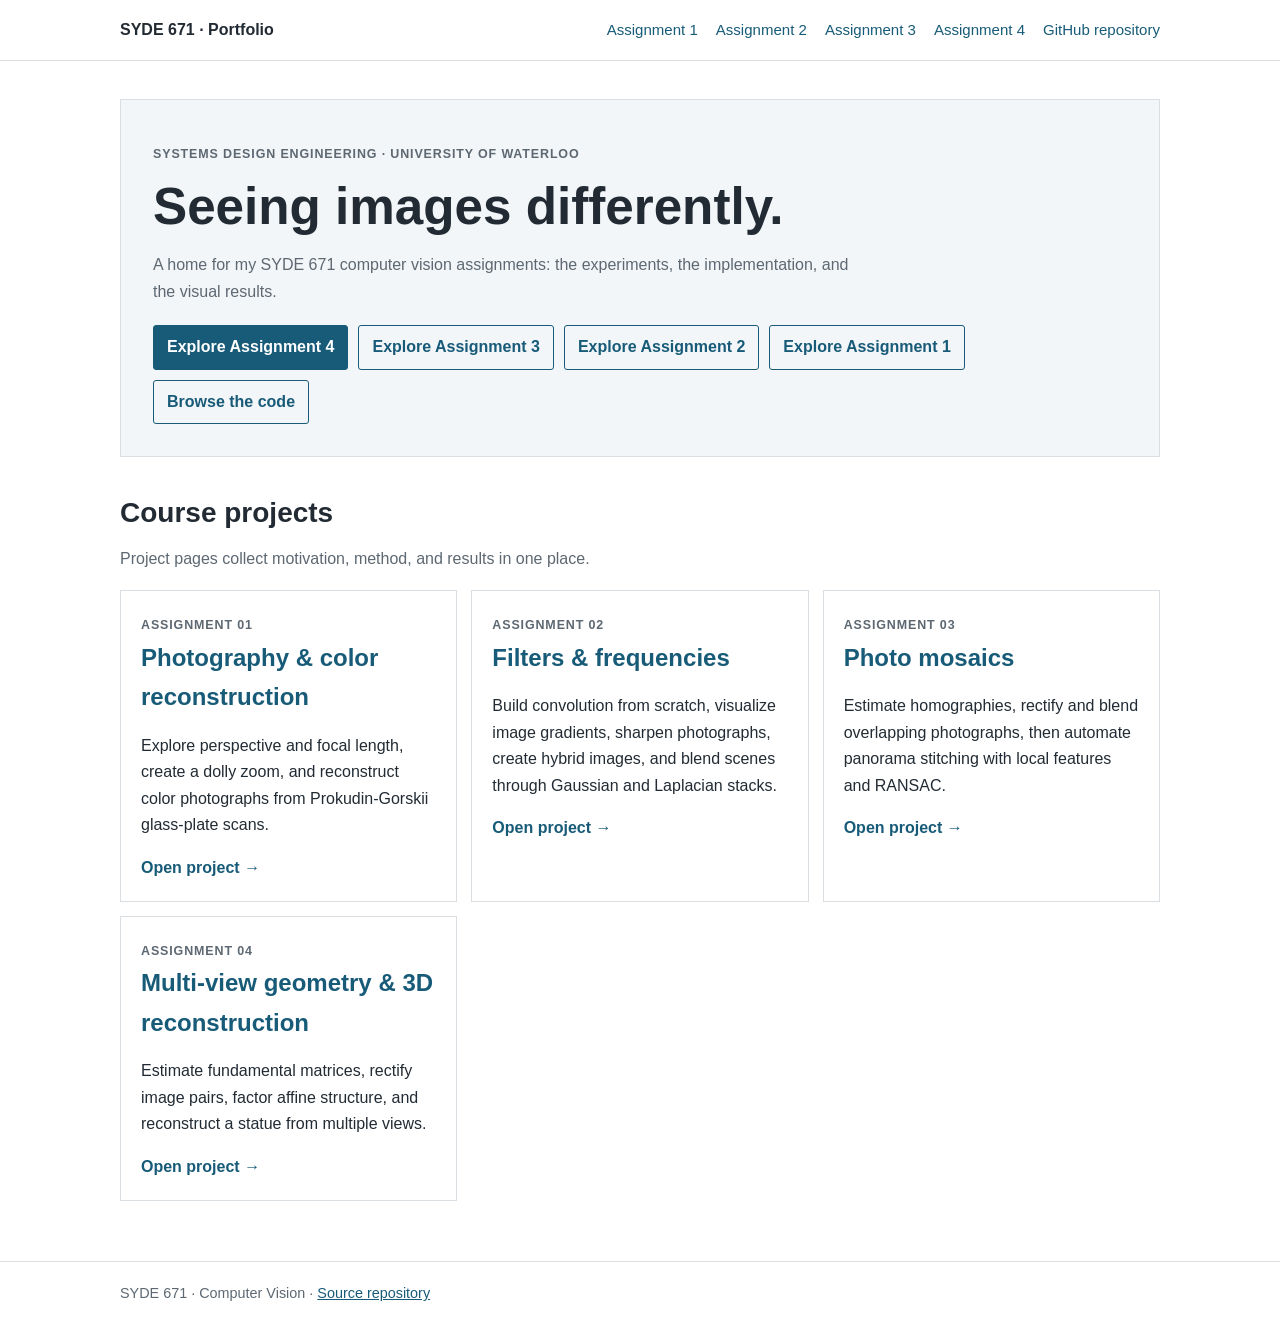
<file: docs/index.html>
<!doctype html>
<html lang="en">

<head>
    <meta charset="utf-8">
    <meta name="viewport" content="width=device-width, initial-scale=1">
    <meta name="description" content="SYDE 671 course assignment portfolio">
    <title>SYDE 671 | Assignment Portfolio</title>
    <link rel="stylesheet" href="./style.css">
</head>

<body>
    <header class="site-header">
        <nav class="nav" aria-label="Main navigation">
            <a class="brand" href="./">SYDE 671 · Portfolio</a>
            <div class="nav-links"><a href="./Assignment1/">Assignment 1</a><a
                    href="./Assignment2/index.html">Assignment 2</a><a href="./Assignment3/index.html">Assignment
                    3</a><a href="./Assignment4/index.html">Assignment 4</a><a
                    href="https://github.com/n-zhao12/SYDE671-assignments">GitHub repository</a></div>
        </nav>
    </header>
    <main class="container">
        <section class="hero">
            <p class="eyebrow">Systems Design Engineering · University of Waterloo</p>
            <h1>Seeing images differently.</h1>
            <p>A home for my SYDE 671 computer vision assignments: the experiments, the implementation, and the visual
                results.</p>
            <div class="hero-actions"><a class="button" href="./Assignment4/index.html">Explore Assignment 4</a><a
                    class="button secondary" href="./Assignment3/index.html">Explore Assignment 3</a><a
                    class="button secondary" href="./Assignment2/index.html">Explore Assignment 2</a><a
                    class="button secondary" href="./Assignment1/">Explore Assignment 1</a><a class="button secondary"
                    href="https://github.com/n-zhao12/SYDE671-assignments">Browse the code</a>
            </div>
        </section>
        <section class="section">
            <div class="section-heading">
                <h2>Course projects</h2>
                <p>Project pages collect motivation, method, and results in one place.</p>
            </div>
            <div class="grid"><a class="card card-link" href="./Assignment1/"><span class="number">Assignment 01</span>
                    <h2>Photography &amp; color reconstruction</h2>
                    <p>Explore perspective and focal length, create a dolly zoom, and reconstruct color photographs from
                        Prokudin-Gorskii glass-plate scans.</p><span class="tag">Open project →</span>
                </a><a class="card card-link" href="./Assignment2/index.html"><span class="number">Assignment 02</span>
                    <h2>Filters &amp; frequencies</h2>
                    <p>Build convolution from scratch, visualize image gradients, sharpen photographs, create hybrid
                        images, and blend scenes through Gaussian and Laplacian stacks.</p><span class="tag">Open
                        project &rarr;</span>
                </a><a class="card card-link" href="./Assignment3/index.html"><span class="number">Assignment 03</span>
                    <h2>Photo mosaics</h2>
                    <p>Estimate homographies, rectify and blend overlapping photographs, then automate panorama
                        stitching with local features and RANSAC.</p><span class="tag">Open project &rarr;</span>
                </a><a class="card card-link" href="./Assignment4/index.html"><span class="number">Assignment 04</span>
                    <h2>Multi-view geometry &amp; 3D reconstruction</h2>
                    <p>Estimate fundamental matrices, rectify image pairs, factor affine structure, and reconstruct a
                        statue from multiple views.</p><span class="tag">Open project &rarr;</span>
                </a></div>
        </section>
    </main>
    <footer class="site-footer">
        <div class="container">SYDE 671 · Computer Vision · <a
                href="https://github.com/n-zhao12/SYDE671-assignments">Source repository</a></div>
    </footer>
</body>

</html>
</file>
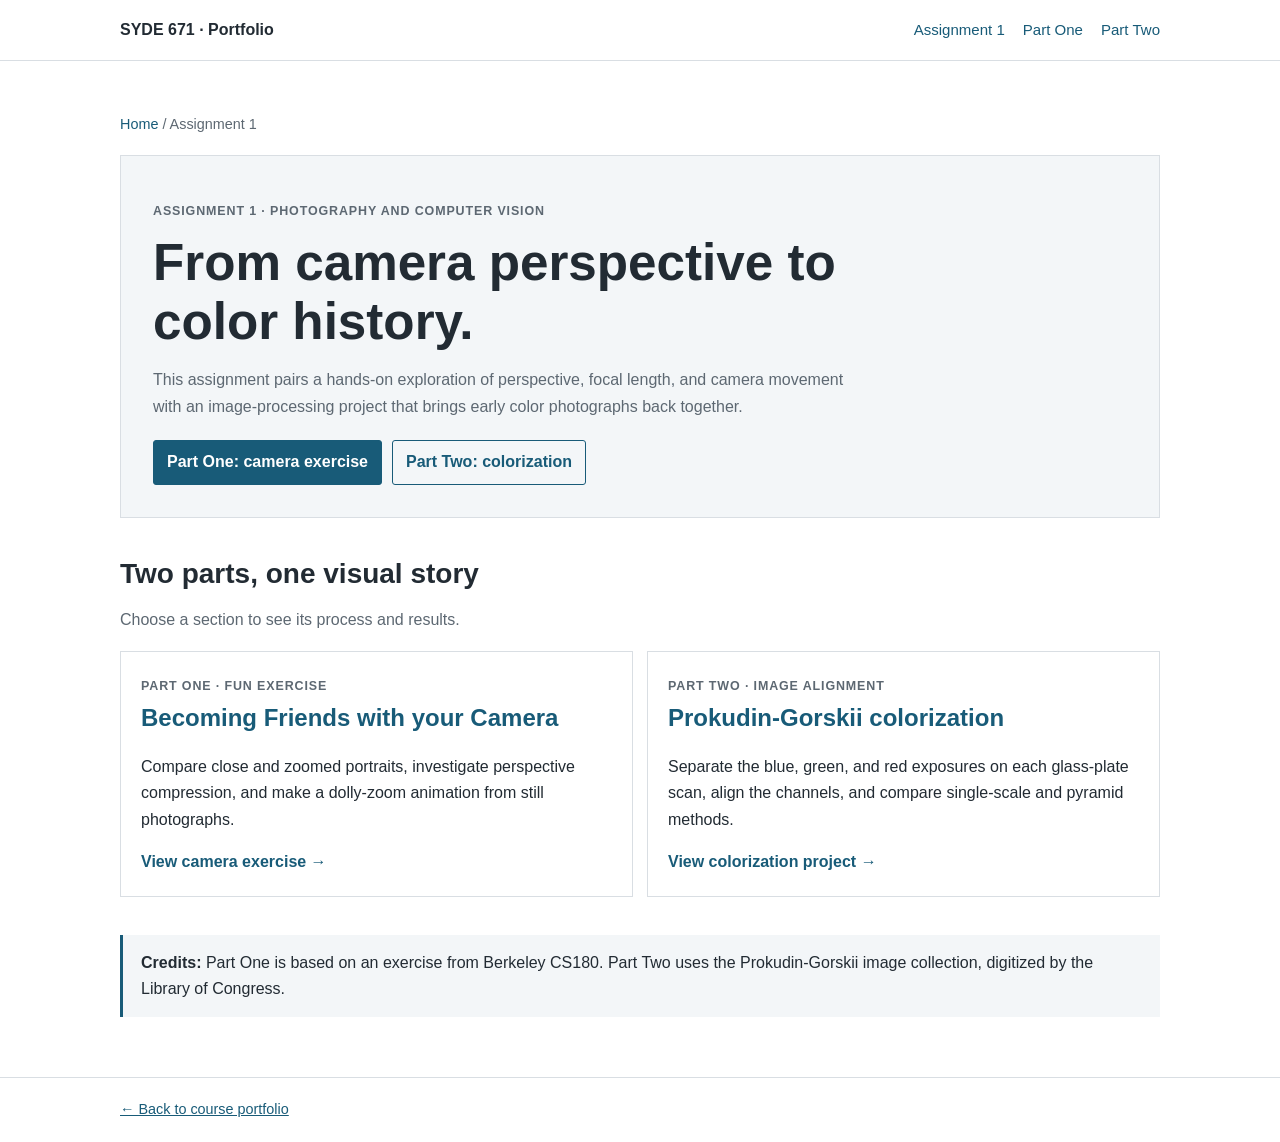
<file: docs/Assignment1/index.html>
<!doctype html>
<html lang="en">

<head>
    <meta charset="utf-8">
    <meta name="viewport" content="width=device-width, initial-scale=1">
    <meta name="description" content="SYDE 671 Assignment 1: camera perspective and Prokudin-Gorskii colorization">
    <title>Assignment 1 | SYDE 671</title>
    <link rel="stylesheet" href="../style.css">
</head>

<body>
    <header class="site-header">
        <nav class="nav" aria-label="Main navigation">
            <a class="brand" href="../">SYDE 671 · Portfolio</a>
            <div class="nav-links"><a href="./">Assignment 1</a><a href="./Part1/">Part One</a><a href="./Part2/">Part
                    Two</a></div>
        </nav>
    </header>
    <main class="container">
        <p class="breadcrumbs"><a href="../">Home</a> / Assignment 1</p>
        <section class="hero">
            <p class="eyebrow">Assignment 1 · Photography and computer vision</p>
            <h1>From camera perspective to color history.</h1>
            <p>This assignment pairs a hands-on exploration of perspective, focal length, and camera movement with an
                image-processing project that brings early color photographs back together.</p>
            <div class="hero-actions"><a class="button" href="./Part1/">Part One: camera exercise</a><a
                    class="button secondary" href="./Part2/">Part Two: colorization</a></div>
        </section>
        <section class="section">
            <div class="section-heading">
                <h2>Two parts, one visual story</h2>
                <p>Choose a section to see its process and results.</p>
            </div>
            <div class="grid">
                <a class="card card-link" href="./Part1/"><span class="number">Part One · Fun Exercise</span>
                    <h2>Becoming Friends with your Camera</h2>
                    <p>Compare close and zoomed portraits, investigate perspective compression, and make a dolly-zoom
                        animation from still photographs.</p><span class="tag">View camera exercise →</span>
                </a>
                <a class="card card-link" href="./Part2/"><span class="number">Part Two · Image alignment</span>
                    <h2>Prokudin-Gorskii colorization</h2>
                    <p>Separate the blue, green, and red exposures on each glass-plate scan, align the channels, and
                        compare single-scale and pyramid methods.</p><span class="tag">View colorization project
                        →</span>
                </a>
            </div>
        </section>
        <section class="section callout">
            <p><strong>Credits:</strong> Part One is based on an exercise from Berkeley CS180. Part Two uses the
                Prokudin-Gorskii image collection, digitized by the Library of Congress.</p>
        </section>
    </main>
    <footer class="site-footer">
        <div class="container"><a href="../">← Back to course portfolio</a></div>
    </footer>
</body>

</html>
</file>
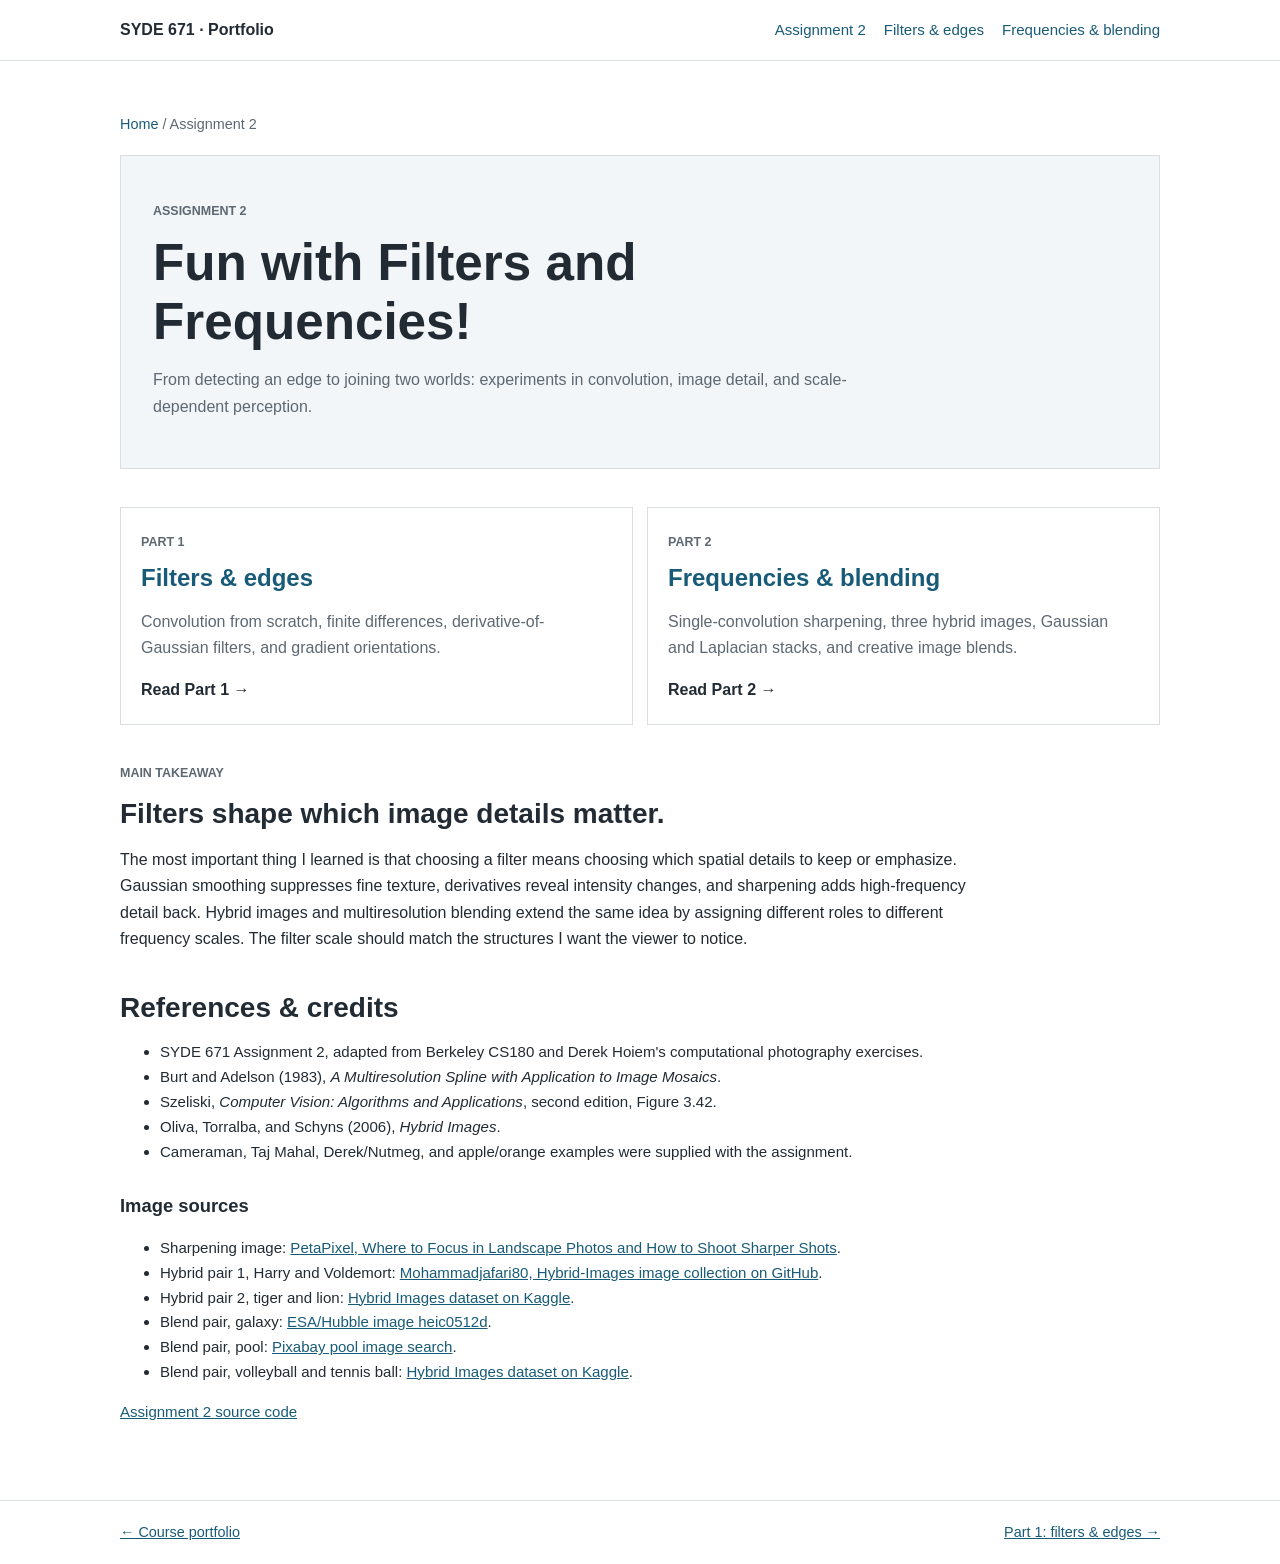
<file: docs/Assignment2/index.html>
<!doctype html>
<html lang="en">

<head>
    <meta charset="utf-8">
    <meta name="viewport" content="width=device-width, initial-scale=1">
    <meta name="description"
        content="SYDE 671 Assignment 2: convolution, image gradients, sharpening, hybrid images, and multiresolution blending.">
    <title>Assignment 2: Filters &amp; Frequencies | SYDE 671</title>
    <link rel="stylesheet" href="../style.css">
    <link rel="stylesheet" href="./report.css">
</head>

<body class="assignment-two">
    <header class="site-header">
        <nav class="nav" aria-label="Main navigation">
            <a class="brand" href="../index.html">SYDE 671 &middot; Portfolio</a>
            <div class="nav-links"><a href="./index.html" aria-current="page">Assignment 2</a><a
                    href="./Part1/index.html">Filters &amp; edges</a><a href="./Part2/index.html">Frequencies &amp;
                    blending</a></div>
        </nav>
    </header>
    <main class="container report">
        <p class="breadcrumbs"><a href="../index.html">Home</a> / Assignment 2</p>
        <header class="report-header">
            <p class="eyebrow">Assignment 2</p>
            <h1>Fun with Filters and Frequencies!</h1>
            <p class="lead">From detecting an edge to joining two worlds: experiments in convolution, image detail, and
                scale-dependent perception.</p>
        </header>
        <section class="part-links" aria-label="Assignment sections">
            <a href="./Part1/index.html"><span class="eyebrow">Part 1</span>
                <h2>Filters &amp; edges</h2>
                <p>Convolution from scratch, finite differences, derivative-of-Gaussian filters, and gradient
                    orientations.</p><span class="text-link">Read Part 1 &rarr;</span>
            </a>
            <a href="./Part2/index.html"><span class="eyebrow">Part 2</span>
                <h2>Frequencies &amp; blending</h2>
                <p>Single-convolution sharpening, three hybrid images, Gaussian and Laplacian stacks, and creative image
                    blends.</p><span class="text-link">Read Part 2 &rarr;</span>
            </a>
        </section>
        <section class="report-section" id="takeaway">
            <p class="eyebrow">Main takeaway</p>
            <h2>Filters shape which image details matter.</h2>
            <p>The most important thing I learned is that choosing a filter means choosing which spatial details to keep
                or emphasize. Gaussian smoothing suppresses fine texture, derivatives reveal intensity changes, and
                sharpening adds high-frequency detail back. Hybrid images and multiresolution blending extend the same
                idea by assigning different roles to different frequency scales. The filter scale should match the
                structures I want the viewer to notice.</p>
        </section>
        <section class="report-section references" id="references">
            <h2>References &amp; credits</h2>
            <ul>
                <li>SYDE 671 Assignment 2, adapted from Berkeley CS180 and Derek Hoiem's computational photography
                    exercises.</li>
                <li>Burt and Adelson (1983), <cite>A Multiresolution Spline with Application to Image Mosaics</cite>.</li>
                <li>Szeliski, <cite>Computer Vision: Algorithms and Applications</cite>, second edition, Figure 3.42.
                </li>
                <li>Oliva, Torralba, and Schyns (2006), <cite>Hybrid Images</cite>.</li>
                <li>Cameraman, Taj Mahal, Derek/Nutmeg, and apple/orange examples were supplied with the assignment.
                </li>
            </ul>
            <h3>Image sources</h3>
            <ul>
                <li>Sharpening image: <a
                        href="https://petapixel.com/2018/10/12/where-to-focus-in-landscape-photos-and-how-to-shoot-sharper-shots/">PetaPixel,
                        Where to Focus in Landscape Photos and How to Shoot Sharper Shots</a>.</li>
                <li>Hybrid pair 1, Harry and Voldemort: <a
                        href="https://github.com/Mohammadjafari80/Hybrid-Images/tree/main/images">Mohammadjafari80,
                        Hybrid-Images image collection on GitHub</a>.</li>
                <li>Hybrid pair 2, tiger and lion: <a
                        href="https://www.kaggle.com/datasets/aashanvitjanbandhu/hybrid-images">Hybrid Images dataset
                        on Kaggle</a>.</li>
                <li>Blend pair, galaxy: <a href="https://esahubble.org/images/heic0512d/">ESA/Hubble
                        image heic0512d</a>.</li>
                <li>Blend pair, pool: <a href="https://pixabay.com/images/search/pool/">Pixabay pool
                        image search</a>.</li>
                <li>Blend pair, volleyball and tennis ball: <a
                        href="https://www.kaggle.com/datasets/aashanvitjanbandhu/hybrid-images">Hybrid Images dataset
                        on Kaggle</a>.</li>
            </ul>
            <p><a href="https://github.com/n-zhao12/SYDE671-assignments/tree/main/Assignment2">Assignment 2 source
                    code</a></p>
        </section>
    </main>
    <footer class="site-footer">
        <div class="container"><a href="../index.html">&larr; Course portfolio</a><a href="./Part1/index.html">Part 1:
                filters &amp; edges &rarr;</a></div>
    </footer>
</body>

</html>
</file>
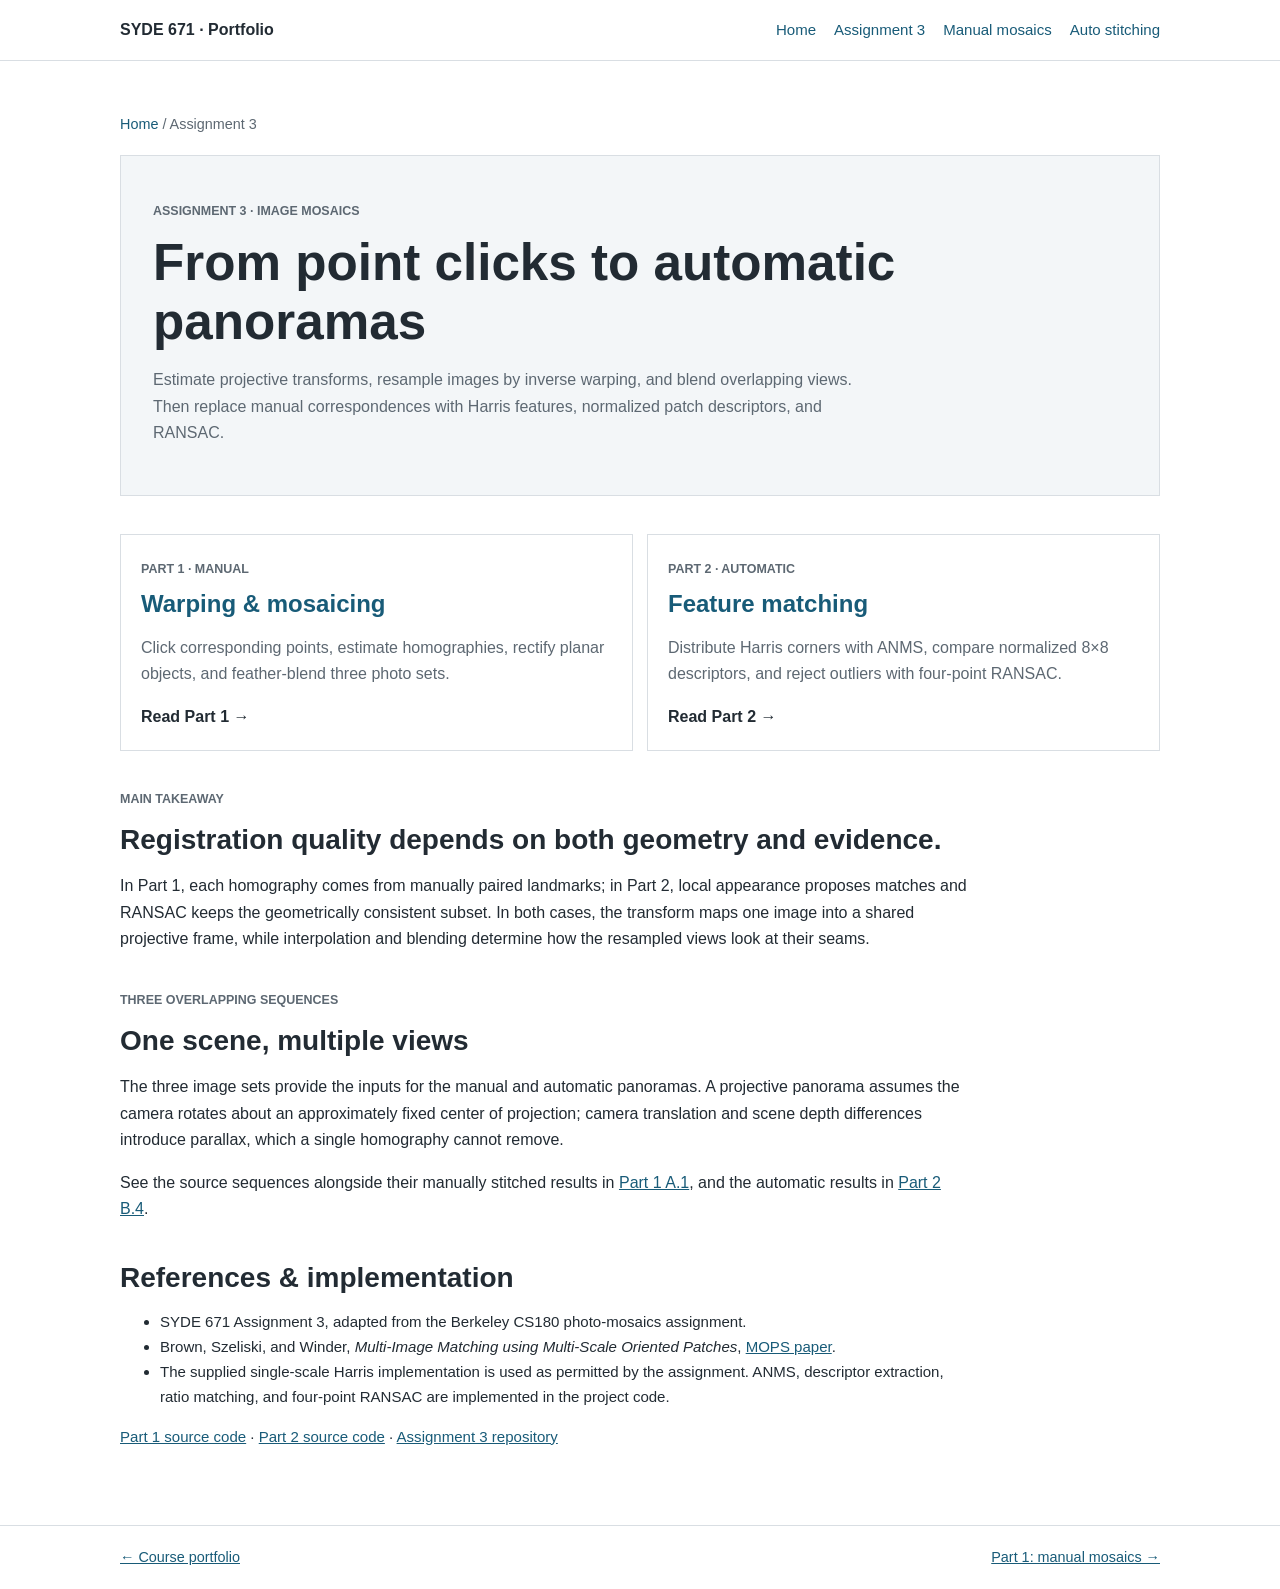
<file: docs/Assignment3/index.html>
<!doctype html>
<html lang="en">

<head>
    <meta charset="utf-8">
    <meta name="viewport" content="width=device-width, initial-scale=1">
    <meta name="description"
        content="SYDE 671 Assignment 3: manual image mosaicing, projective warping, feature matching, and automatic panorama stitching.">
    <title>Assignment 3: Photo Mosaics | SYDE 671</title>
    <link rel="stylesheet" href="../style.css">
    <link rel="stylesheet" href="./report.css">
</head>

<body class="assignment-three">
    <header class="site-header">
        <nav class="nav" aria-label="Main navigation">
            <a class="brand" href="../index.html">SYDE 671 &middot; Portfolio</a>
            <div class="nav-links"><a href="../index.html">Home</a><a href="./index.html" aria-current="page">Assignment
                    3</a><a href="./Part1/index.html">Manual mosaics</a><a href="./Part2/index.html">Auto stitching</a>
            </div>
        </nav>
    </header>
    <main class="container report">
        <p class="breadcrumbs"><a href="../index.html">Home</a> / Assignment 3</p>
        <header class="report-header">
            <p class="eyebrow">Assignment 3 &middot; Image mosaics</p>
            <h1>From point clicks to automatic panoramas</h1>
            <p class="lead">Estimate projective transforms, resample images by inverse warping, and blend overlapping
                views. Then replace manual correspondences with Harris features, normalized patch descriptors, and
                RANSAC.</p>
        </header>
        <section class="part-links" aria-label="Assignment sections">
            <a href="./Part1/index.html"><span class="eyebrow">Part 1 &middot; Manual</span>
                <h2>Warping &amp; mosaicing</h2>
                <p>Click corresponding points, estimate homographies, rectify planar objects, and feather-blend three
                    photo sets.</p><span class="text-link">Read Part 1 &rarr;</span>
            </a>
            <a href="./Part2/index.html"><span class="eyebrow">Part 2 &middot; Automatic</span>
                <h2>Feature matching</h2>
                <p>Distribute Harris corners with ANMS, compare normalized 8&times;8 descriptors, and reject outliers
                    with four-point RANSAC.</p><span class="text-link">Read Part 2 &rarr;</span>
            </a>
        </section>

        <section class="report-section" id="takeaway">
            <p class="eyebrow">Main takeaway</p>
            <h2>Registration quality depends on both geometry and evidence.</h2>
            <p>In Part 1, each homography comes from manually paired landmarks; in Part 2, local appearance proposes
                matches and RANSAC keeps the geometrically consistent subset. In both cases, the transform maps one
                image into a shared projective frame, while interpolation and blending determine how the resampled
                views look at their seams.</p>
        </section>

        <section class="report-section" id="datasets">
            <p class="eyebrow">Three overlapping sequences</p>
            <h2>One scene, multiple views</h2>
            <p>The three image sets provide the inputs for the manual and automatic panoramas. A projective panorama
                assumes the camera rotates about an approximately fixed center of projection; camera translation and
                scene depth differences introduce parallax, which a single homography cannot remove.</p>
            <p>See the source sequences alongside their manually stitched results in
                <a href="./Part1/index.html#capture">Part 1 A.1</a>, and the automatic results in
                <a href="./Part2/index.html#ransac">Part 2 B.4</a>.
            </p>
        </section>

        <section class="report-section references" id="references">
            <h2>References &amp; implementation</h2>
            <ul>
                <li>SYDE 671 Assignment 3, adapted from the Berkeley CS180 photo-mosaics assignment.</li>
                <li>Brown, Szeliski, and Winder, <cite>Multi-Image Matching using Multi-Scale Oriented Patches</cite>,
                    <a href="https://cal-cs180.github.io/fa25/hw/proj3/Papers/MOPS.pdf">MOPS paper</a>.
                </li>
                <li>The supplied single-scale Harris implementation is used as permitted by the assignment. ANMS,
                    descriptor extraction, ratio matching, and four-point RANSAC are implemented in the project code.
                </li>
            </ul>
            <p><a href="https://github.com/n-zhao12/SYDE671-assignments/tree/main/Assignment3/Part1">Part 1 source
                    code</a> &middot;
                <a href="https://github.com/n-zhao12/SYDE671-assignments/tree/main/Assignment3/Part2">Part 2 source
                    code</a> &middot;
                <a href="https://github.com/n-zhao12/SYDE671-assignments/tree/main/Assignment3">Assignment 3
                    repository</a>
            </p>
        </section>
    </main>
    <footer class="site-footer">
        <div class="container"><a href="../index.html">&larr; Course portfolio</a><a href="./Part1/index.html">Part 1:
                manual mosaics &rarr;</a></div>
    </footer>
    <script src="./image-links.js" defer></script>
</body>

</html>
</file>
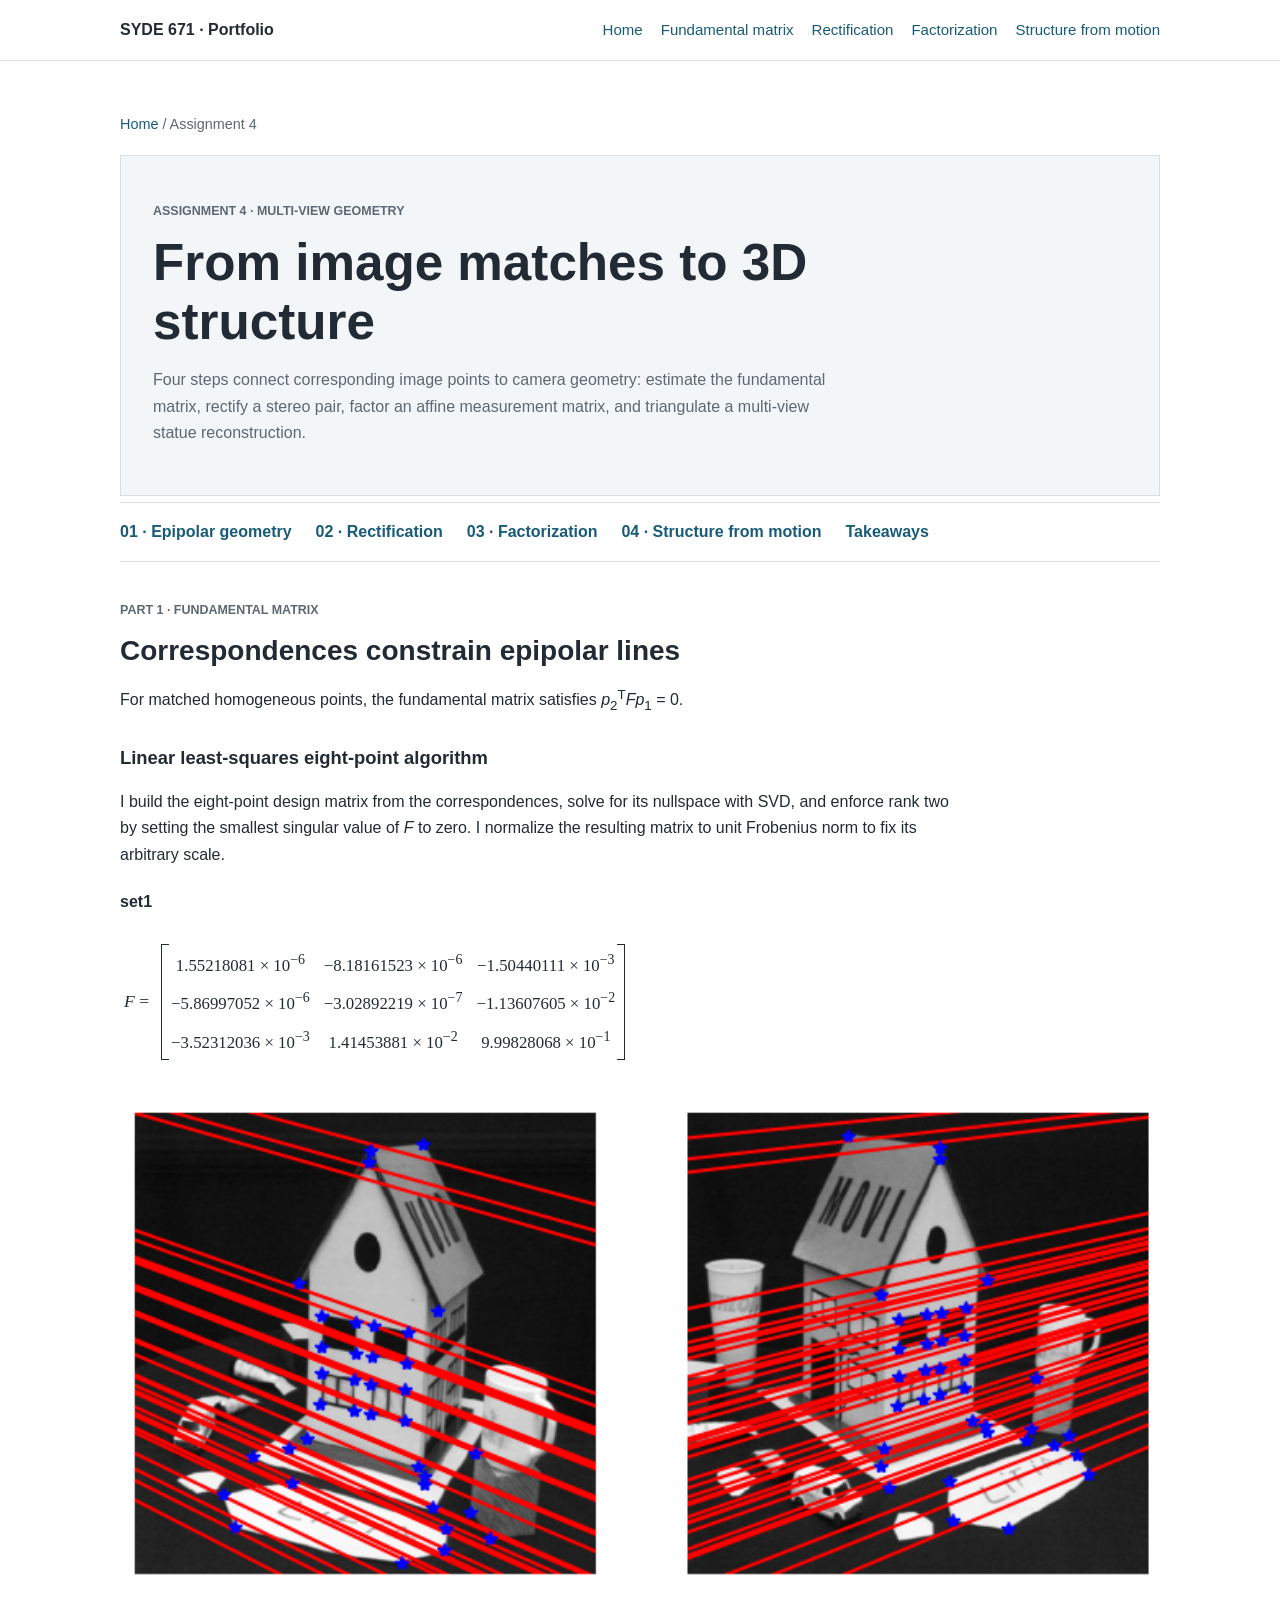
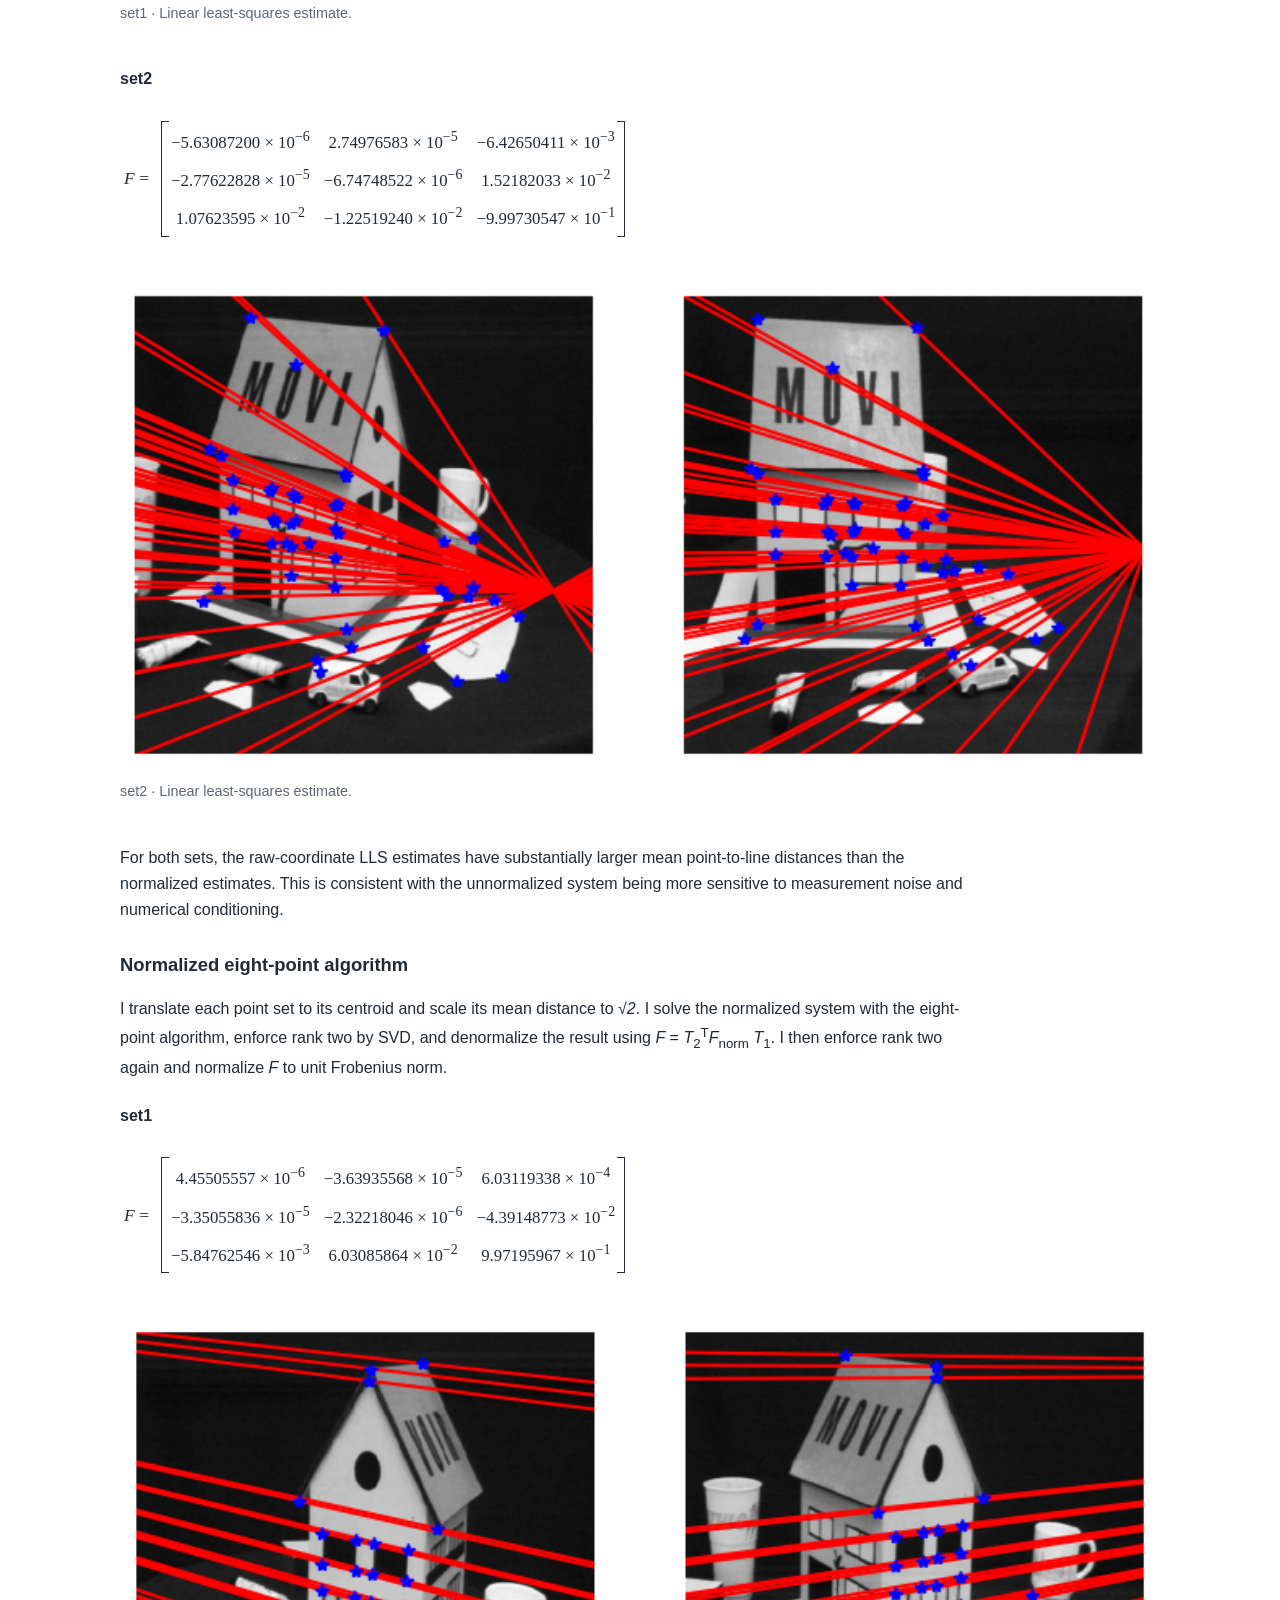
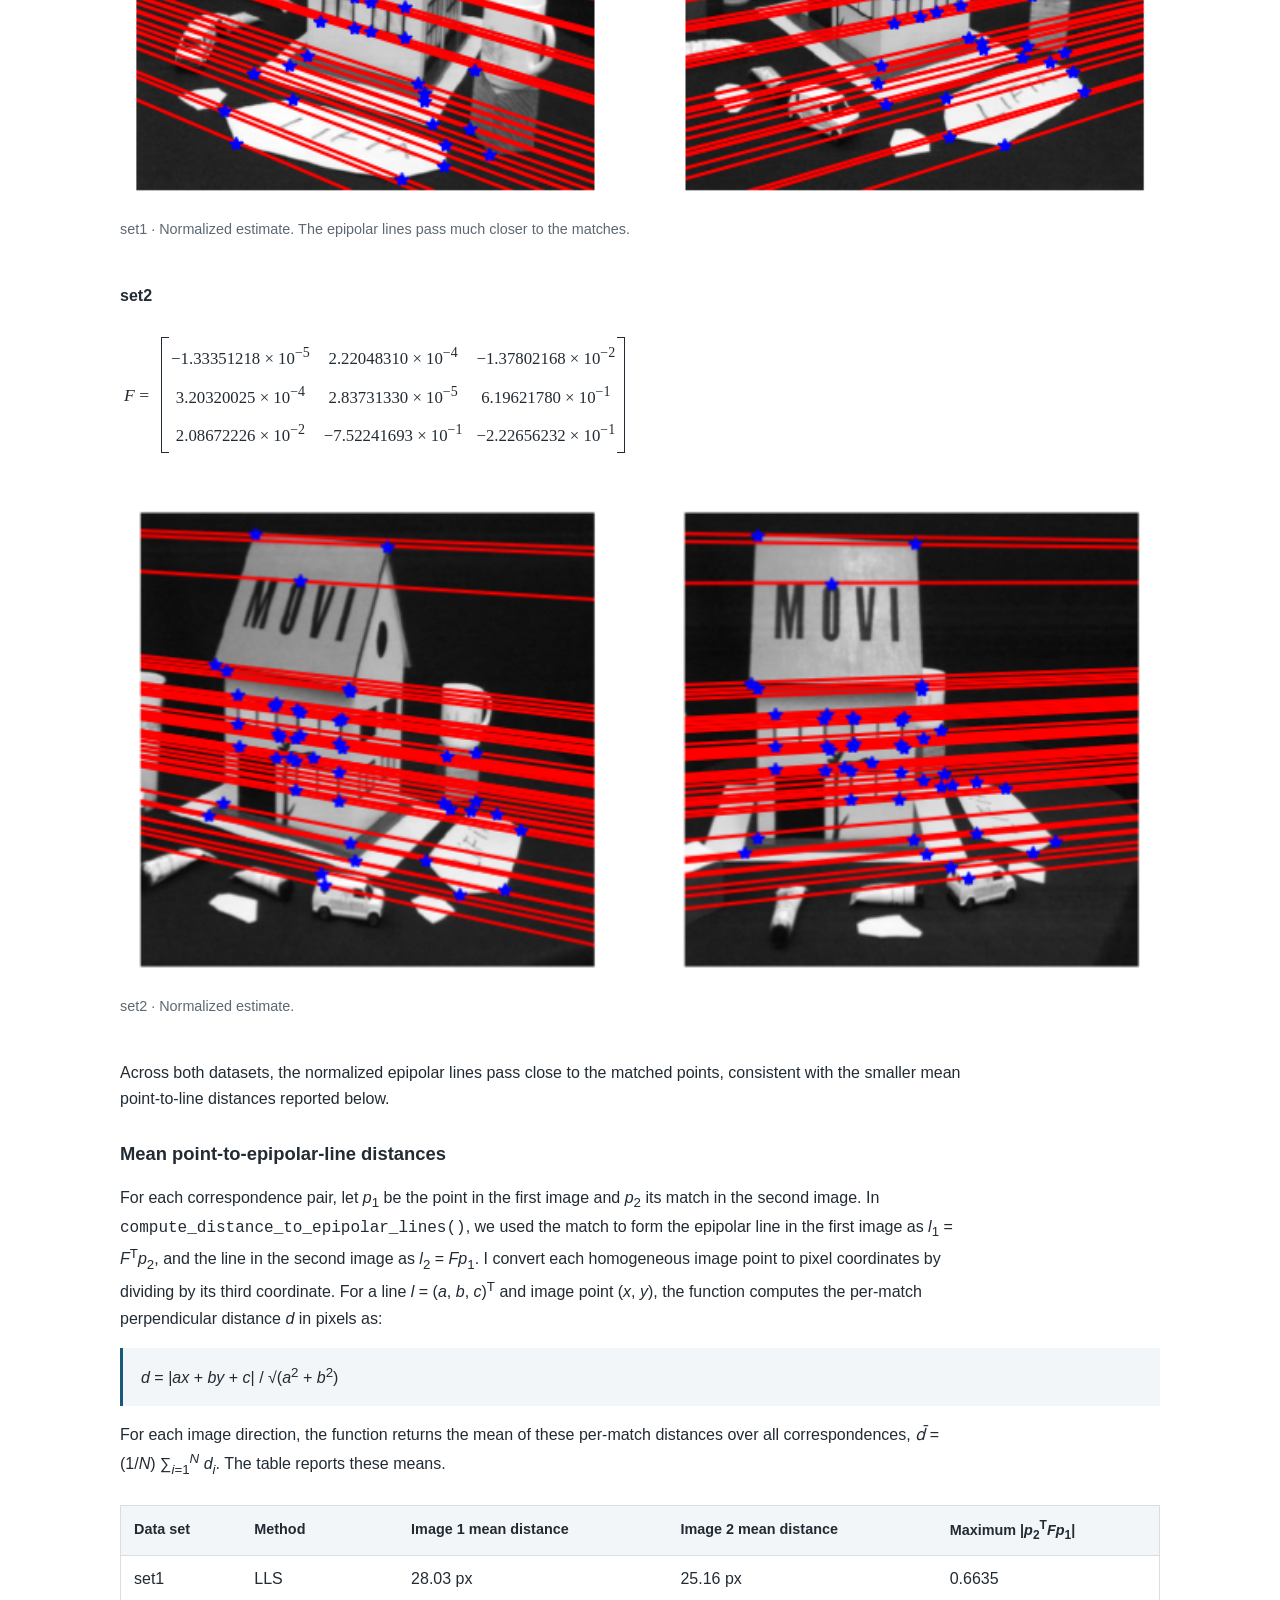
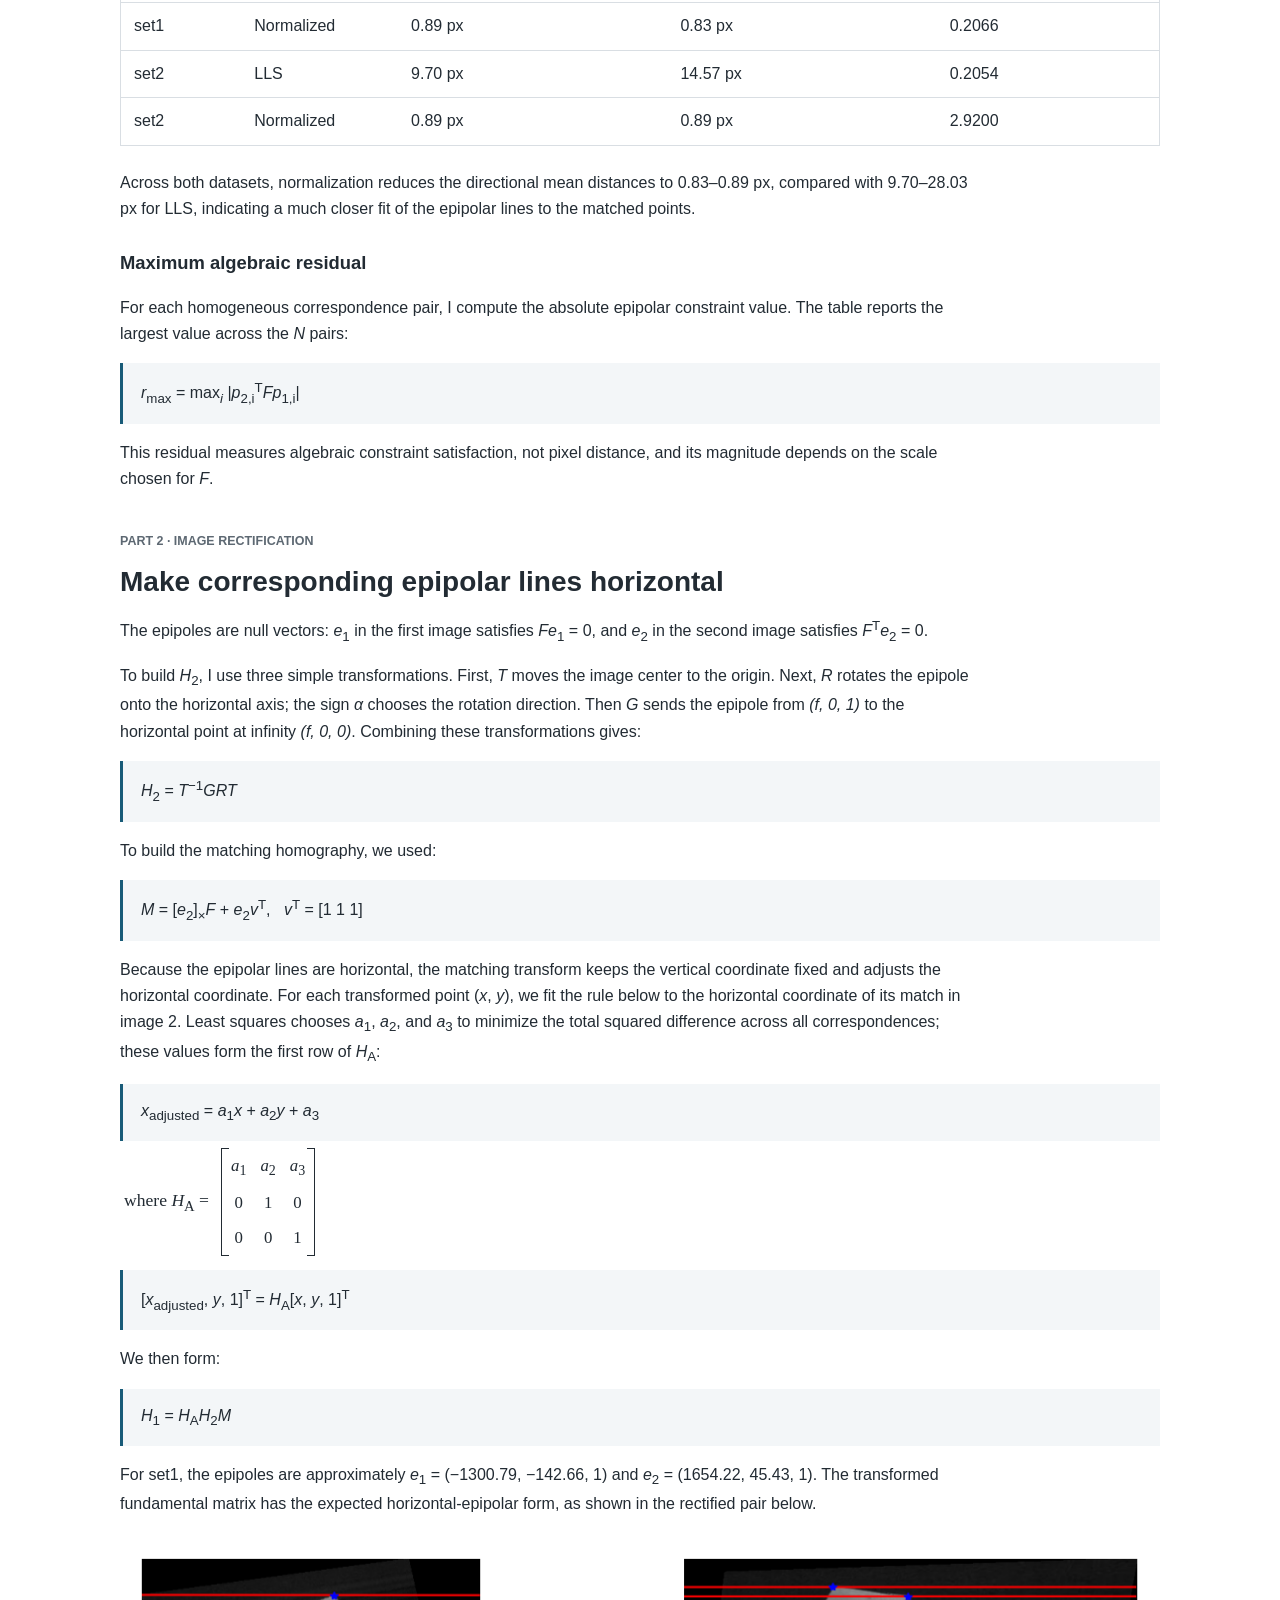
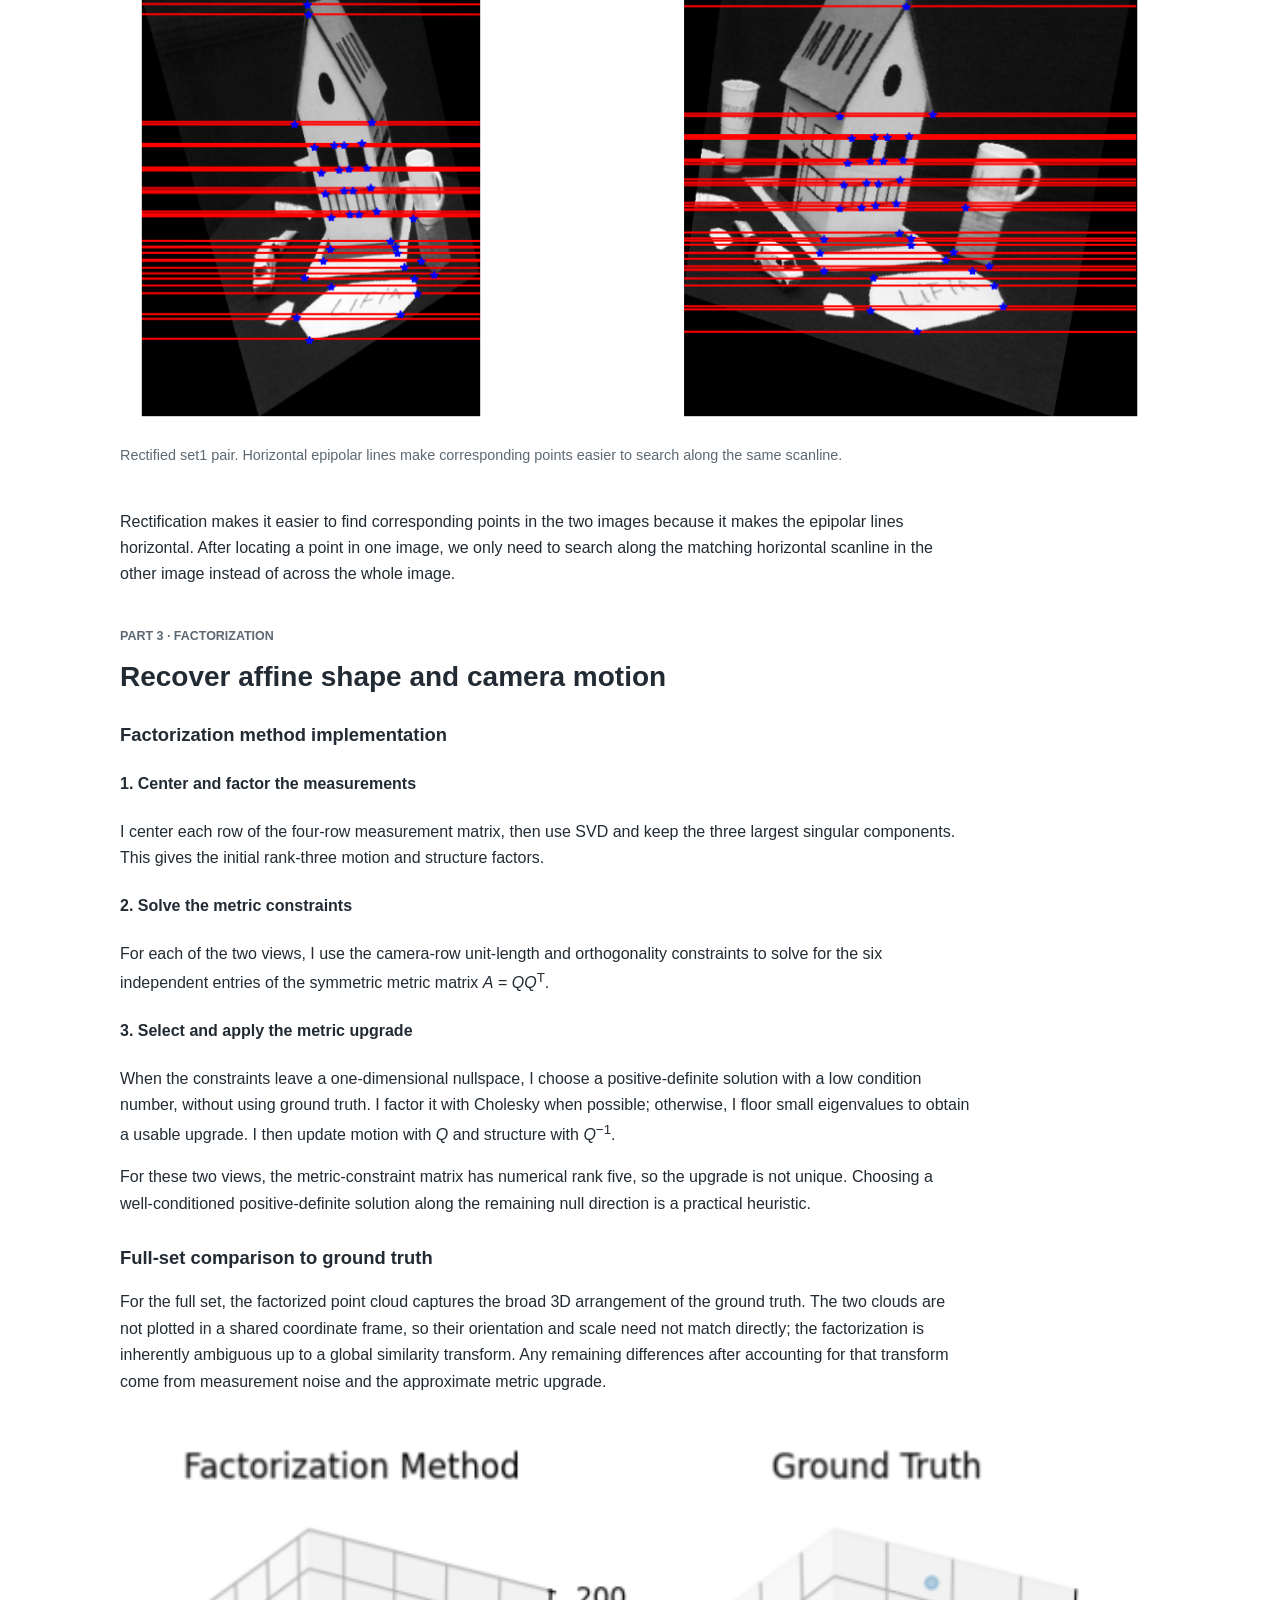
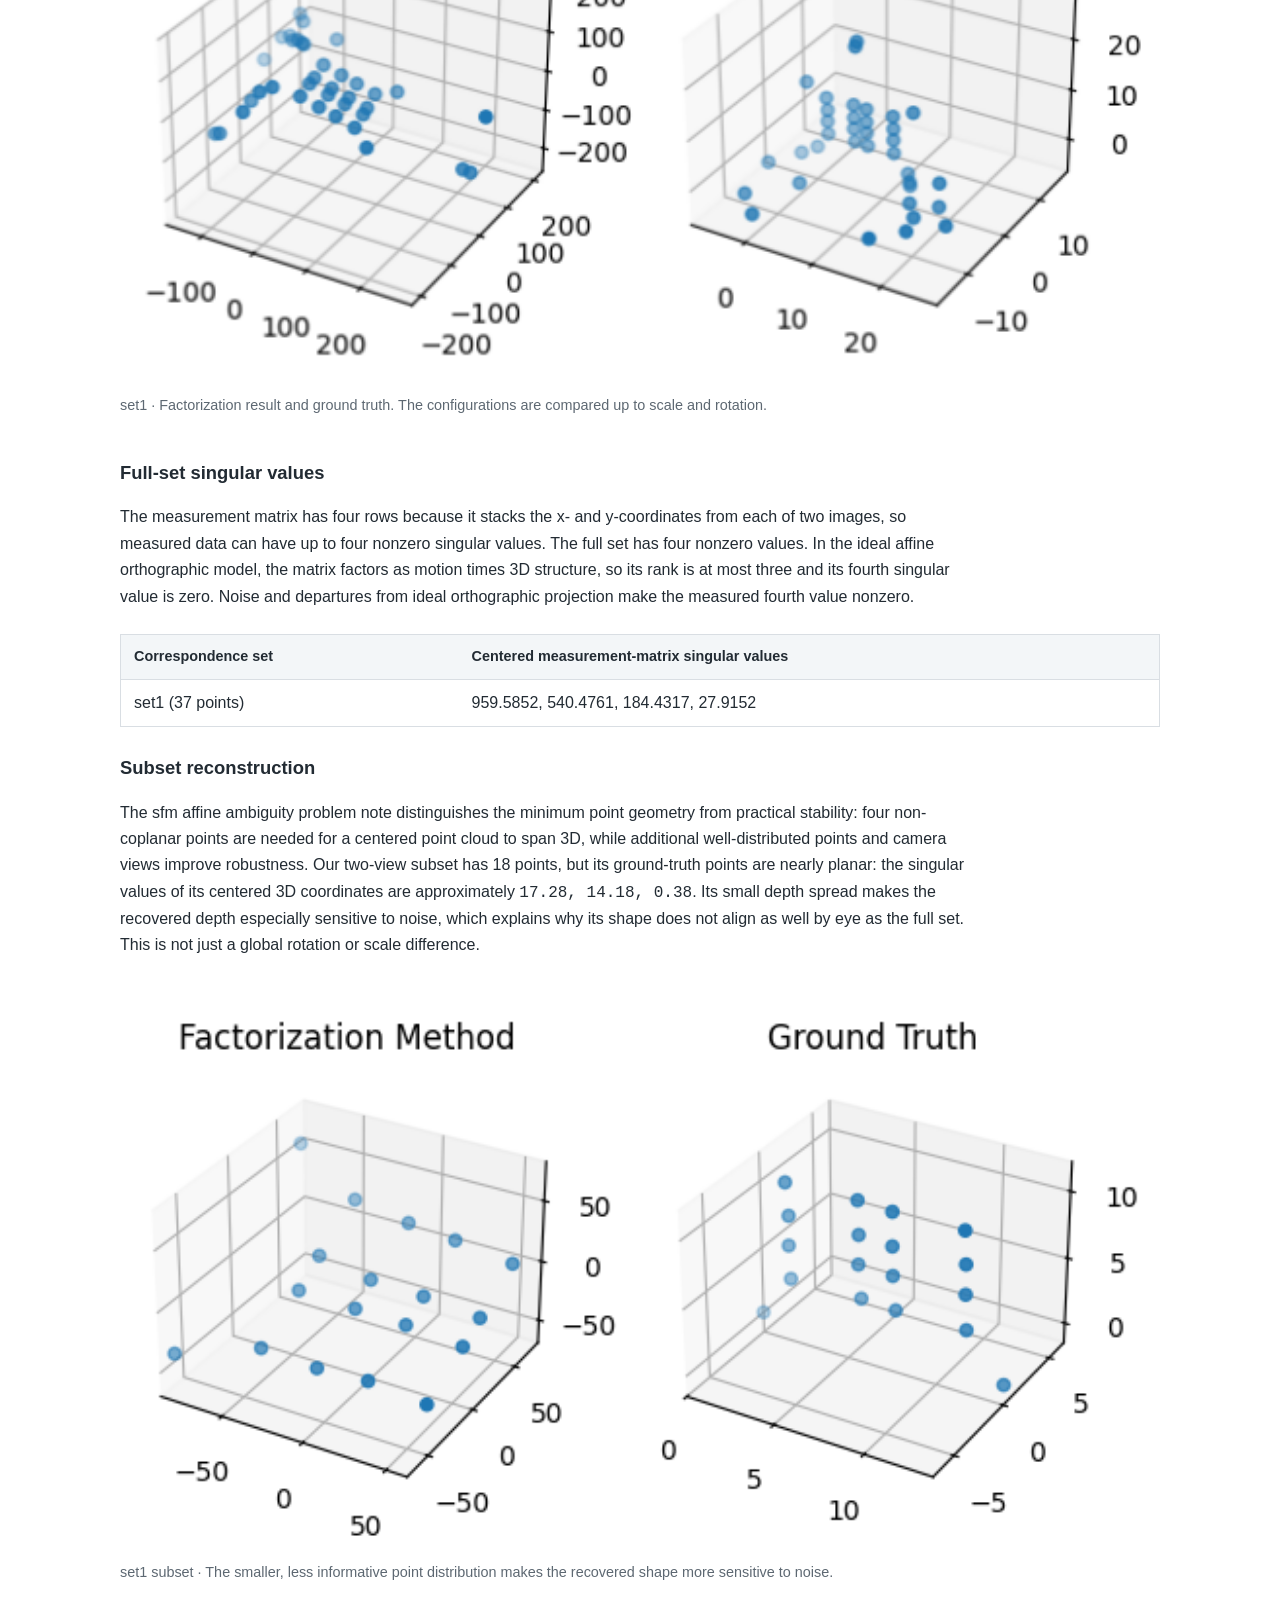
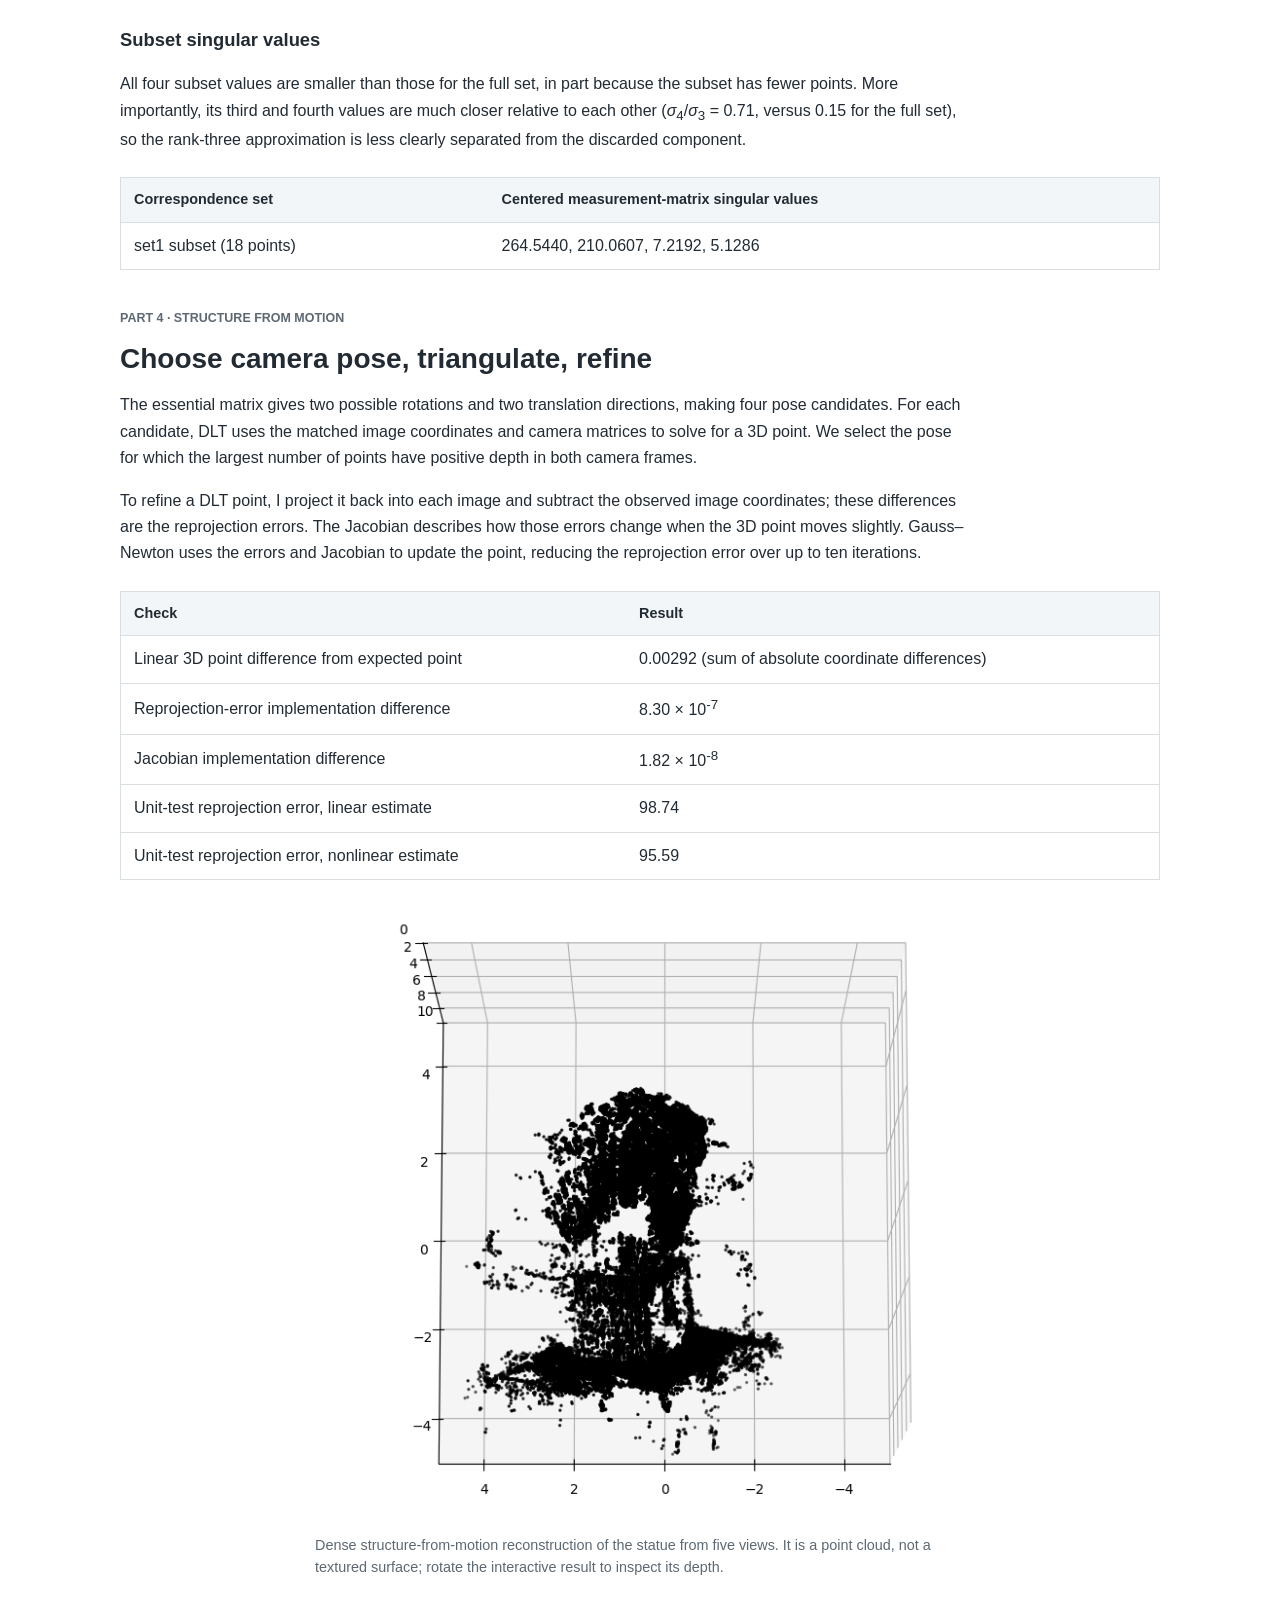
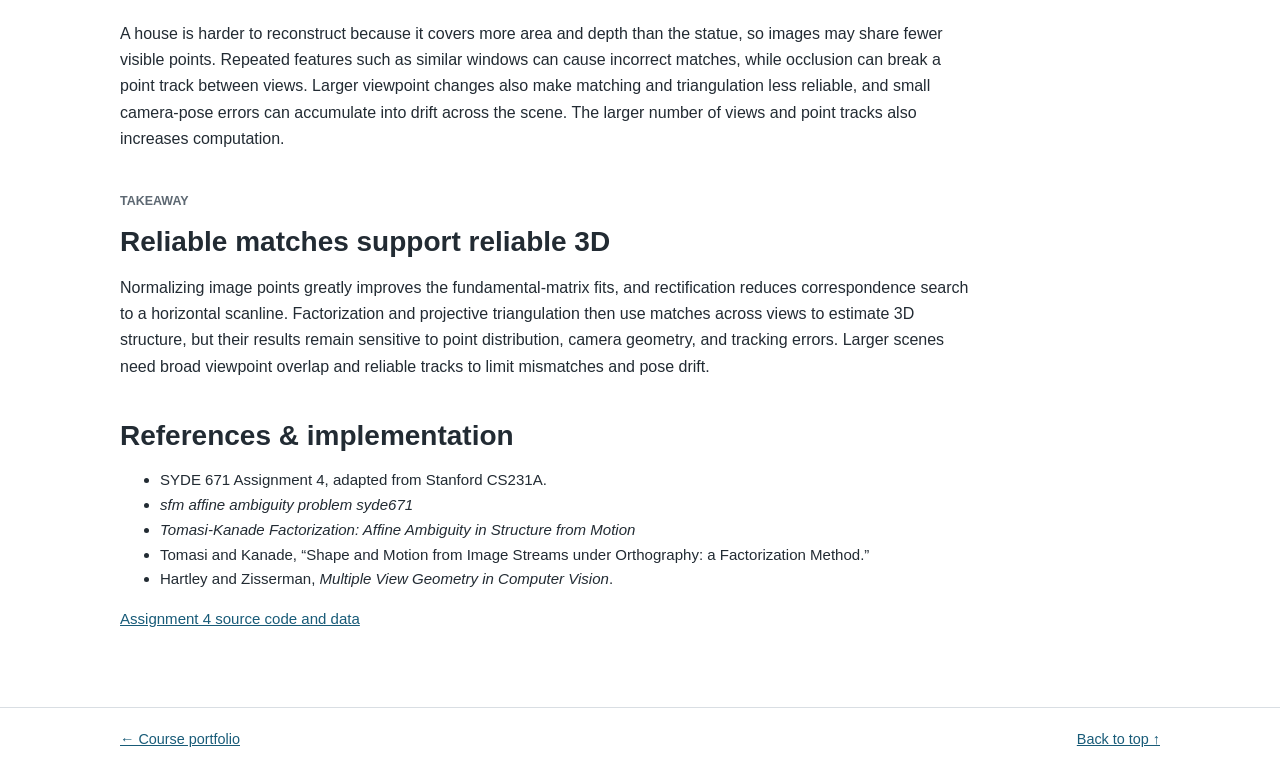
<file: docs/Assignment4/index.html>
<!doctype html>
<html lang="en">

<head>
    <meta charset="utf-8">
    <meta name="viewport" content="width=device-width, initial-scale=1">
    <meta name="description"
        content="SYDE 671 Assignment 4: epipolar geometry, image rectification, affine factorization, and structure from motion.">
    <title>Assignment 4: From Correspondences to 3D | SYDE 671</title>
    <link rel="stylesheet" href="../style.css">
    <link rel="stylesheet" href="../Assignment3/report.css">
</head>

<body class="assignment-three">
    <header class="site-header">
        <nav class="nav" aria-label="Main navigation">
            <a class="brand" href="../index.html">SYDE 671 &middot; Portfolio</a>
            <div class="nav-links">
                <a href="../index.html">Home</a>
                <a href="#p1">Fundamental matrix</a>
                <a href="#p2">Rectification</a>
                <a href="#p3">Factorization</a>
                <a href="#p4" aria-current="page">Structure from motion</a>
            </div>
        </nav>
    </header>

    <main class="container report">
        <p class="breadcrumbs"><a href="../index.html">Home</a> / Assignment 4</p>
        <header class="report-header">
            <p class="eyebrow">Assignment 4 &middot; Multi-view geometry</p>
            <h1>From image matches to 3D structure</h1>
            <p class="lead">Four steps connect corresponding image points to camera geometry: estimate the
                fundamental matrix, rectify a stereo pair, factor an affine measurement matrix, and triangulate a
                multi-view statue reconstruction.</p>
        </header>

        <nav class="section-nav" aria-label="Report sections">
            <a href="#p1">01 &middot; Epipolar geometry</a>
            <a href="#p2">02 &middot; Rectification</a>
            <a href="#p3">03 &middot; Factorization</a>
            <a href="#p4">04 &middot; Structure from motion</a>
            <a href="#reflection">Takeaways</a>
        </nav>

        <section class="report-section" id="p1">
            <p class="eyebrow">Part 1 &middot; Fundamental matrix</p>
            <h2>Correspondences constrain epipolar lines</h2>
            <p>For matched homogeneous points, the fundamental matrix satisfies
                <var>p</var><sub>2</sub><sup>T</sup><var>F</var><var>p</var><sub>1</sub> = 0.
            </p>

            <h3>Linear least-squares eight-point algorithm</h3>
            <p>I build the eight-point design matrix from the correspondences, solve for its nullspace with SVD, and
                enforce rank two by setting the smallest singular value of <var>F</var> to zero. I normalize the
                resulting matrix to unit Frobenius norm to fix its arbitrary scale.</p>

            <h4>set1</h4>
            <div class="matrix-equation matrix-3x3" role="math"
                aria-label="Set 1 linear least-squares fundamental matrix">
                <span class="matrix-name"><var>F</var> =</span>
                <div class="matrix-bracket" aria-hidden="true">
                    <div class="matrix-rows">
                        <span>1.55218081 &times; 10<sup>&minus;6</sup></span><span>&minus;8.18161523 &times;
                            10<sup>&minus;6</sup></span><span>&minus;1.50440111 &times; 10<sup>&minus;3</sup></span>
                        <span>&minus;5.86997052 &times; 10<sup>&minus;6</sup></span><span>&minus;3.02892219 &times;
                            10<sup>&minus;7</sup></span><span>&minus;1.13607605 &times; 10<sup>&minus;2</sup></span>
                        <span>&minus;3.52312036 &times; 10<sup>&minus;3</sup></span><span>1.41453881 &times;
                            10<sup>&minus;2</sup></span><span>9.99828068 &times; 10<sup>&minus;1</sup></span>
                    </div>
                </div>
            </div>
            <figure class="result">
                <a href="./results/p1_set1_LLS.png"><img src="./results/p1_set1_LLS.png"
                        alt="Set 1 image pair with LLS epipolar lines and matched points"></a>
                <figcaption>set1 &middot; Linear least-squares estimate.</figcaption>
            </figure>

            <h4>set2</h4>
            <div class="matrix-equation matrix-3x3" role="math"
                aria-label="Set 2 linear least-squares fundamental matrix">
                <span class="matrix-name"><var>F</var> =</span>
                <div class="matrix-bracket" aria-hidden="true">
                    <div class="matrix-rows">
                        <span>&minus;5.63087200 &times; 10<sup>&minus;6</sup></span><span>2.74976583 &times;
                            10<sup>&minus;5</sup></span><span>&minus;6.42650411 &times; 10<sup>&minus;3</sup></span>
                        <span>&minus;2.77622828 &times; 10<sup>&minus;5</sup></span><span>&minus;6.74748522 &times;
                            10<sup>&minus;6</sup></span><span>1.52182033 &times; 10<sup>&minus;2</sup></span>
                        <span>1.07623595 &times; 10<sup>&minus;2</sup></span><span>&minus;1.22519240 &times;
                            10<sup>&minus;2</sup></span><span>&minus;9.99730547 &times; 10<sup>&minus;1</sup></span>
                    </div>
                </div>
            </div>
            <figure class="result">
                <a href="./results/p1_set2_LLS.png"><img src="./results/p1_set2_LLS.png"
                        alt="Set 2 image pair with LLS epipolar lines and matched points"></a>
                <figcaption>set2 &middot; Linear least-squares estimate.</figcaption>
            </figure>
            <p>For both sets, the raw-coordinate LLS estimates have substantially larger mean point-to-line distances
                than the normalized estimates. This is consistent with the unnormalized system being more sensitive
                to measurement noise and numerical conditioning.</p>

            <h3>Normalized eight-point algorithm</h3>
            <p>I translate each point set to its centroid and scale its mean distance to <var>&radic;2</var>. I solve
                the normalized system with the eight-point algorithm, enforce rank two by SVD, and denormalize the
                result using <var>F</var> = <var>T</var><sub>2</sub><sup>T</sup><var>F</var><sub>norm</sub>
                <var>T</var><sub>1</sub>. I then enforce rank two again and normalize <var>F</var> to unit
                Frobenius norm.
            </p>

            <h4>set1</h4>
            <div class="matrix-equation matrix-3x3" role="math" aria-label="Set 1 normalized fundamental matrix">
                <span class="matrix-name"><var>F</var> =</span>
                <div class="matrix-bracket" aria-hidden="true">
                    <div class="matrix-rows">
                        <span>4.45505557 &times; 10<sup>&minus;6</sup></span><span>&minus;3.63935568 &times;
                            10<sup>&minus;5</sup></span><span>6.03119338 &times; 10<sup>&minus;4</sup></span>
                        <span>&minus;3.35055836 &times; 10<sup>&minus;5</sup></span><span>&minus;2.32218046 &times;
                            10<sup>&minus;6</sup></span><span>&minus;4.39148773 &times; 10<sup>&minus;2</sup></span>
                        <span>&minus;5.84762546 &times; 10<sup>&minus;3</sup></span><span>6.03085864 &times;
                            10<sup>&minus;2</sup></span><span>9.97195967 &times; 10<sup>&minus;1</sup></span>
                    </div>
                </div>
            </div>
            <figure class="result">
                <a href="./results/p1_set1_normalized.png"><img src="./results/p1_set1_normalized.png"
                        alt="Set 1 image pair with normalized eight-point epipolar lines and matched points"></a>
                <figcaption>set1 &middot; Normalized estimate. The epipolar lines pass much closer to the matches.
                </figcaption>
            </figure>

            <h4>set2</h4>
            <div class="matrix-equation matrix-3x3" role="math" aria-label="Set 2 normalized fundamental matrix">
                <span class="matrix-name"><var>F</var> =</span>
                <div class="matrix-bracket" aria-hidden="true">
                    <div class="matrix-rows">
                        <span>&minus;1.33351218 &times; 10<sup>&minus;5</sup></span><span>2.22048310 &times;
                            10<sup>&minus;4</sup></span><span>&minus;1.37802168 &times; 10<sup>&minus;2</sup></span>
                        <span>3.20320025 &times; 10<sup>&minus;4</sup></span><span>2.83731330 &times;
                            10<sup>&minus;5</sup></span><span>6.19621780 &times; 10<sup>&minus;1</sup></span>
                        <span>2.08672226 &times; 10<sup>&minus;2</sup></span><span>&minus;7.52241693 &times;
                            10<sup>&minus;1</sup></span><span>&minus;2.22656232 &times; 10<sup>&minus;1</sup></span>
                    </div>
                </div>
            </div>
            <figure class="result">
                <a href="./results/p1_set2_normalized.png"><img src="./results/p1_set2_normalized.png"
                        alt="Set 2 image pair with normalized eight-point epipolar lines and matched points"></a>
                <figcaption>set2 &middot; Normalized estimate.</figcaption>
            </figure>
            <p>Across both datasets, the normalized epipolar lines pass close to the matched points, consistent with
                the smaller mean point-to-line distances reported below.</p>

            <h3>Mean point-to-epipolar-line distances</h3>
            <p>For each correspondence pair, let <var>p</var><sub>1</sub> be the point in the first image and
                <var>p</var><sub>2</sub> its match in the second image. In
                <code>compute_distance_to_epipolar_lines()</code>, we used the match to form the epipolar line in the
                first image as
                <var>l</var><sub>1</sub> = <var>F</var><sup>T</sup><var>p</var><sub>2</sub>, and the line in the
                second image as <var>l</var><sub>2</sub> = <var>F</var><var>p</var><sub>1</sub>. I convert each
                homogeneous image point to pixel coordinates by dividing by its third coordinate. For a line
                <var>l</var> = (<var>a</var>, <var>b</var>, <var>c</var>)<sup>T</sup> and image point
                (<var>x</var>, <var>y</var>), the function computes the per-match perpendicular distance
                <var>d</var> in pixels as:
            </p>
            <div class="equation" role="math"
                aria-label="Point to line distance equals absolute a x plus b y plus c divided by the square root of a squared plus b squared">
                <var>d</var> = |<var>a</var><var>x</var> + <var>b</var><var>y</var> + <var>c</var>| /
                &radic;(<var>a</var><sup>2</sup> + <var>b</var><sup>2</sup>)
            </div>
            <p>For each image direction, the function returns the mean of these per-match distances over all
                correspondences, <var>d&#772;</var> = (1/<var>N</var>)
                &sum;<sub><var>i</var>=1</sub><sup><var>N</var></sup>
                <var>d</var><sub><var>i</var></sub>. The table reports these means.
            </p>
            <div class="table-wrap">
                <table>
                    <thead>
                        <tr>
                            <th>Data set</th>
                            <th>Method</th>
                            <th>Image 1 mean distance</th>
                            <th>Image 2 mean distance</th>
                            <th>Maximum |<var>p</var><sub>2</sub><sup>T</sup><var>F</var><var>p</var><sub>1</sub>|</th>
                        </tr>
                    </thead>
                    <tbody>
                        <tr>
                            <td>set1</td>
                            <td>LLS</td>
                            <td>28.03 px</td>
                            <td>25.16 px</td>
                            <td>0.6635</td>
                        </tr>
                        <tr>
                            <td>set1</td>
                            <td>Normalized</td>
                            <td>0.89 px</td>
                            <td>0.83 px</td>
                            <td>0.2066</td>
                        </tr>
                        <tr>
                            <td>set2</td>
                            <td>LLS</td>
                            <td>9.70 px</td>
                            <td>14.57 px</td>
                            <td>0.2054</td>
                        </tr>
                        <tr>
                            <td>set2</td>
                            <td>Normalized</td>
                            <td>0.89 px</td>
                            <td>0.89 px</td>
                            <td>2.9200</td>
                        </tr>
                    </tbody>
                </table>
            </div>
            <p>Across both datasets, normalization reduces the directional mean distances to 0.83&ndash;0.89 px,
                compared with 9.70&ndash;28.03 px for LLS, indicating a much closer fit of the epipolar lines to
                the matched points.</p>
            <h3>Maximum algebraic residual</h3>
            <p>For each homogeneous correspondence pair, I compute the absolute epipolar constraint value. The table
                reports the largest value across the <var>N</var> pairs:</p>
            <div class="equation" role="math"
                aria-label="Maximum algebraic residual is the maximum over correspondences of the absolute second point transpose times F times first point">
                <var>r</var><sub>max</sub> = max<sub><var>i</var></sub>
                |<var>p</var><sub>2,i</sub><sup>T</sup><var>F</var><var>p</var><sub>1,i</sub>|
            </div>
            <p>This residual measures algebraic constraint satisfaction, not pixel distance, and its magnitude depends
                on the scale chosen for <var>F</var>.</p>
        </section>

        <section class="report-section" id="p2">
            <p class="eyebrow">Part 2 &middot; Image rectification</p>
            <h2>Make corresponding epipolar lines horizontal</h2>
            <p>The epipoles are null vectors: <var>e</var><sub>1</sub> in the first image satisfies
                <var>F</var><var>e</var><sub>1</sub> = 0, and <var>e</var><sub>2</sub> in the second image satisfies
                <var>F</var><sup>T</sup><var>e</var><sub>2</sub> = 0.
            </p>
            <p>
                To build <var>H</var><sub>2</sub>, I use three simple transformations. First, <var>T</var> moves the
                image center to the origin. Next, <var>R</var> rotates the epipole onto the horizontal axis; the sign
                <var>&alpha;</var> chooses the rotation direction. Then <var>G</var> sends the epipole from
                <var>(f, 0, 1)</var> to the horizontal point at infinity <var>(f, 0, 0)</var>. Combining these
                transformations gives:
            </p>
            <div class="equation" role="math" aria-label="H2 equals inverse T times G times R times T">
                <var>H</var><sub>2</sub> = <var>T</var><sup>&minus;1</sup><var>GRT</var>
            </div>
            <p>To build the matching homography, we used:
            </p>
            <div class="equation" role="math"
                aria-label="M equals the skew-symmetric cross product matrix of e2 times F plus e2 v transpose, where v transpose is the row vector one one one">
                <var>M</var> = [<var>e</var><sub>2</sub>]<sub>&times;</sub><var>F</var> +
                <var>e</var><sub>2</sub><var>v</var><sup>T</sup>, &nbsp;
                <var>v</var><sup>T</sup> = [1 1 1]
            </div>
            <p>Because the epipolar lines are horizontal, the matching transform keeps the vertical coordinate fixed
                and adjusts the horizontal coordinate. For each transformed point (<var>x</var>, <var>y</var>), we
                fit the rule below to the horizontal coordinate of its match in image 2. Least squares chooses
                <var>a</var><sub>1</sub>, <var>a</var><sub>2</sub>, and <var>a</var><sub>3</sub> to minimize the
                total squared difference across all correspondences; these values form the first row of
                <var>H</var><sub>A</sub>:
            </p>
            <div class="equation" role="math"
                aria-label="Adjusted x equals a one times x plus a two times y plus a three">
                <var>x</var><sub>adjusted</sub> = <var>a</var><sub>1</sub><var>x</var> +
                <var>a</var><sub>2</sub><var>y</var> + <var>a</var><sub>3</sub>
            </div>
            <div class="matrix-equation matrix-3x3" role="math"
                aria-label="HA has first row a1 a2 a3 and identity rows beneath">
                <span class="matrix-name">where <var>H</var><sub>A</sub> =</span>
                <div class="matrix-bracket" aria-hidden="true">
                    <div class="matrix-rows">
                        <span><var>a</var><sub>1</sub></span><span><var>a</var><sub>2</sub></span><span><var>a</var><sub>3</sub></span>
                        <span>0</span><span>1</span><span>0</span>
                        <span>0</span><span>0</span><span>1</span>
                    </div>
                </div>
            </div>
            <div class="equation" role="math" aria-label="x adjusted y one transpose equals HA times x y one transpose">
                [<var>x</var><sub>adjusted</sub>, <var>y</var>, 1]<sup>T</sup> =
                <var>H</var><sub>A</sub>[<var>x</var>, <var>y</var>, 1]<sup>T</sup>
            </div>
            <p>We then form:
            </p>
            <div class="equation" role="math" aria-label="H1 equals HA times H2 times M">
                <var>H</var><sub>1</sub> = <var>H</var><sub>A</sub><var>H</var><sub>2</sub><var>M</var>
            </div>
            <p>For set1, the epipoles are approximately
                <var>e</var><sub>1</sub> = (&minus;1300.79, &minus;142.66, 1) and
                <var>e</var><sub>2</sub> = (1654.22, 45.43, 1). The transformed fundamental matrix has the expected
                horizontal-epipolar form, as shown in the rectified pair below.
            </p>
            <figure class="result">
                <a href="./results/p2.png"><img src="./results/p2.png"
                        alt="Rectified image pair with horizontal epipolar lines"></a>
                <figcaption>Rectified set1 pair. Horizontal epipolar lines make corresponding points easier to search
                    along the same scanline.</figcaption>
            </figure>
            <p>Rectification makes it easier to find corresponding points in the two images because it makes the
                epipolar lines horizontal. After locating a point in one image, we only need to search along the
                matching horizontal scanline in the other image instead of across the whole image.</p>
        </section>

        <section class="report-section" id="p3">
            <p class="eyebrow">Part 3 &middot; Factorization</p>
            <h2>Recover affine shape and camera motion</h2>
            <h3>Factorization method implementation</h3>
            <h4>1. Center and factor the measurements</h4>
            <p>I center each row of the four-row measurement matrix, then use SVD and keep the three largest
                singular components. This gives the initial rank-three motion and structure factors.</p>
            <h4>2. Solve the metric constraints</h4>
            <p>For each of the two views, I use the camera-row unit-length and orthogonality constraints to solve
                for the six independent entries of the symmetric metric matrix
                <var>A</var> = <var>Q</var><var>Q</var><sup>T</sup>.
            </p>
            <h4>3. Select and apply the metric upgrade</h4>
            <p>When the constraints leave a one-dimensional nullspace, I choose a positive-definite solution with a
                low condition number, without using ground truth. I factor it with Cholesky when possible; otherwise,
                I floor small eigenvalues to obtain a usable upgrade. I then update motion with <var>Q</var> and
                structure with <var>Q</var><sup>&minus;1</sup>.</p>
            <p>For these two views, the metric-constraint matrix has numerical rank five, so the upgrade is not
                unique. Choosing a well-conditioned positive-definite solution along the remaining null direction is
                a practical heuristic.</p>
            <h3>Full-set comparison to ground truth</h3>
            <p>For the full set, the factorized point cloud captures the broad 3D arrangement of the ground truth.
                The two clouds are not plotted in a shared coordinate frame, so their orientation and scale need not
                match directly; the factorization is inherently ambiguous up to a global similarity transform. Any
                remaining differences after accounting for that transform come from measurement noise and the
                approximate metric upgrade.</p>
            <figure class="result">
                <a href="./results/p3_1.png"><img src="./results/p3_1.png"
                        alt="Three-dimensional factorization result beside set 1 ground-truth points"></a>
                <figcaption>set1 &middot; Factorization result and ground truth. The configurations are compared up
                    to scale and rotation.</figcaption>
            </figure>
            <h3>Full-set singular values</h3>
            <p>The measurement matrix has four rows because it stacks the x- and y-coordinates from each of two
                images, so measured data can have up to four nonzero singular values. The full set has four nonzero
                values. In the ideal affine orthographic model, the matrix factors as motion times 3D structure, so
                its rank is at most three and its fourth singular value is zero. Noise and departures from ideal
                orthographic projection make the measured fourth value nonzero.</p>
            <div class="table-wrap">
                <table>
                    <thead>
                        <tr>
                            <th>Correspondence set</th>
                            <th>Centered measurement-matrix singular values</th>
                        </tr>
                    </thead>
                    <tbody>
                        <tr>
                            <td>set1 (37 points)</td>
                            <td>959.5852, 540.4761, 184.4317, 27.9152</td>
                        </tr>
                    </tbody>
                </table>
            </div>
            <h3>Subset reconstruction</h3>
            <p>The sfm affine ambiguity problem note distinguishes the minimum point geometry from practical
                stability: four non-coplanar
                points are needed for a centered point cloud to span 3D, while additional well-distributed points and
                camera views improve robustness. Our two-view subset has 18 points, but its ground-truth points are
                nearly planar: the singular values of its centered 3D coordinates are approximately
                <code>17.28, 14.18, 0.38</code>. Its small depth spread makes the recovered depth especially
                sensitive to noise, which explains why its shape does not align as well by eye as the full set.
                This is not just a global rotation or scale difference.
            </p>
            <figure class="result">
                <a href="./results/p3_2.png"><img src="./results/p3_2.png"
                        alt="Three-dimensional subset factorization result beside ground-truth points"></a>
                <figcaption>set1 subset &middot; The smaller, less informative point distribution makes the recovered
                    shape more sensitive to noise.</figcaption>
            </figure>
            <h3>Subset singular values</h3>
            <p>All four subset values are smaller than those for the full set, in part because the subset has fewer
                points. More importantly, its third and fourth values are much closer relative to each other
                (<var>&sigma;</var><sub>4</sub>/<var>&sigma;</var><sub>3</sub> = 0.71, versus 0.15 for the full set),
                so the rank-three approximation is less clearly separated from the discarded component.</p>
            <div class="table-wrap">
                <table>
                    <thead>
                        <tr>
                            <th>Correspondence set</th>
                            <th>Centered measurement-matrix singular values</th>
                        </tr>
                    </thead>
                    <tbody>
                        <tr>
                            <td>set1 subset (18 points)</td>
                            <td>264.5440, 210.0607, 7.2192, 5.1286</td>
                        </tr>
                    </tbody>
                </table>
            </div>
        </section>

        <section class="report-section" id="p4">
            <p class="eyebrow">Part 4 &middot; Structure from motion</p>
            <h2>Choose camera pose, triangulate, refine</h2>
            <p>The essential matrix gives two possible rotations and two translation directions, making four pose
                candidates. For each candidate, DLT uses the matched image coordinates and camera matrices to solve
                for a 3D point. We select the pose for which the largest number of points have positive depth in
                both camera frames.</p>
            <p>To refine a DLT point, I project it back into each image and subtract the observed image coordinates;
                these differences are the reprojection errors. The Jacobian describes how those errors change when
                the 3D point moves slightly. Gauss–Newton uses the errors and Jacobian to update the point, reducing
                the reprojection error over up to ten iterations.</p>
            <div class="table-wrap">
                <table>
                    <thead>
                        <tr>
                            <th>Check</th>
                            <th>Result</th>
                        </tr>
                    </thead>
                    <tbody>
                        <tr>
                            <td>Linear 3D point difference from expected point</td>
                            <td>0.00292 (sum of absolute coordinate differences)</td>
                        </tr>
                        <tr>
                            <td>Reprojection-error implementation difference</td>
                            <td>8.30 &times; 10<sup>-7</sup></td>
                        </tr>
                        <tr>
                            <td>Jacobian implementation difference</td>
                            <td>1.82 &times; 10<sup>-8</sup></td>
                        </tr>
                        <tr>
                            <td>Unit-test reprojection error, linear estimate</td>
                            <td>98.74</td>
                        </tr>
                        <tr>
                            <td>Unit-test reprojection error, nonlinear estimate</td>
                            <td>95.59</td>
                        </tr>
                    </tbody>
                </table>
            </div>
            <figure class="result portrait">
                <a href="./results/p4_3dCloud.png"><img src="./results/p4_3dCloud.png"
                        alt="Dense black 3D point cloud reconstructed from five statue images"></a>
                <figcaption>Dense structure-from-motion reconstruction of the statue from five views. It is a point
                    cloud, not a textured surface; rotate the interactive result to inspect its depth.</figcaption>
            </figure>
            <p>A house is harder to reconstruct because it covers more area and depth than the statue, so images may
                share fewer visible points. Repeated features such as similar windows can cause incorrect matches,
                while occlusion can break a point track between views. Larger viewpoint changes also make matching
                and triangulation less reliable, and small camera-pose errors can accumulate into drift across the
                scene. The larger number of views and point tracks also increases computation.</p>
        </section>

        <section class="report-section" id="reflection">
            <p class="eyebrow">Takeaway</p>
            <h2>Reliable matches support reliable 3D</h2>
            <p>Normalizing image points greatly improves the fundamental-matrix fits, and rectification reduces
                correspondence search to a horizontal scanline. Factorization and projective triangulation then use
                matches across views to estimate 3D structure, but their results remain sensitive to point
                distribution, camera geometry, and tracking errors. Larger scenes need broad viewpoint overlap and
                reliable tracks to limit mismatches and pose drift.</p>
        </section>

        <section class="report-section references" id="references">
            <h2>References &amp; implementation</h2>
            <ul>
                <li>SYDE 671 Assignment 4, adapted from Stanford CS231A.</li>
                <li><cite>sfm affine ambiguity problem syde671</cite></li>
                <li><cite>Tomasi-Kanade Factorization: Affine Ambiguity in Structure from Motion</cite></li>
                <li>Tomasi and Kanade, “Shape and Motion from Image Streams under Orthography: a Factorization Method.”
                </li>
                <li>Hartley and Zisserman, <cite>Multiple View Geometry in Computer Vision</cite>.</li>
            </ul>
            <p><a href="https://github.com/n-zhao12/SYDE671-assignments/tree/main/Assignment4">Assignment 4 source code
                    and data</a></p>
        </section>
    </main>

    <footer class="site-footer">
        <div class="container"><a href="../index.html">&larr; Course portfolio</a><a href="#p1">Back to top &uarr;</a>
        </div>
    </footer>
</body>

</html>
</file>
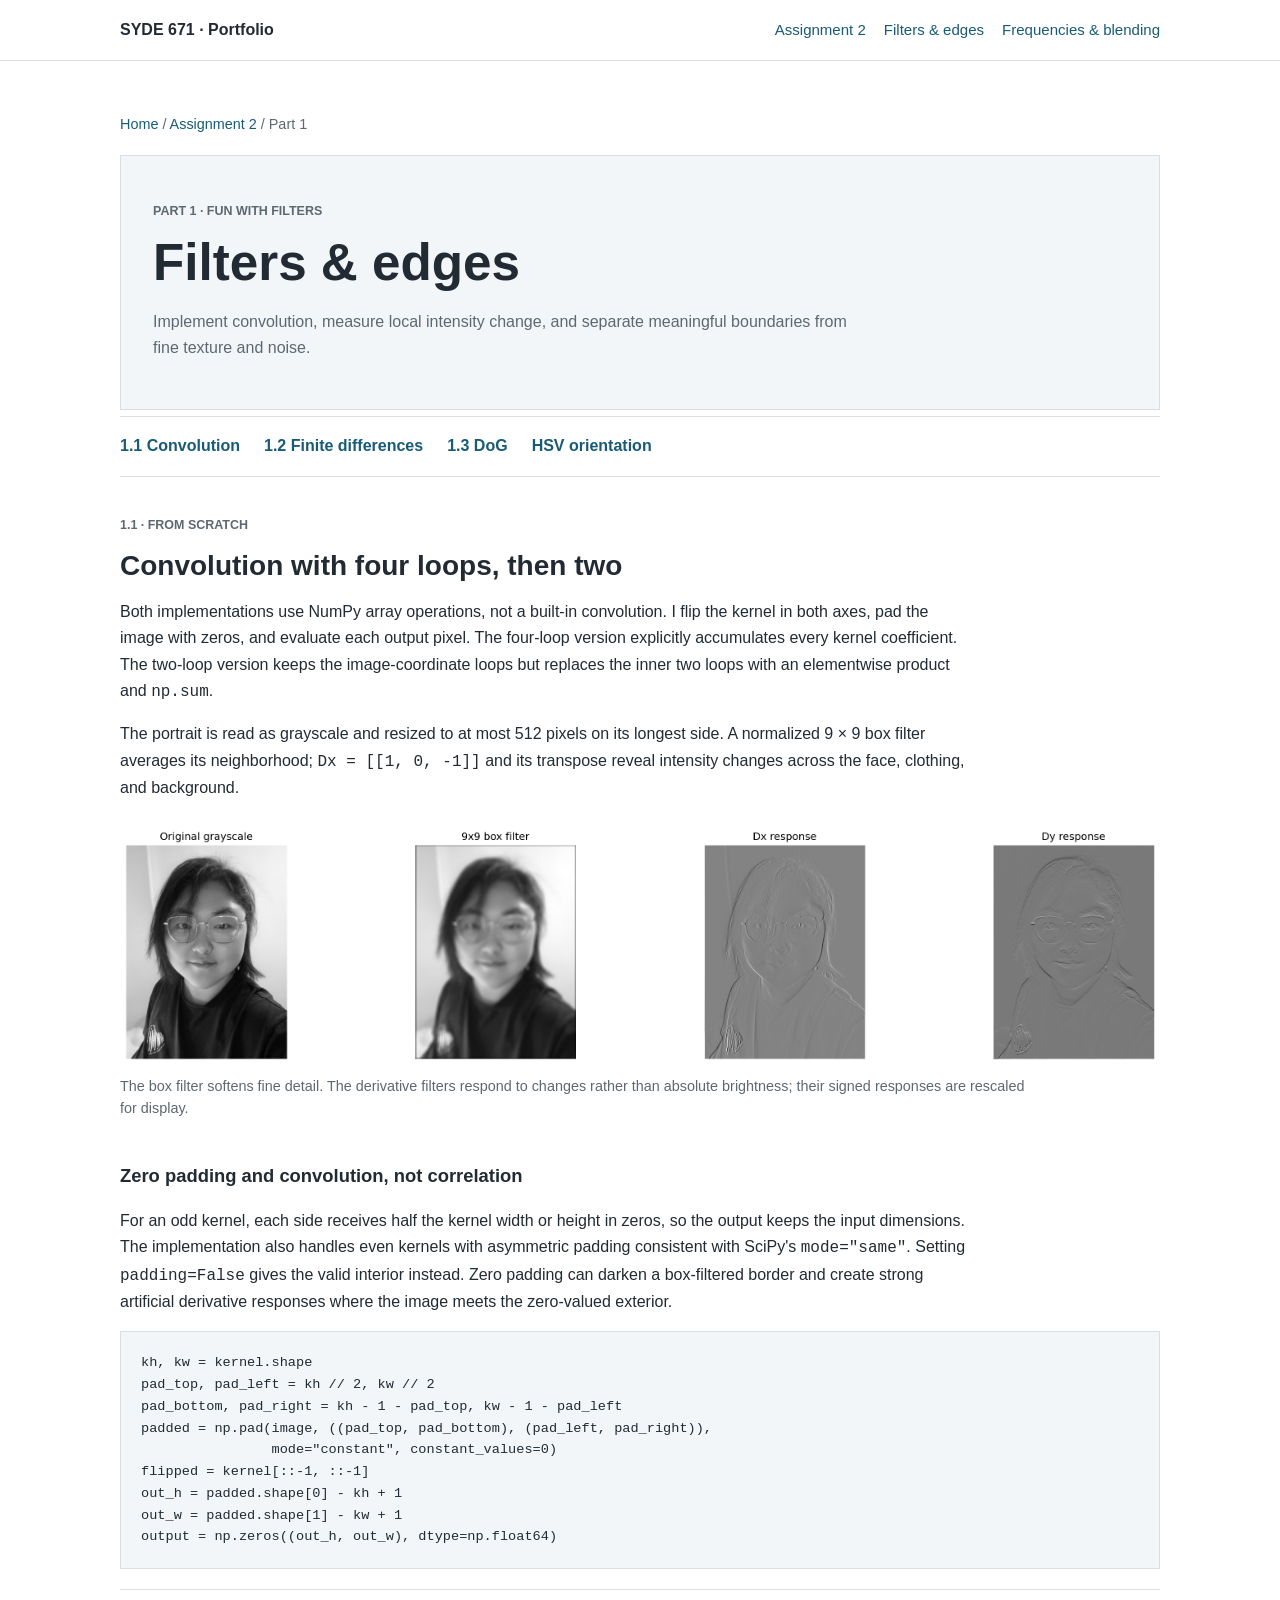
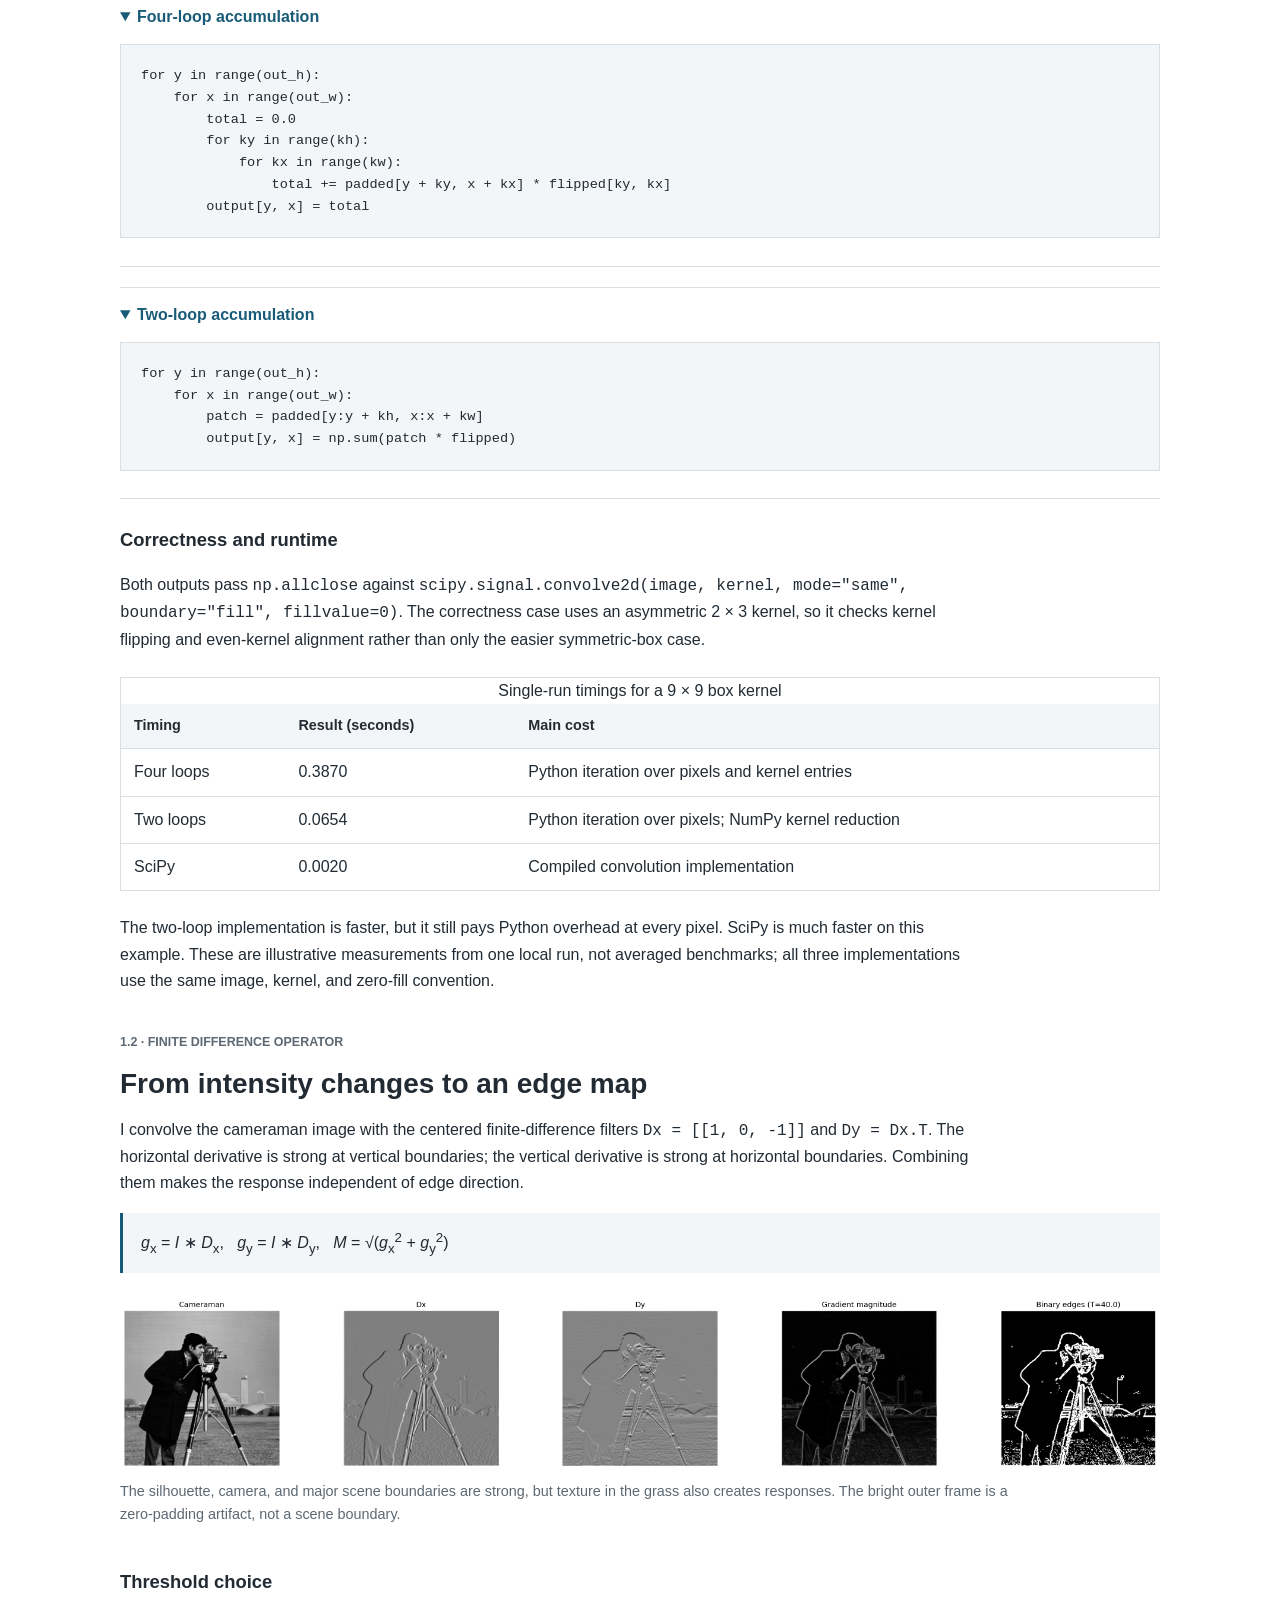
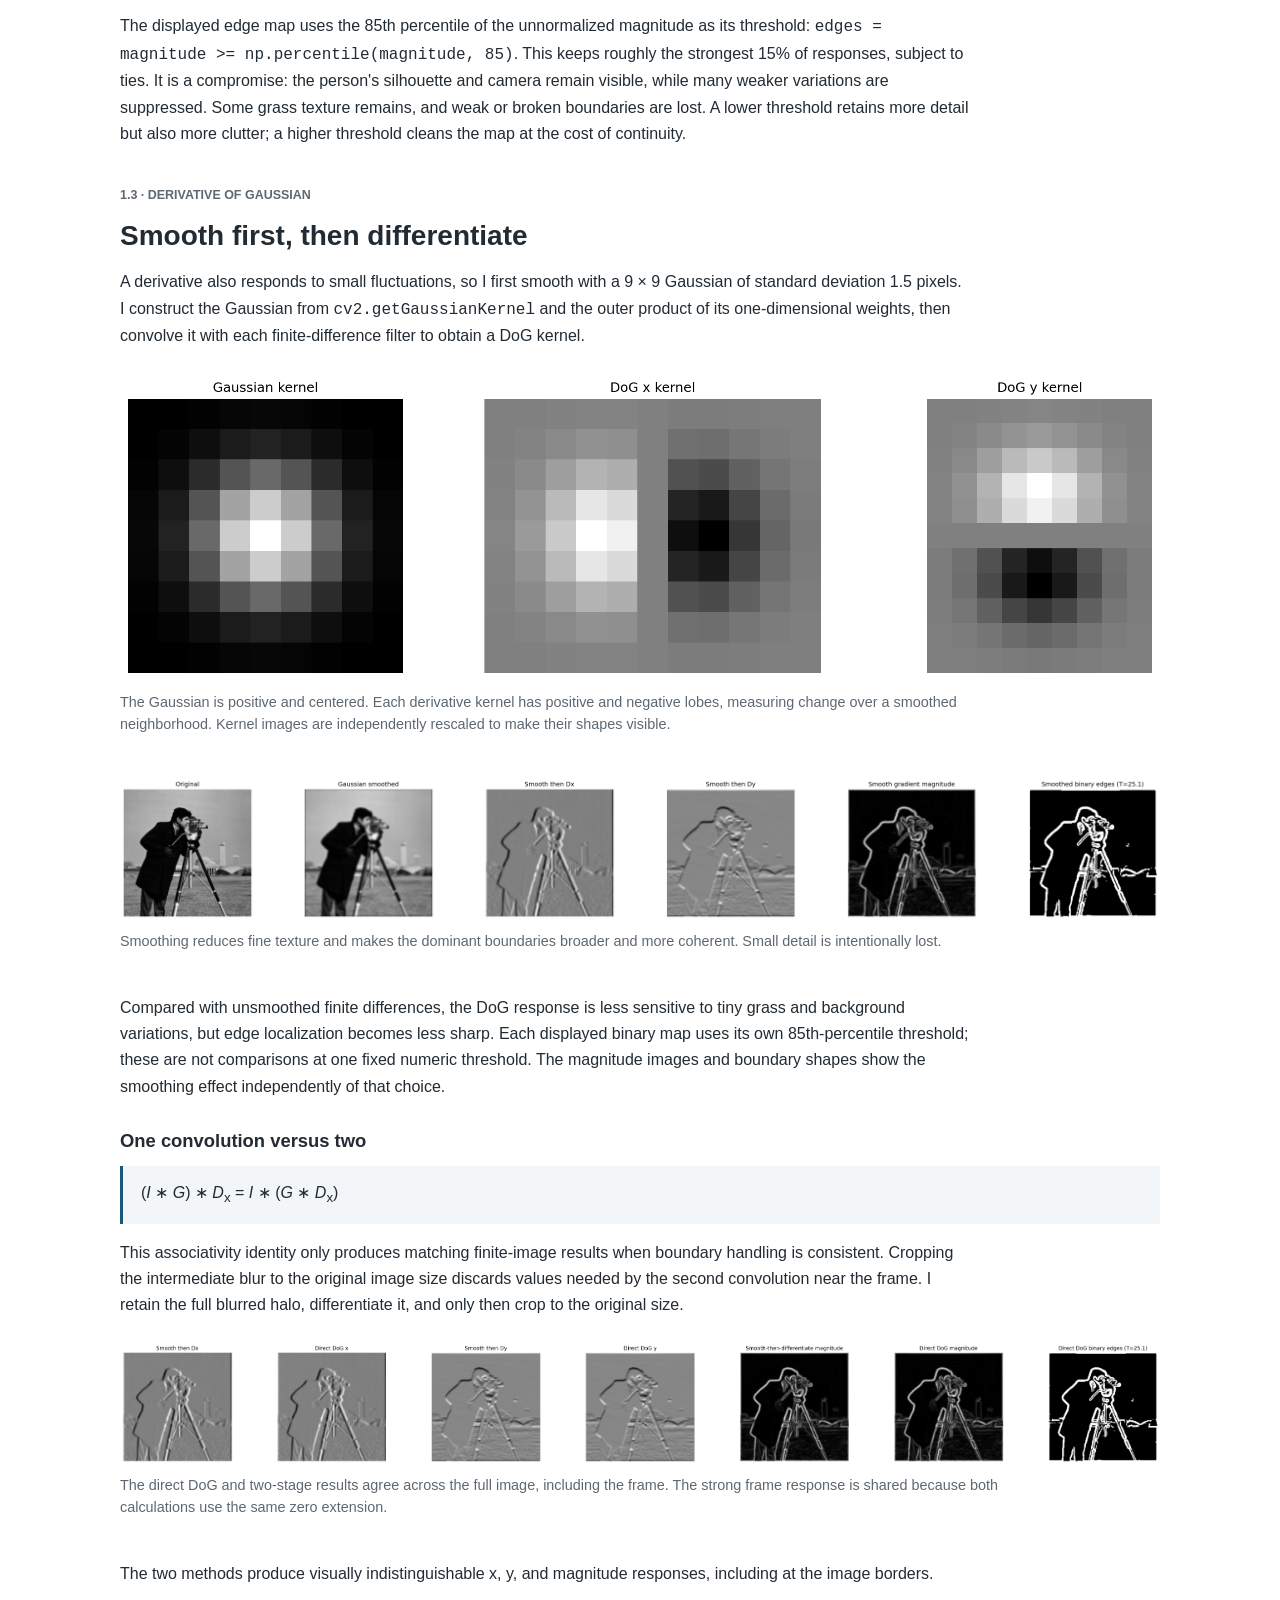
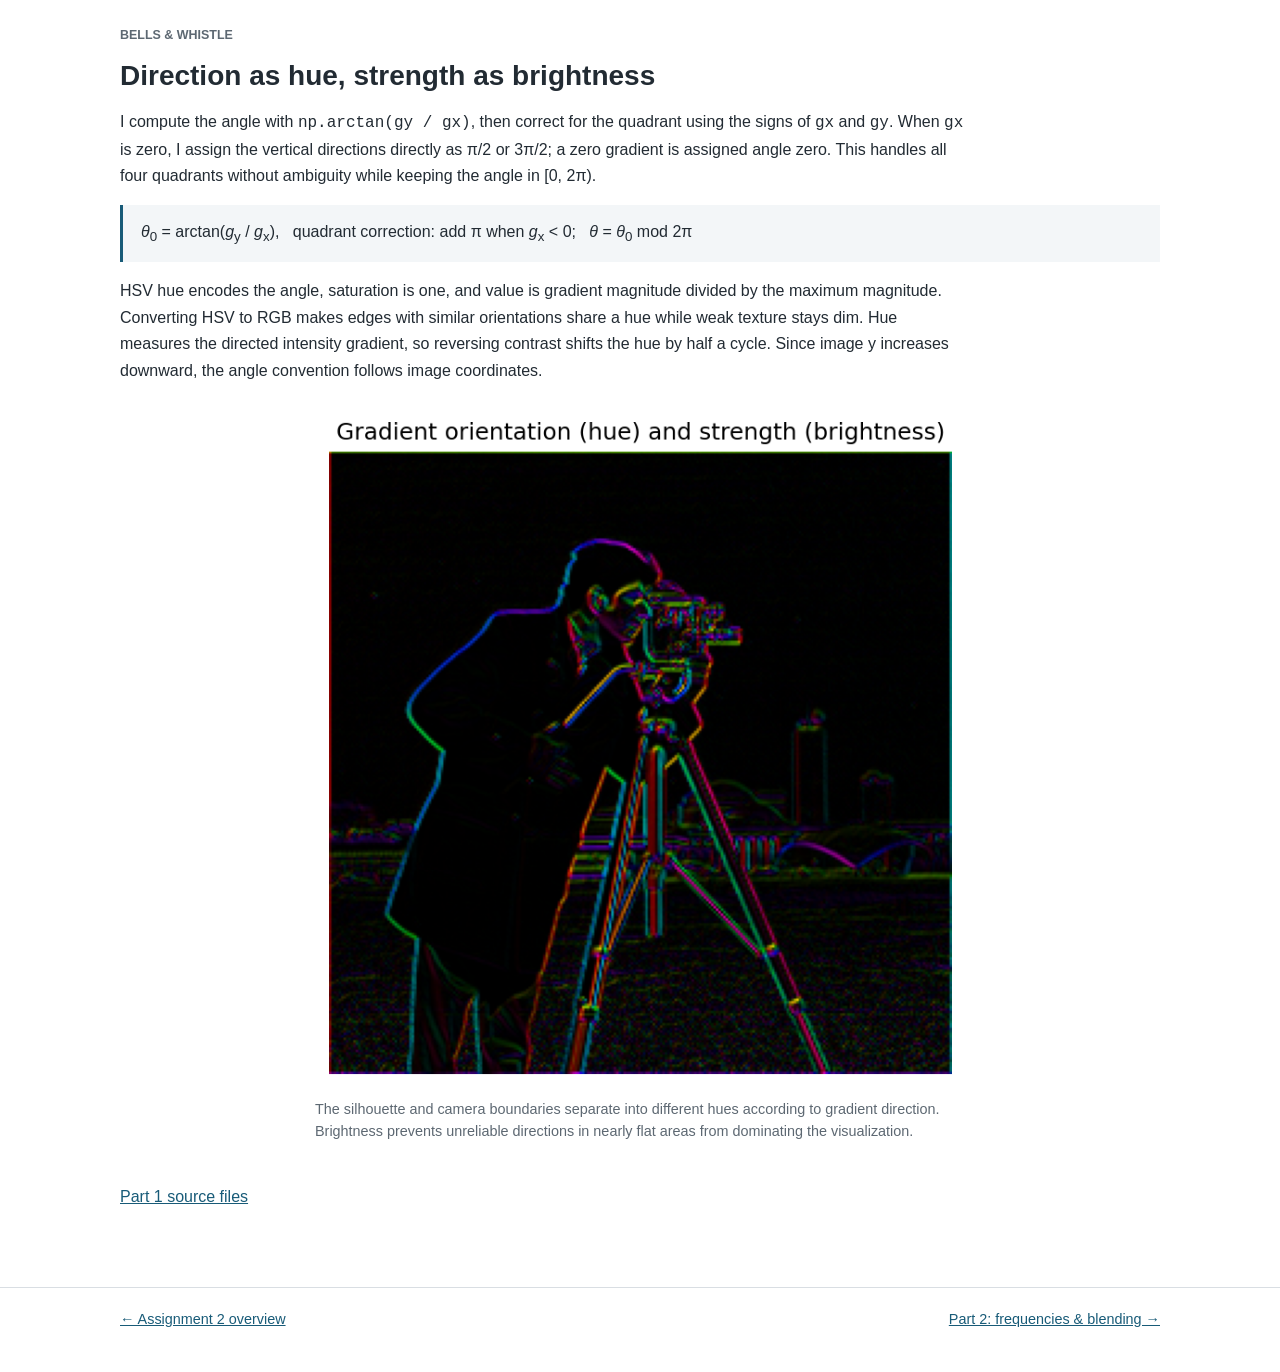
<file: docs/Assignment2/Part1/index.html>
<!doctype html>
<html lang="en">

<head>
    <meta charset="utf-8">
    <meta name="viewport" content="width=device-width, initial-scale=1">
    <meta name="description"
        content="SYDE 671 Assignment 2 Part 1: NumPy convolution, finite differences, DoG filters, and HSV gradient orientations.">
    <title>Part 1: Filters &amp; Edges | SYDE 671 Assignment 2</title>
    <link rel="stylesheet" href="../../style.css">
    <link rel="stylesheet" href="../report.css">
</head>

<body class="assignment-two">
    <header class="site-header">
        <nav class="nav" aria-label="Main navigation">
            <a class="brand" href="../../index.html">SYDE 671 &middot; Portfolio</a>
            <div class="nav-links"><a href="../index.html">Assignment 2</a><a href="./index.html"
                    aria-current="page">Filters &amp; edges</a><a href="../Part2/index.html">Frequencies &amp;
                    blending</a></div>
        </nav>
    </header>
    <main class="container report">
        <p class="breadcrumbs"><a href="../../index.html">Home</a> / <a href="../index.html">Assignment 2</a> / Part 1
        </p>
        <header class="report-header">
            <p class="eyebrow">Part 1 &middot; Fun with filters</p>
            <h1>Filters &amp; edges</h1>
            <p class="lead">Implement convolution, measure local intensity change, and separate meaningful boundaries
                from fine texture and noise.</p>
        </header>
        <nav class="section-nav" aria-label="Part 1 sections"><a href="#convolution">1.1 Convolution</a><a
                href="#finite-differences">1.2 Finite differences</a><a href="#dog">1.3 DoG</a><a
                href="#orientation">HSV orientation</a></nav>

        <section class="report-section" id="convolution">
            <p class="eyebrow">1.1 &middot; From scratch</p>
            <h2>Convolution with four loops, then two</h2>
            <p>Both implementations use NumPy array operations, not a built-in convolution. I flip the kernel in both
                axes, pad the image with zeros, and evaluate each output pixel. The four-loop version explicitly
                accumulates every kernel coefficient. The two-loop version keeps the image-coordinate loops but replaces
                the inner two loops with an elementwise product and <code>np.sum</code>.</p>
            <p>The portrait is read as grayscale and resized to at most 512 pixels on its longest side. A normalized 9
                &times; 9 box filter averages its neighborhood; <code>Dx = [[1, 0, -1]]</code> and its transpose reveal
                intensity changes across the face, clothing, and background.</p>
            <figure class="result">
                <a href="./results/part1_1_selfie.png"><img src="./results/part1_1_selfie.png"
                        alt="Grayscale portrait, 9 by 9 box-filtered portrait, and horizontal and vertical derivative responses."
                        fetchpriority="high"></a>
                <figcaption>The box filter softens fine detail. The derivative filters respond to changes rather than
                    absolute brightness; their signed responses are rescaled for display.</figcaption>
            </figure>
            <h3>Zero padding and convolution, not correlation</h3>
            <p>For an odd kernel, each side receives half the kernel width or height in zeros, so the output keeps the
                input dimensions. The implementation also handles even kernels with asymmetric padding consistent with
                SciPy's <code>mode="same"</code>. Setting <code>padding=False</code> gives the valid interior instead.
                Zero padding can darken a box-filtered border and create strong artificial derivative responses where
                the image meets the zero-valued exterior.</p>
            <pre><code>kh, kw = kernel.shape
pad_top, pad_left = kh // 2, kw // 2
pad_bottom, pad_right = kh - 1 - pad_top, kw - 1 - pad_left
padded = np.pad(image, ((pad_top, pad_bottom), (pad_left, pad_right)),
                mode="constant", constant_values=0)
flipped = kernel[::-1, ::-1]
out_h = padded.shape[0] - kh + 1
out_w = padded.shape[1] - kw + 1
output = np.zeros((out_h, out_w), dtype=np.float64)</code></pre>
            <details open>
                <summary>Four-loop accumulation</summary>
                <pre><code>for y in range(out_h):
    for x in range(out_w):
        total = 0.0
        for ky in range(kh):
            for kx in range(kw):
                total += padded[y + ky, x + kx] * flipped[ky, kx]
        output[y, x] = total</code></pre>
            </details>
            <details open>
                <summary>Two-loop accumulation</summary>
                <pre><code>for y in range(out_h):
    for x in range(out_w):
        patch = padded[y:y + kh, x:x + kw]
        output[y, x] = np.sum(patch * flipped)</code></pre>
            </details>
            <h3>Correctness and runtime</h3>
            <p>Both outputs pass <code>np.allclose</code> against
                <code>scipy.signal.convolve2d(image, kernel, mode="same", boundary="fill", fillvalue=0)</code>. The
                correctness case uses an asymmetric 2 &times; 3 kernel, so it checks kernel flipping and even-kernel
                alignment rather than only the easier symmetric-box case.
            </p>
            <div class="table-wrap">
                <table>
                    <caption>Single-run timings for a 9 &times; 9 box kernel
                    </caption>
                    <thead>
                        <tr>
                            <th scope="col">Timing</th>
                            <th scope="col">Result (seconds)</th>
                            <th scope="col">Main cost</th>
                        </tr>
                    </thead>
                    <tbody>
                        <tr>
                            <td>Four loops</td>
                            <td>0.3870</td>
                            <td>Python iteration over pixels and kernel entries</td>
                        </tr>
                        <tr>
                            <td>Two loops</td>
                            <td>0.0654</td>
                            <td>Python iteration over pixels; NumPy kernel reduction</td>
                        </tr>
                        <tr>
                            <td>SciPy</td>
                            <td>0.0020</td>
                            <td>Compiled convolution implementation</td>
                        </tr>
                    </tbody>
                </table>
            </div>
            <p>The two-loop implementation is faster, but it still pays Python overhead at every pixel. SciPy is much
                faster on this example. These are illustrative measurements from one local run, not averaged benchmarks;
                all three implementations use the same image, kernel, and zero-fill convention.</p>
        </section>

        <section class="report-section" id="finite-differences">
            <p class="eyebrow">1.2 &middot; Finite difference operator</p>
            <h2>From intensity changes to an edge map</h2>
            <p>I convolve the cameraman image with the centered finite-difference filters <code>Dx = [[1, 0, -1]]</code>
                and <code>Dy = Dx.T</code>. The horizontal derivative is strong at vertical boundaries; the vertical
                derivative is strong at horizontal boundaries. Combining them makes the response independent of edge
                direction.</p>
            <div class="equation"><var>g</var><sub>x</sub> = <var>I</var> &lowast; <var>D</var><sub>x</sub>, &nbsp;
                <var>g</var><sub>y</sub> = <var>I</var> &lowast; <var>D</var><sub>y</sub>, &nbsp; <var>M</var> =
                &radic;(<var>g</var><sub>x</sub><sup>2</sup> + <var>g</var><sub>y</sub><sup>2</sup>)
            </div>
            <figure class="result">
                <a href="./results/part1_2_finite_difference.png"><img src="./results/part1_2_finite_difference.png"
                        alt="Cameraman input, Dx and Dy responses, gradient magnitude, and thresholded binary edges."
                        loading="lazy"></a>
                <figcaption>The silhouette, camera, and major scene boundaries are strong, but texture in the grass also
                    creates responses. The bright outer frame is a zero-padding artifact, not a scene boundary.
                </figcaption>
            </figure>
            <h3>Threshold choice</h3>
            <p>The displayed edge map uses the 85th percentile of the unnormalized magnitude as its threshold:
                <code>edges = magnitude &gt;= np.percentile(magnitude, 85)</code>. This keeps roughly the strongest 15%
                of responses, subject to ties. It is a compromise: the person's silhouette and camera remain visible,
                while many weaker variations are suppressed. Some grass texture remains, and weak or broken boundaries
                are lost. A lower threshold retains more detail but also more clutter; a higher threshold cleans the map
                at the cost of continuity.
            </p>
        </section>

        <section class="report-section" id="dog">
            <p class="eyebrow">1.3 &middot; Derivative of Gaussian</p>
            <h2>Smooth first, then differentiate</h2>
            <p>A derivative also responds to small fluctuations, so I first smooth with a 9 &times; 9 Gaussian of
                standard deviation 1.5 pixels. I construct the Gaussian from <code>cv2.getGaussianKernel</code> and the
                outer product of its one-dimensional weights, then convolve it with each finite-difference filter to
                obtain a DoG kernel.</p>
            <figure class="result">
                <a href="./results/part1_3_gaussian_dog_kernels.png"><img
                        src="./results/part1_3_gaussian_dog_kernels.png"
                        alt="Normalized Gaussian kernel and signed derivative-of-Gaussian filters in x and y."
                        loading="lazy"></a>
                <figcaption>The Gaussian is positive and centered. Each derivative kernel has positive and negative
                    lobes, measuring change over a smoothed neighborhood. Kernel images are independently rescaled to
                    make their shapes visible.</figcaption>
            </figure>
            <figure class="result">
                <a href="./results/part1_3_dog_results.png"><img src="./results/part1_3_dog_results.png"
                        alt="Cameraman, Gaussian-smoothed input, smoothed Dx and Dy, gradient magnitude, and smoothed binary edges."
                        loading="lazy"></a>
                <figcaption>Smoothing reduces fine texture and makes the dominant boundaries broader and more coherent.
                    Small detail is intentionally lost.</figcaption>
            </figure>
            <p>Compared with unsmoothed finite differences, the DoG response is less sensitive to tiny grass and
                background variations, but edge localization becomes less sharp. Each displayed binary map uses its own
                85th-percentile threshold; these are not comparisons at one fixed numeric threshold. The magnitude
                images and boundary shapes show the smoothing effect independently of that choice.</p>
            <h3>One convolution versus two</h3>
            <div class="equation">(<var>I</var> &lowast; <var>G</var>) &lowast; <var>D</var><sub>x</sub> = <var>I</var>
                &lowast; (<var>G</var> &lowast; <var>D</var><sub>x</sub>)</div>
            <p>This associativity identity only produces matching finite-image results when boundary handling is
                consistent. Cropping the intermediate blur to the original image size discards values needed by the
                second convolution near the frame. I retain the full blurred halo, differentiate it, and only then crop
                to the original size.</p>
            <figure class="result">
                <a href="./results/part1_3_dog_direct_comparison.png"><img
                        src="./results/part1_3_dog_direct_comparison.png"
                        alt="Two-stage smoothing and differentiation compared with direct DoG convolution, showing matching x, y, and magnitude responses."
                        loading="lazy"></a>
                <figcaption>The direct DoG and two-stage results agree across the full image, including the frame. The
                    strong frame response is shared because both calculations use the same zero extension.</figcaption>
            </figure>
            <p>The two methods produce visually indistinguishable x, y, and magnitude responses, including at the
                image borders.</p>
        </section>

        <section class="report-section" id="orientation">
            <p class="eyebrow">Bells &amp; Whistle</p>
            <h2>Direction as hue, strength as brightness</h2>
            <p>I compute the angle with <code>np.arctan(gy / gx)</code>, then correct for the quadrant using the signs
                of <code>gx</code> and <code>gy</code>. When <code>gx</code> is zero, I assign the vertical directions
                directly as &pi;/2 or 3&pi;/2; a zero gradient is assigned angle zero. This handles all four quadrants
                without ambiguity while keeping the angle in [0, 2&pi;).</p>
            <div class="equation"><var>&theta;</var><sub>0</sub> = arctan(<var>g</var><sub>y</sub> /
                <var>g</var><sub>x</sub>), &nbsp; quadrant correction: add &pi; when <var>g</var><sub>x</sub> &lt; 0;
                &nbsp; <var>&theta;</var> = <var>&theta;</var><sub>0</sub> mod 2&pi;
            </div>
            <p>HSV hue encodes the angle, saturation is one, and value is gradient magnitude divided by the maximum
                magnitude. Converting HSV to RGB makes edges with similar orientations share a hue while weak texture
                stays dim. Hue measures the directed intensity gradient, so reversing contrast shifts the hue by half a
                cycle. Since image y increases downward, the angle convention follows image coordinates.</p>
            <figure class="result portrait">
                <a href="./results/part1_bells_gradient_orientation.png"><img
                        src="./results/part1_bells_gradient_orientation.png"
                        alt="Cameraman gradient orientation visualized using cyclic hue, with strong edges bright and weak gradients dark."
                        loading="lazy"></a>
                <figcaption>The silhouette and camera boundaries separate into different hues according to gradient
                    direction. Brightness prevents unreliable directions in nearly flat areas from dominating the
                    visualization.</figcaption>
            </figure>
        </section>
        <p class="source-link"><a
                href="https://github.com/n-zhao12/SYDE671-assignments/tree/main/Assignment2/Part1">Part 1 source
                files</a></p>
    </main>
    <footer class="site-footer">
        <div class="container"><a href="../index.html">&larr; Assignment 2 overview</a><a
                href="../Part2/index.html">Part 2: frequencies &amp; blending &rarr;</a></div>
    </footer>
</body>

</html>
</file>
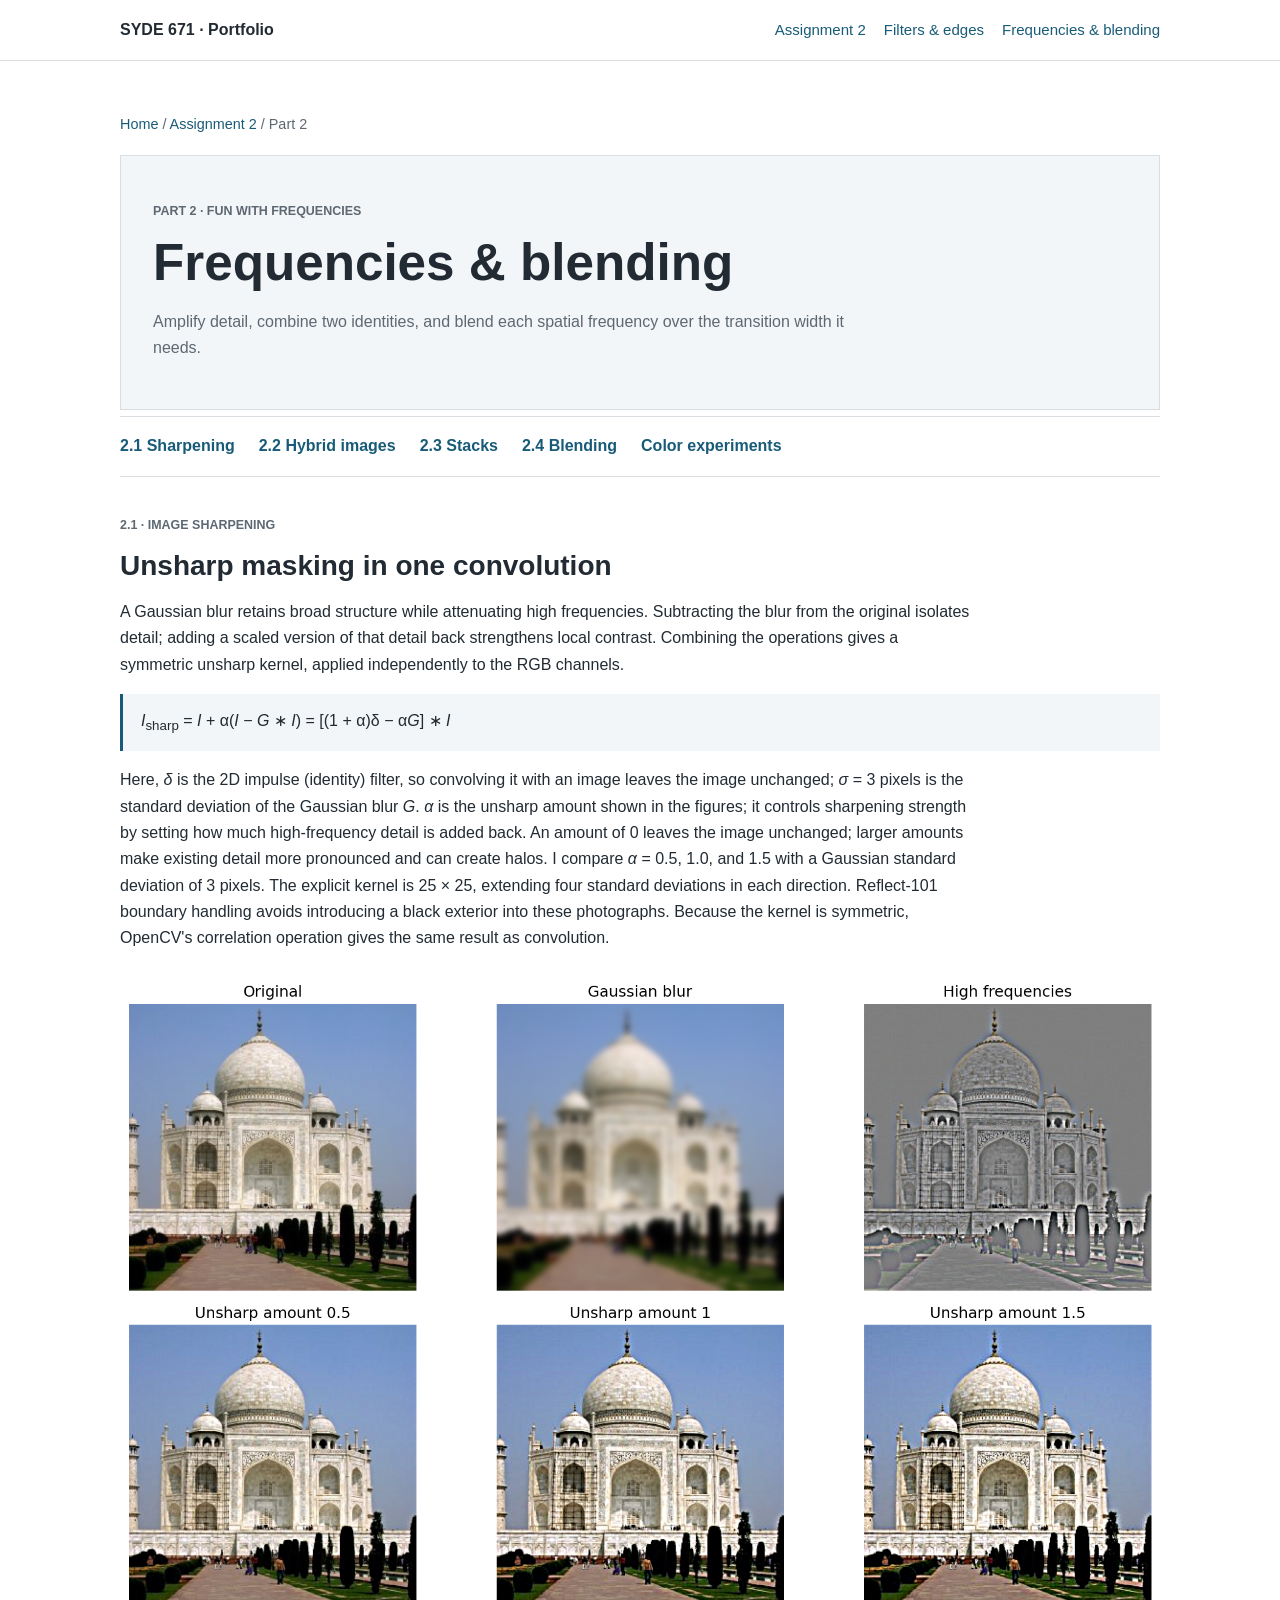
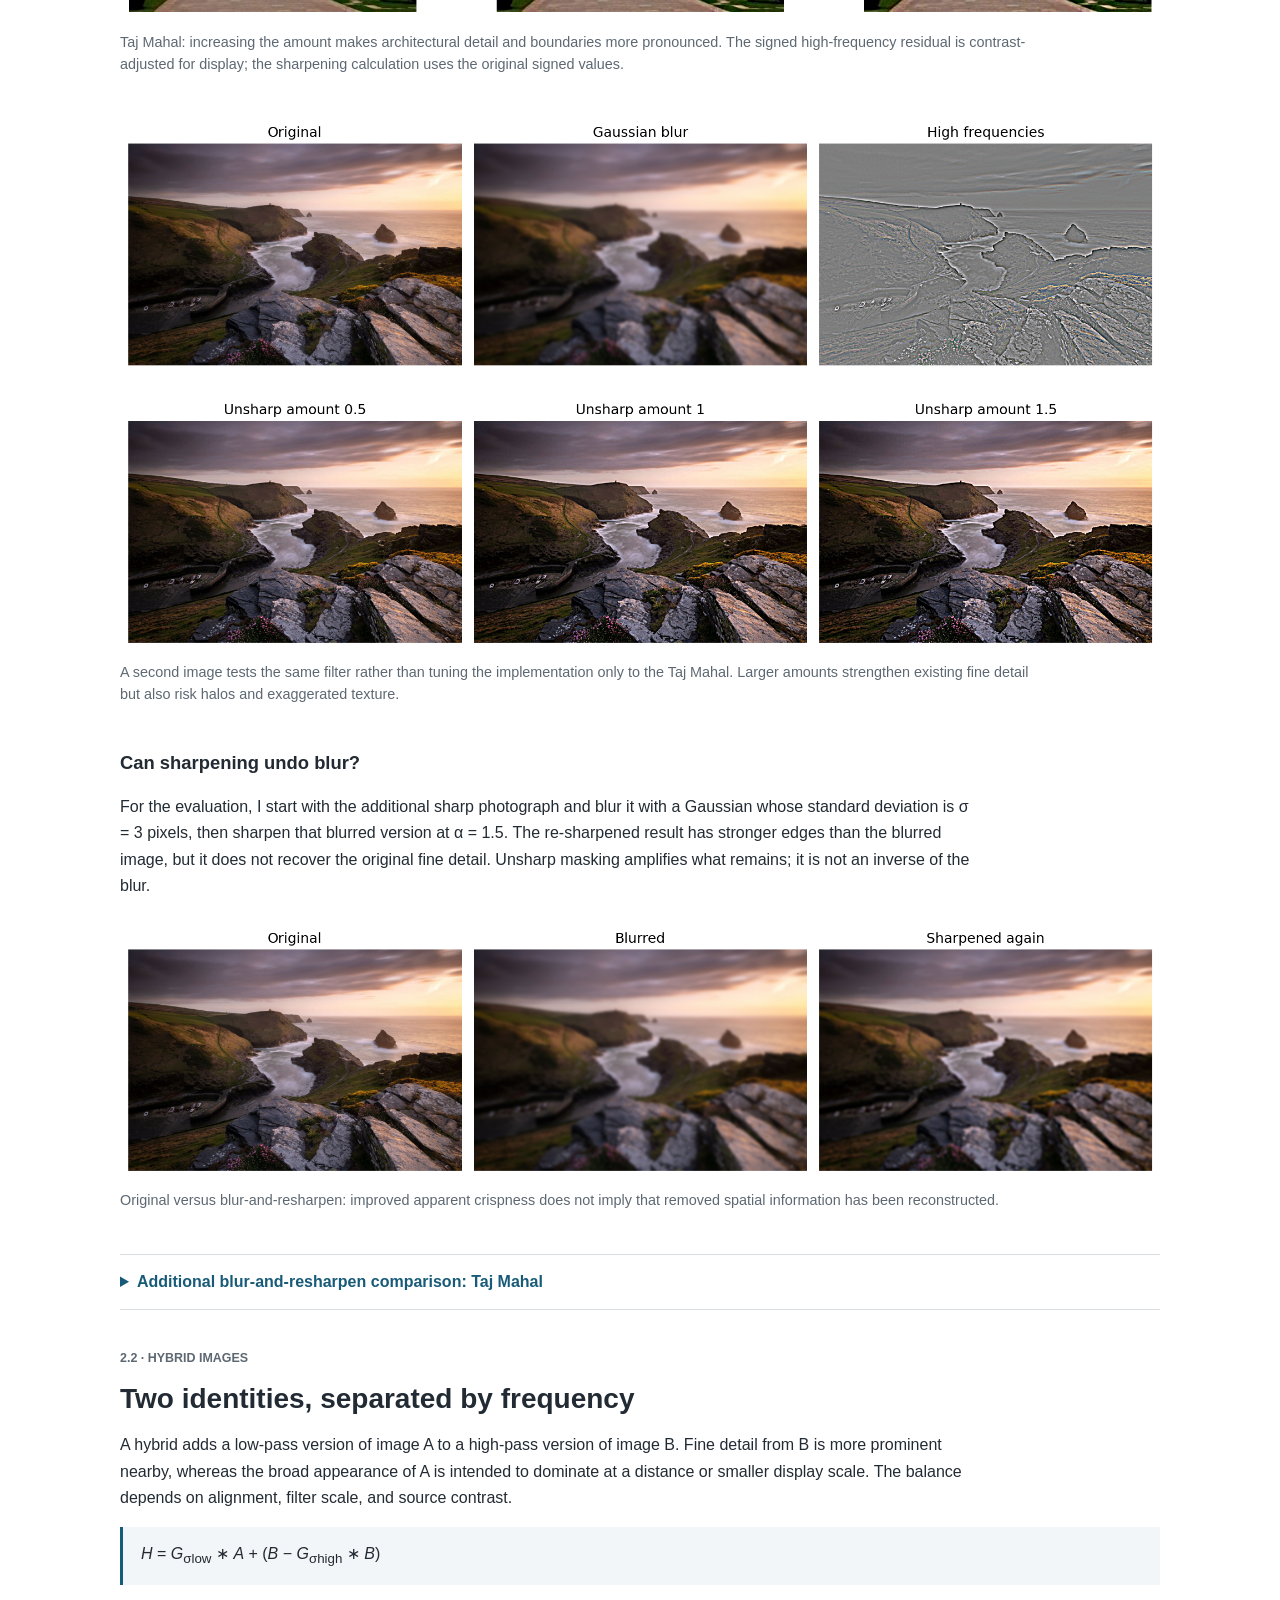
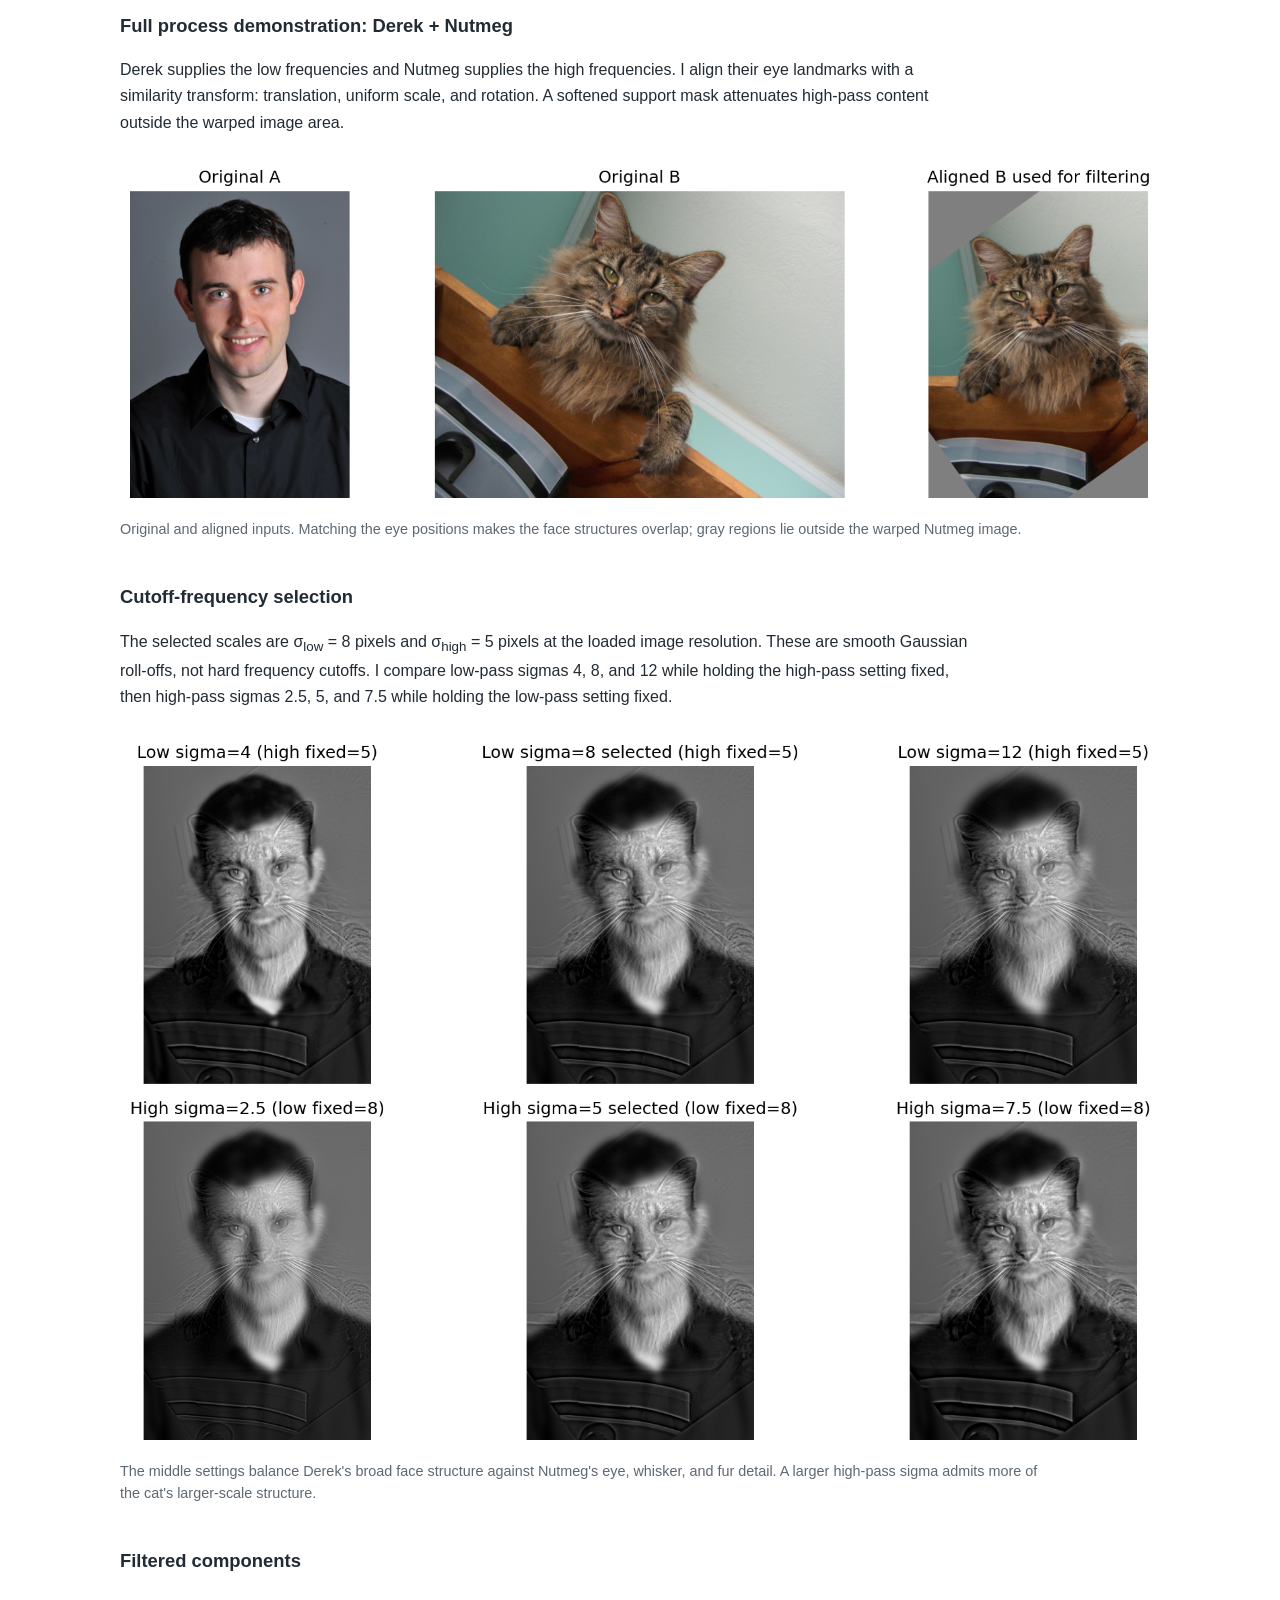
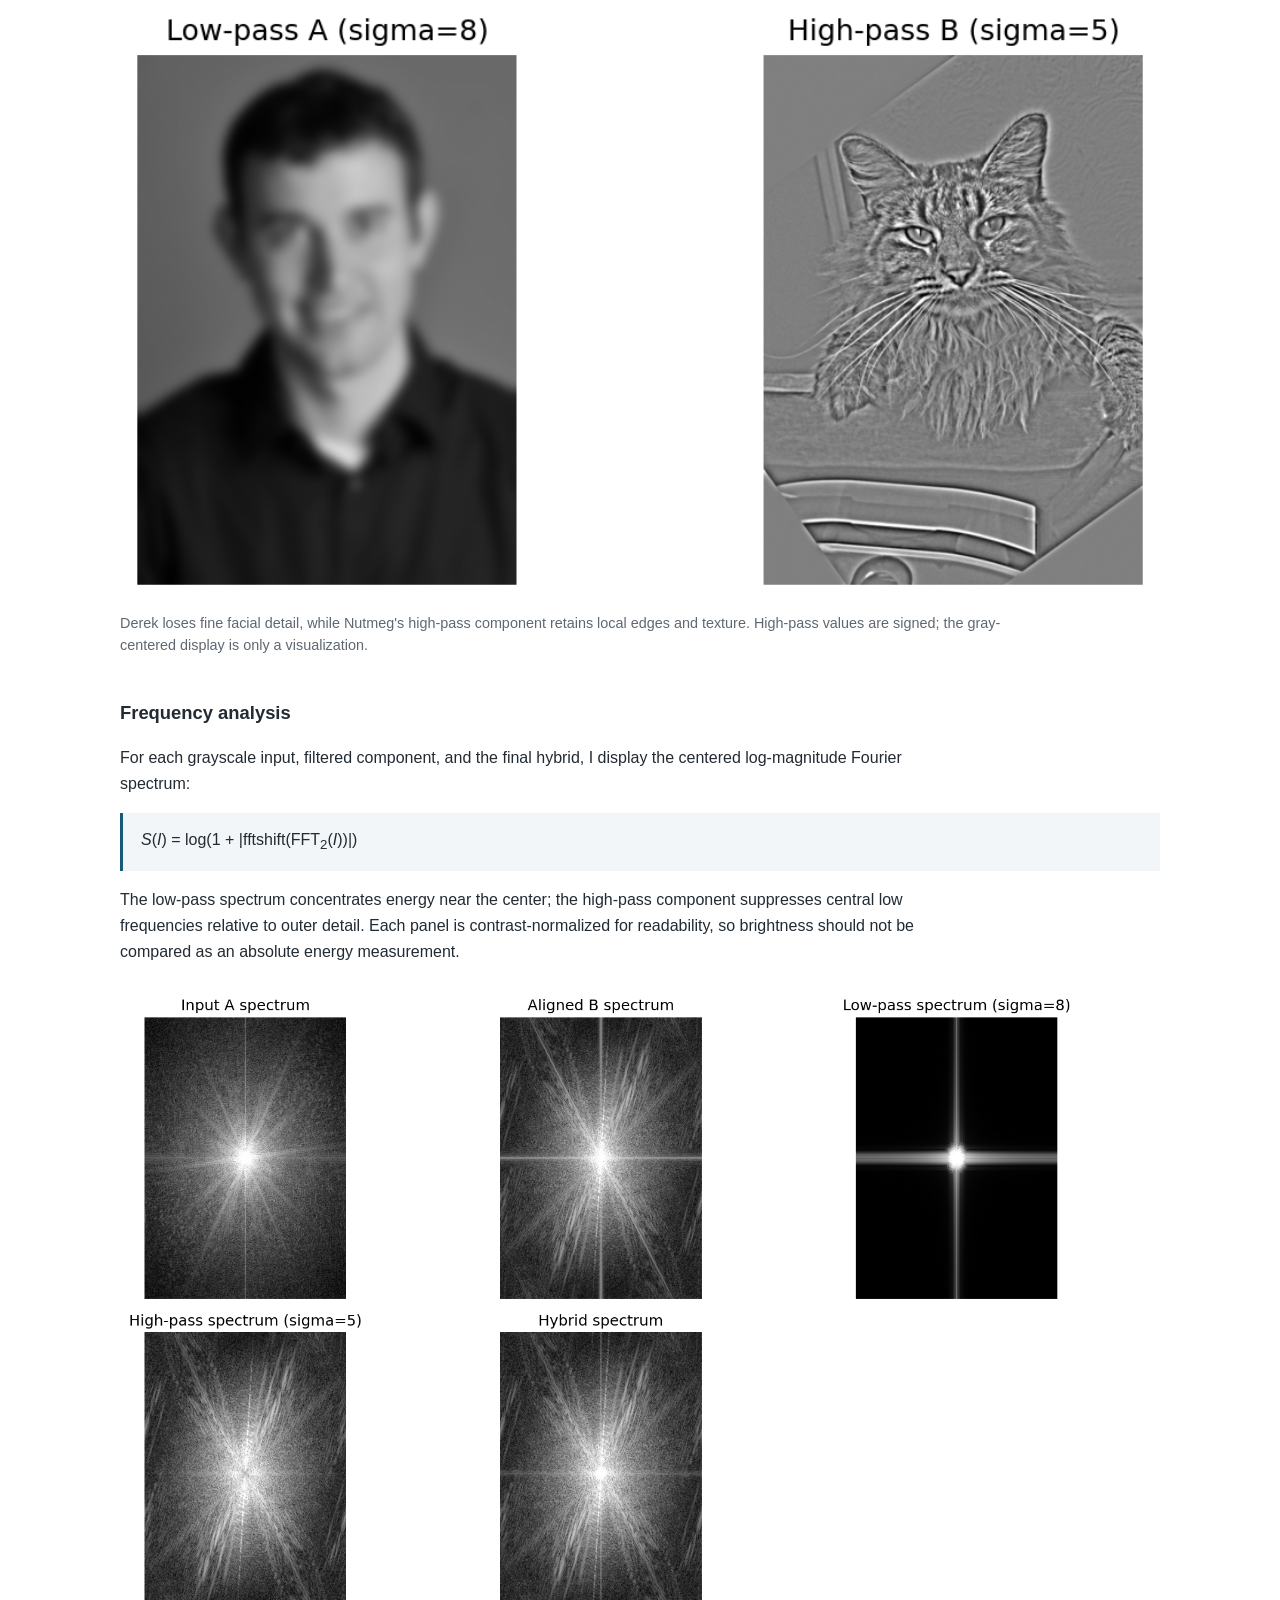
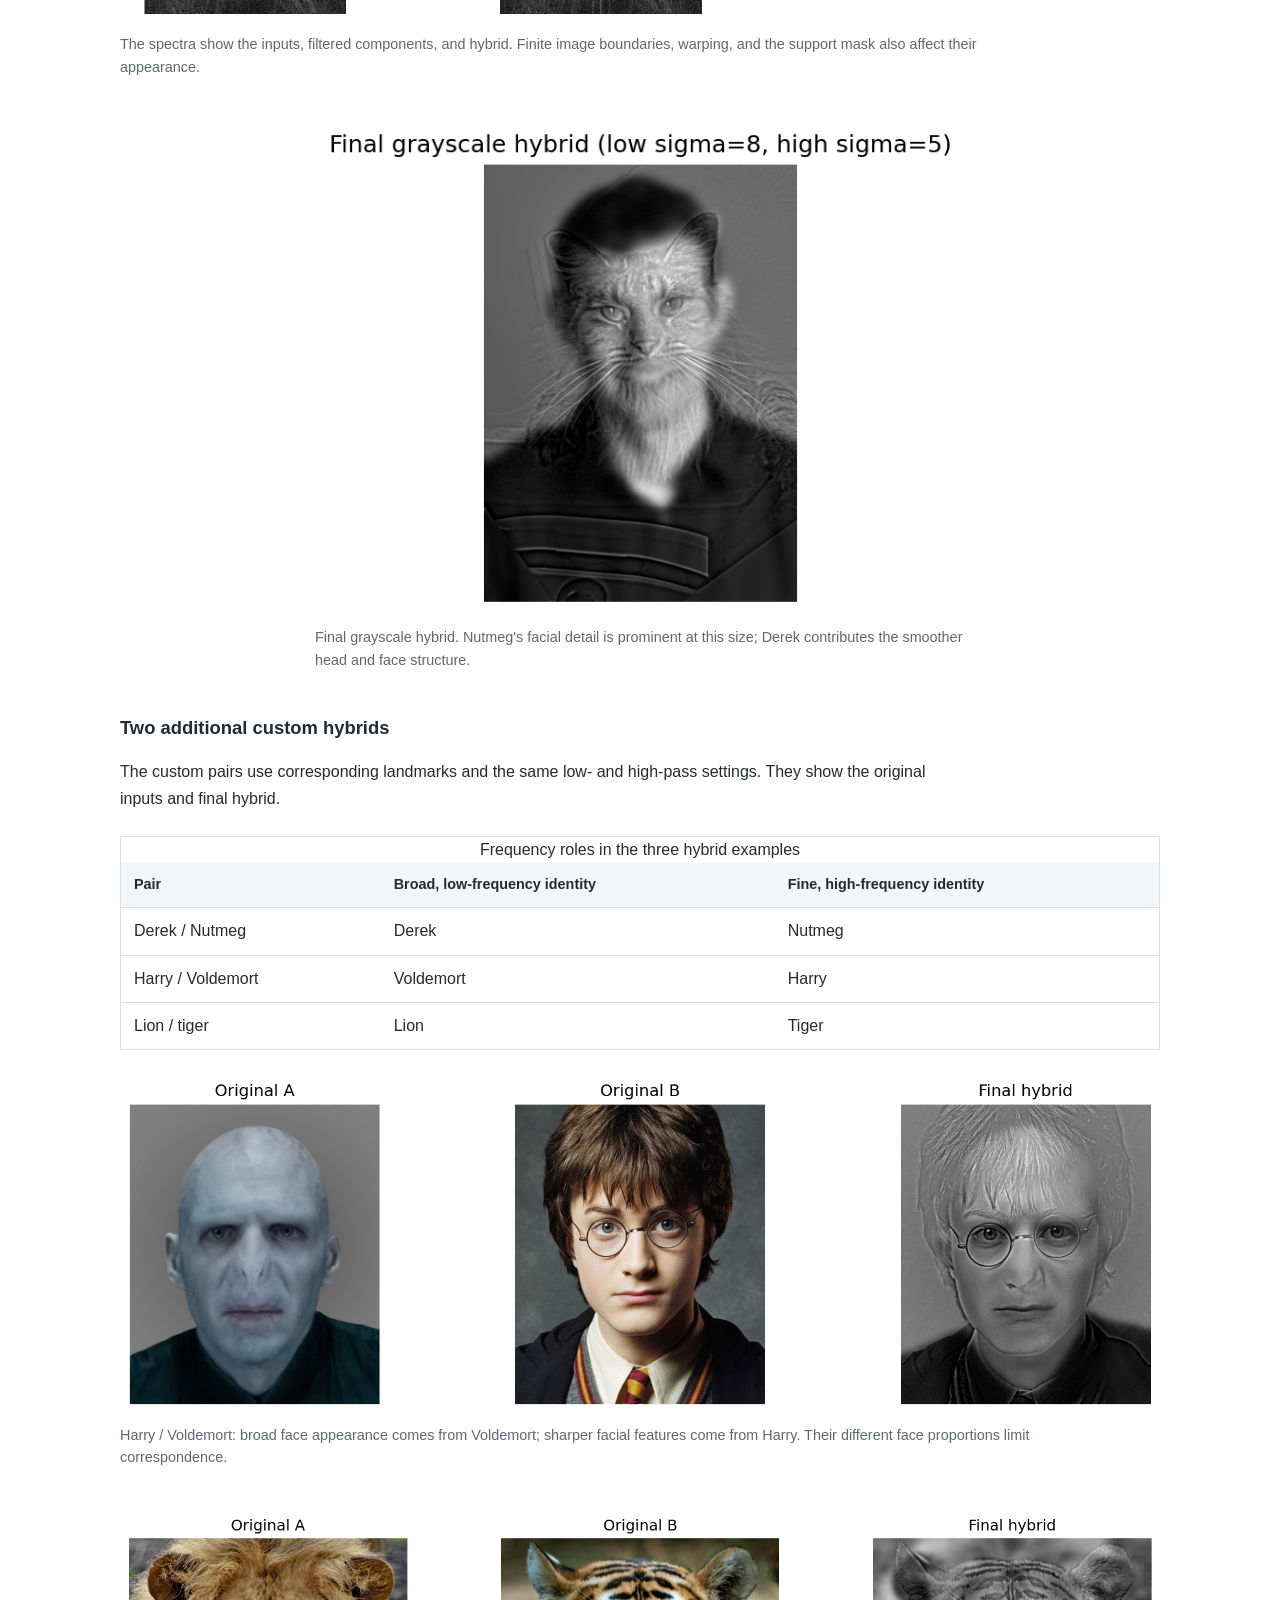
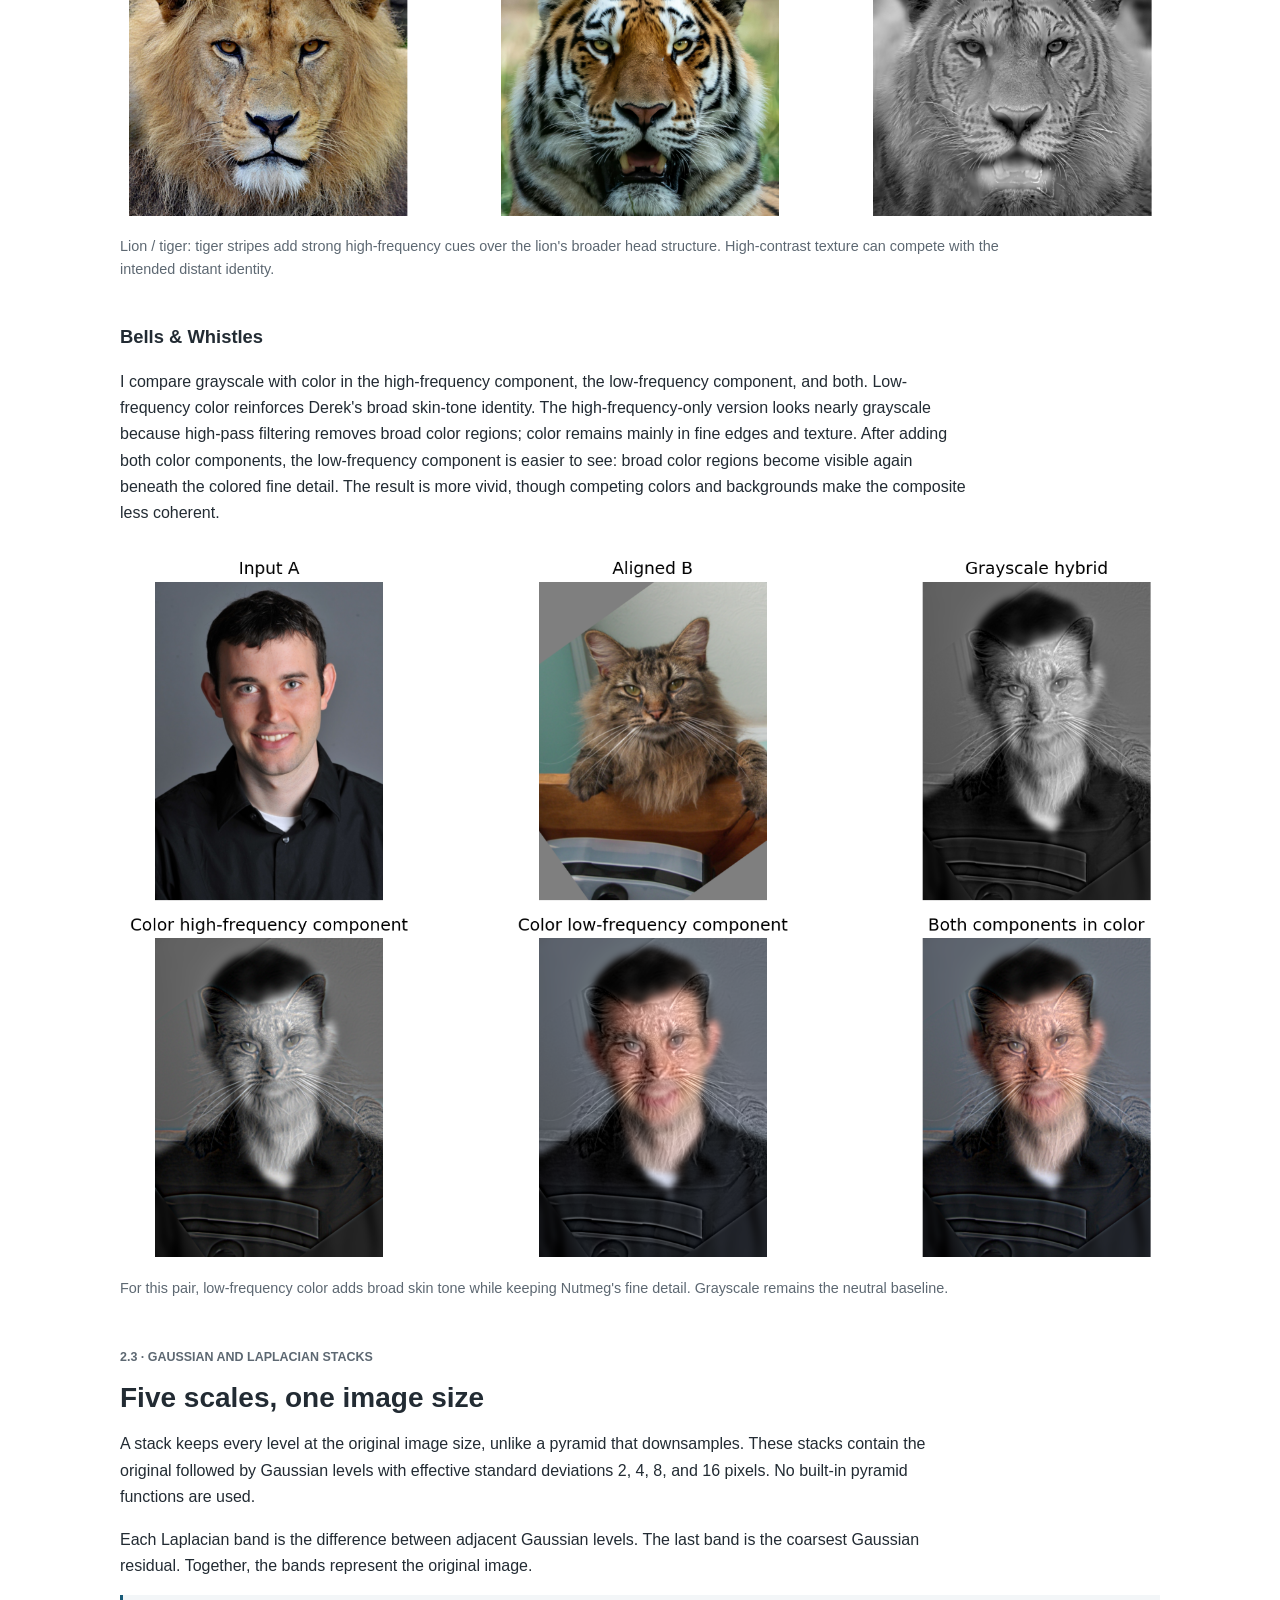
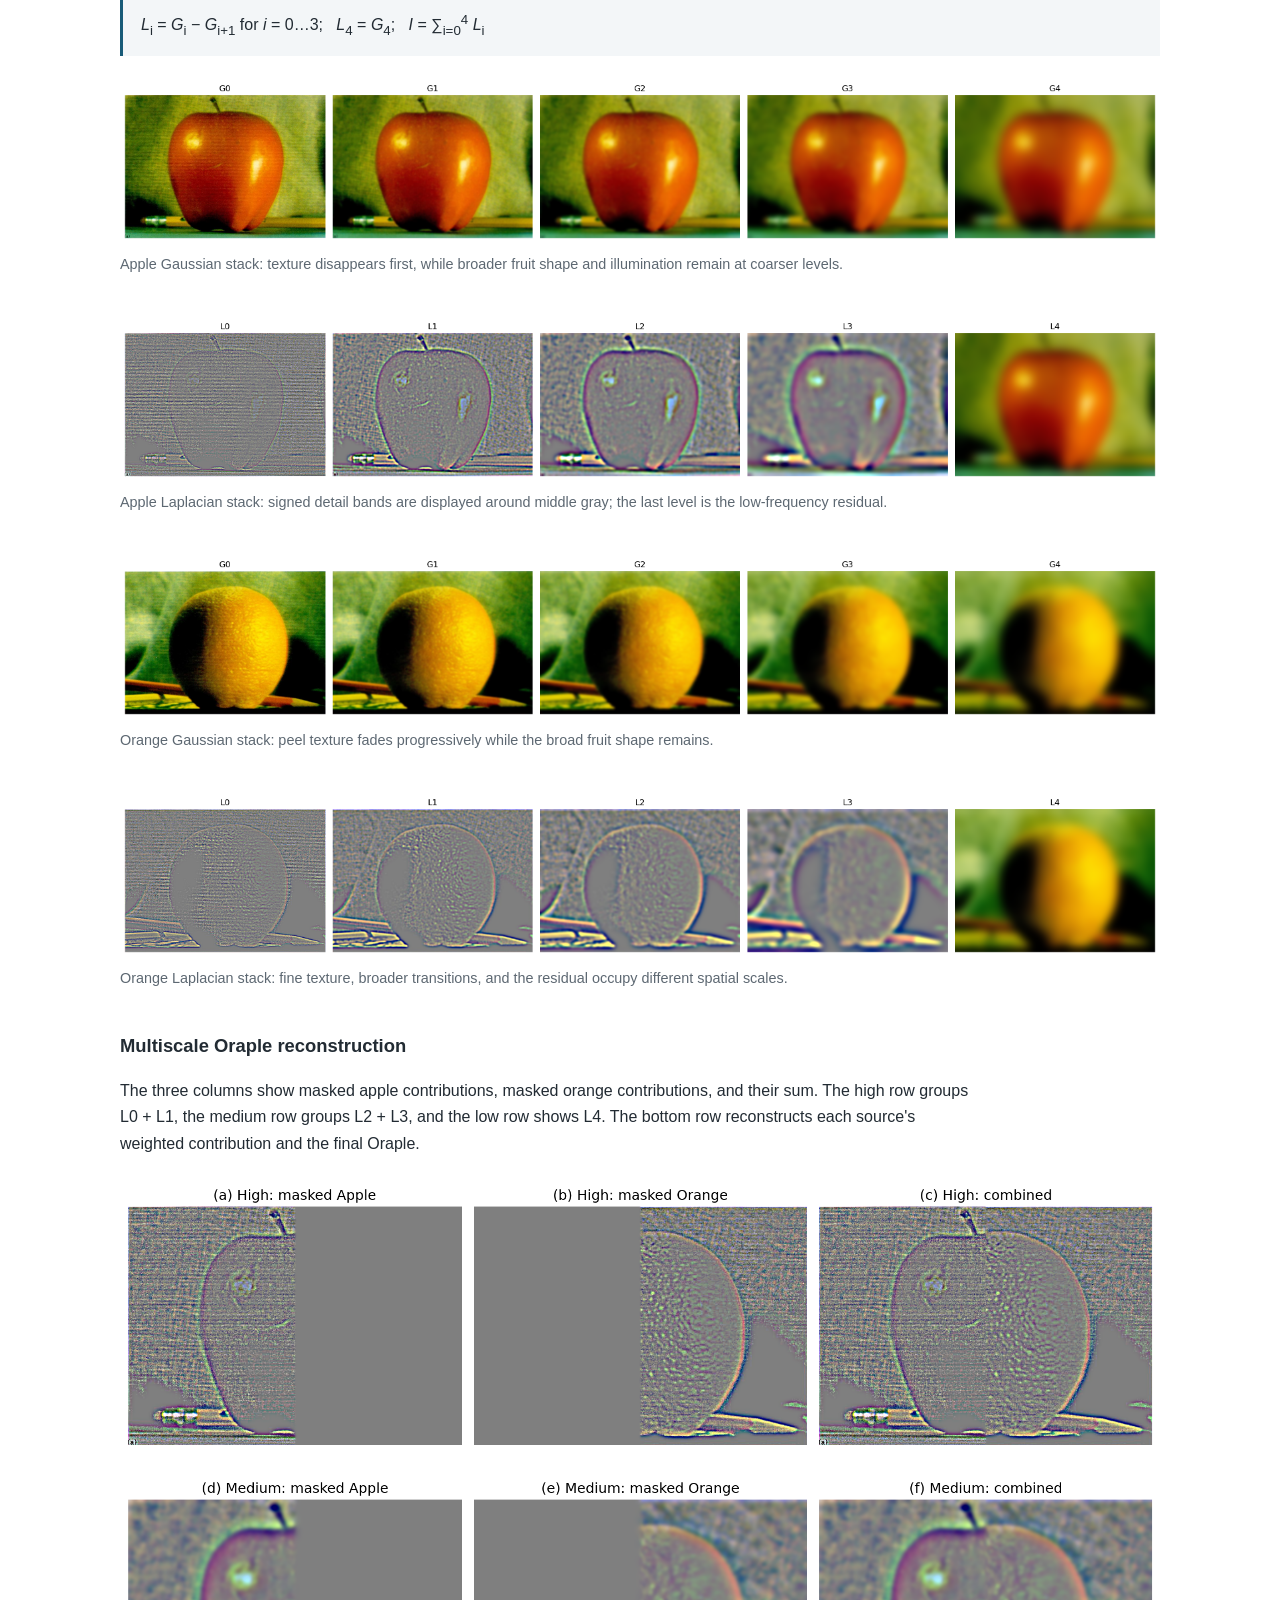
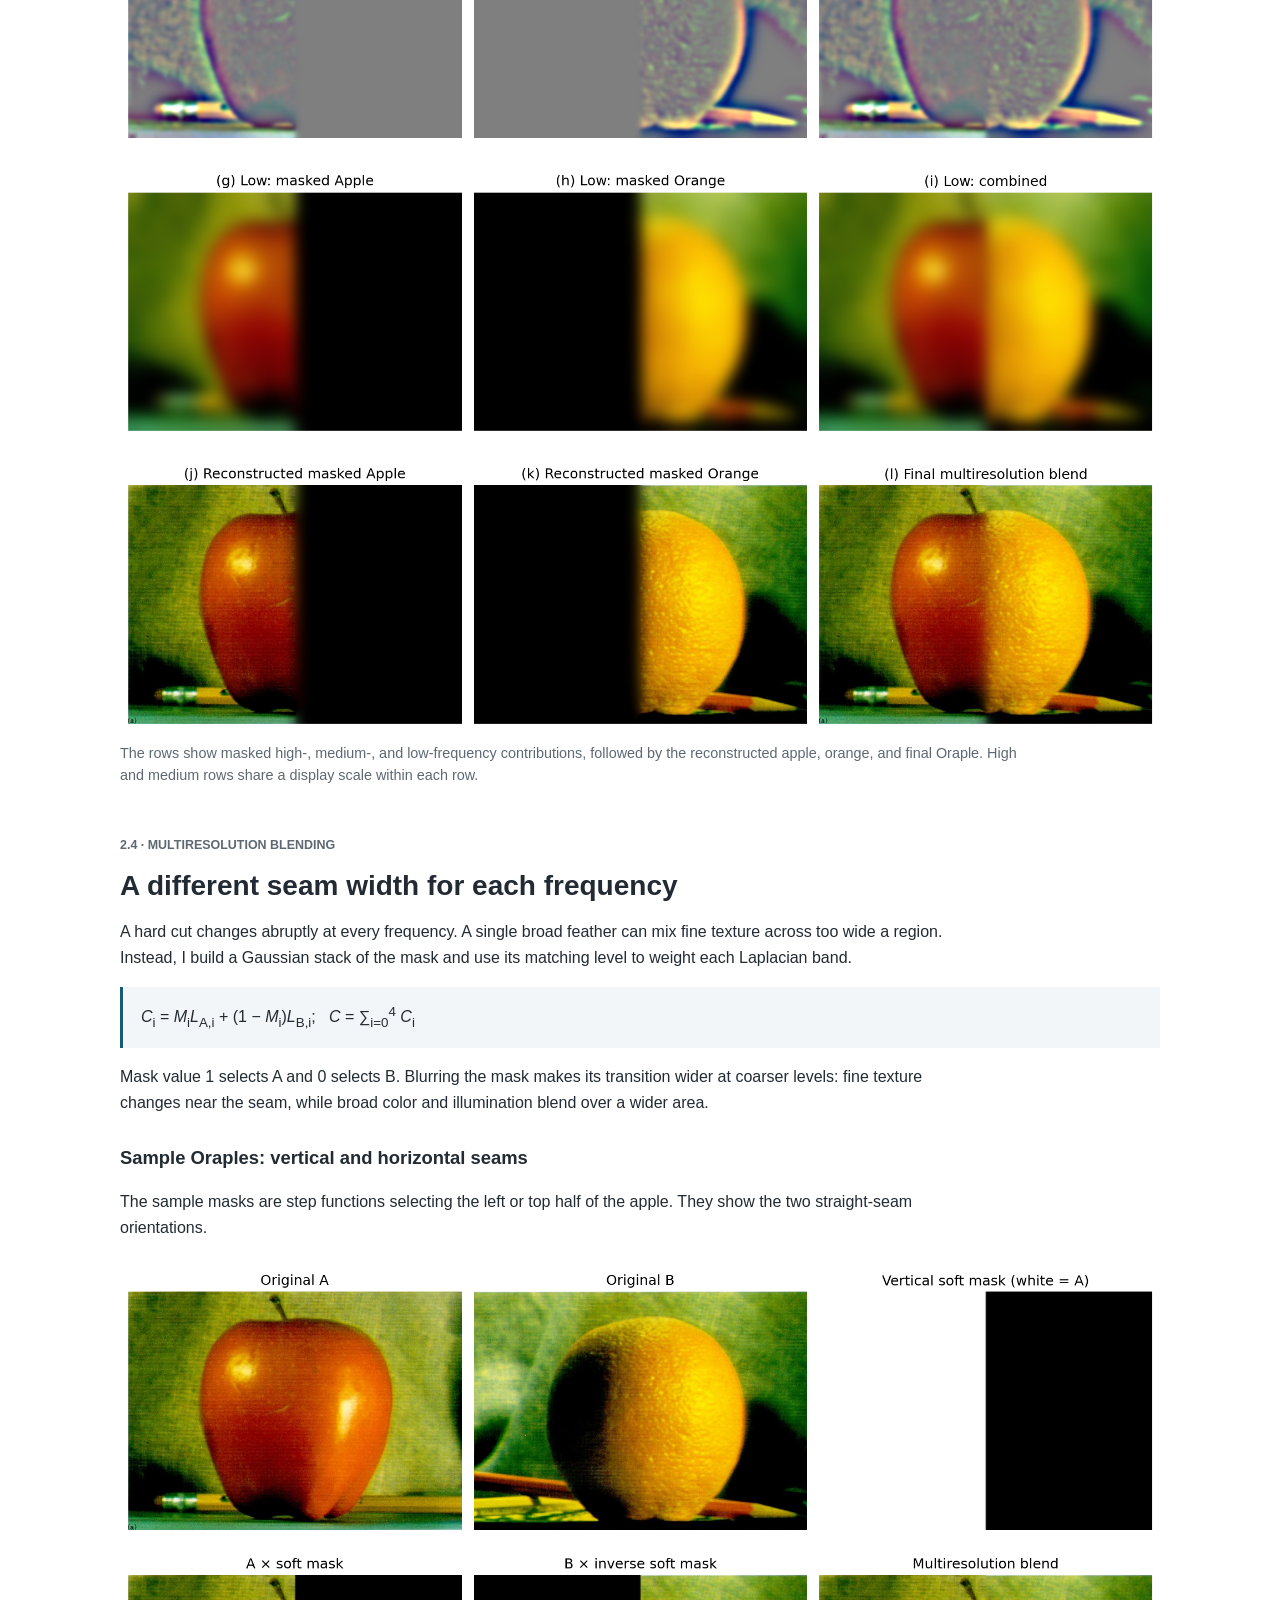
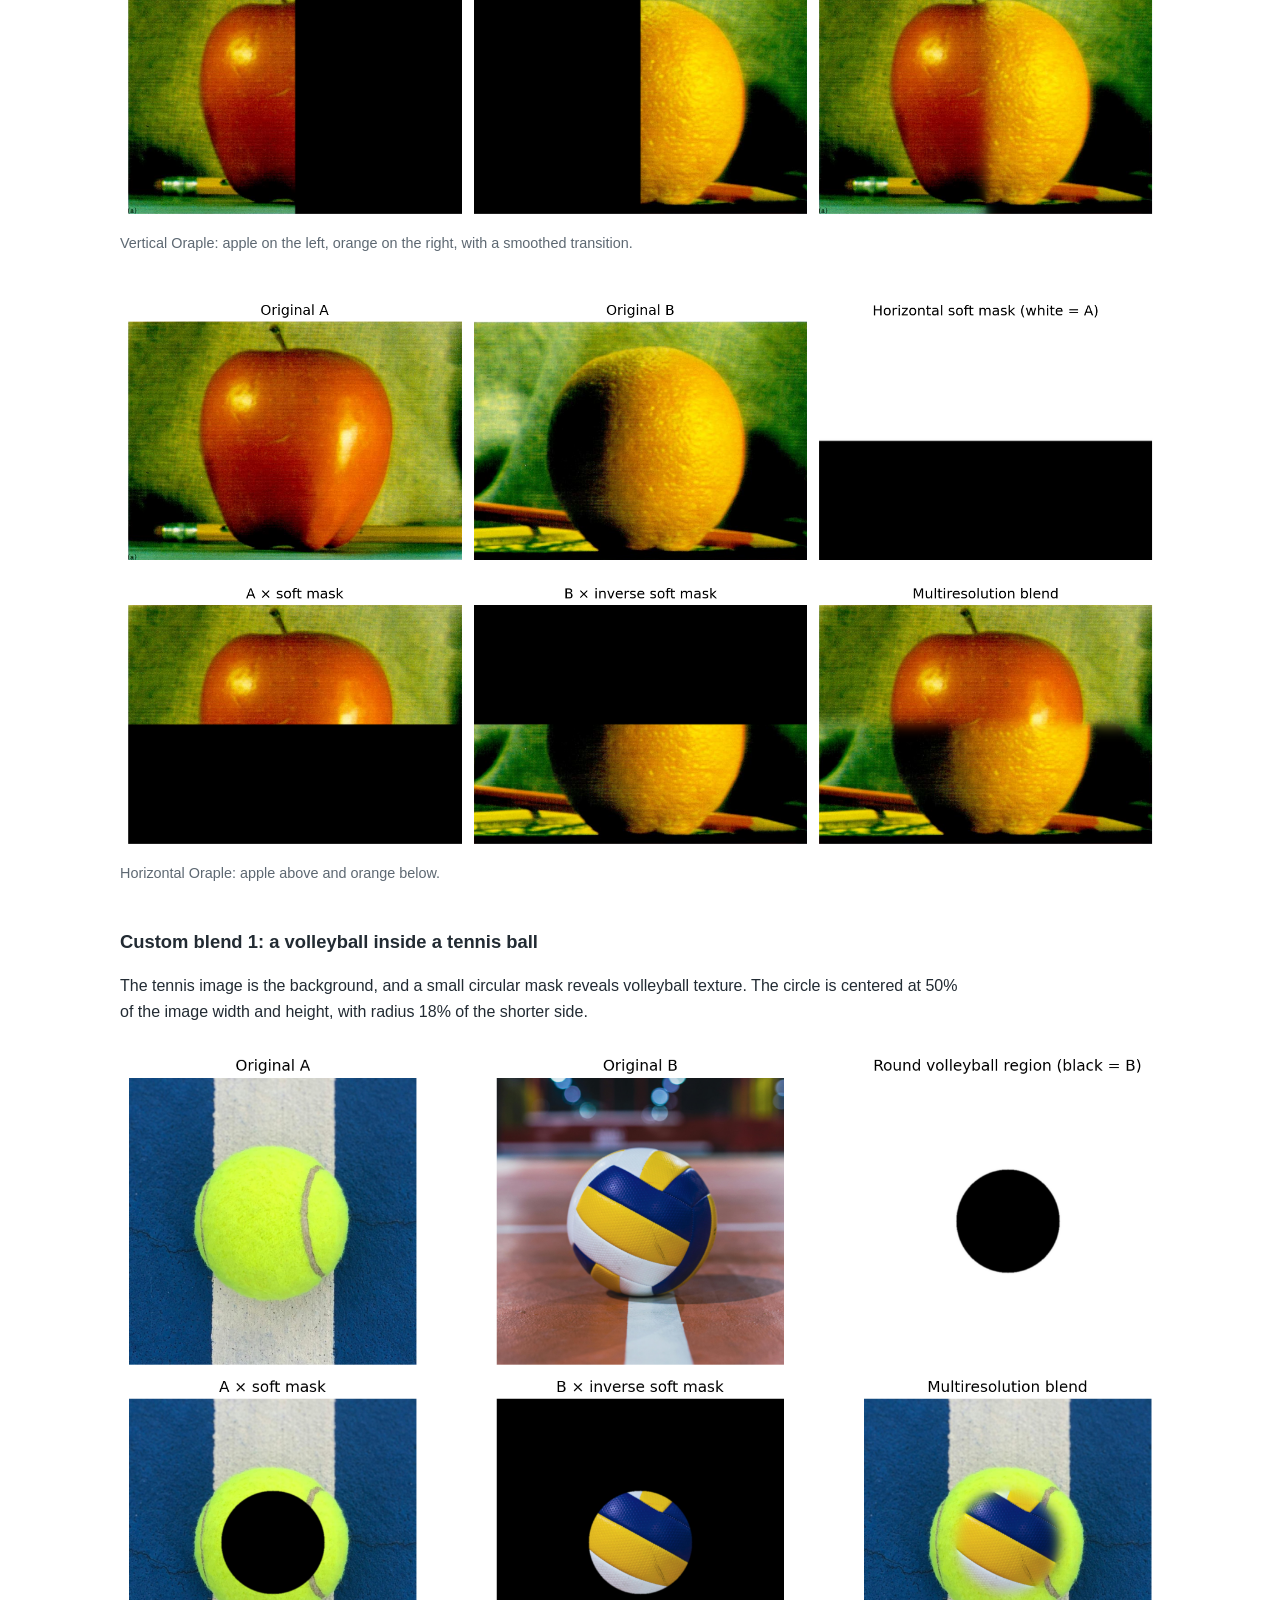
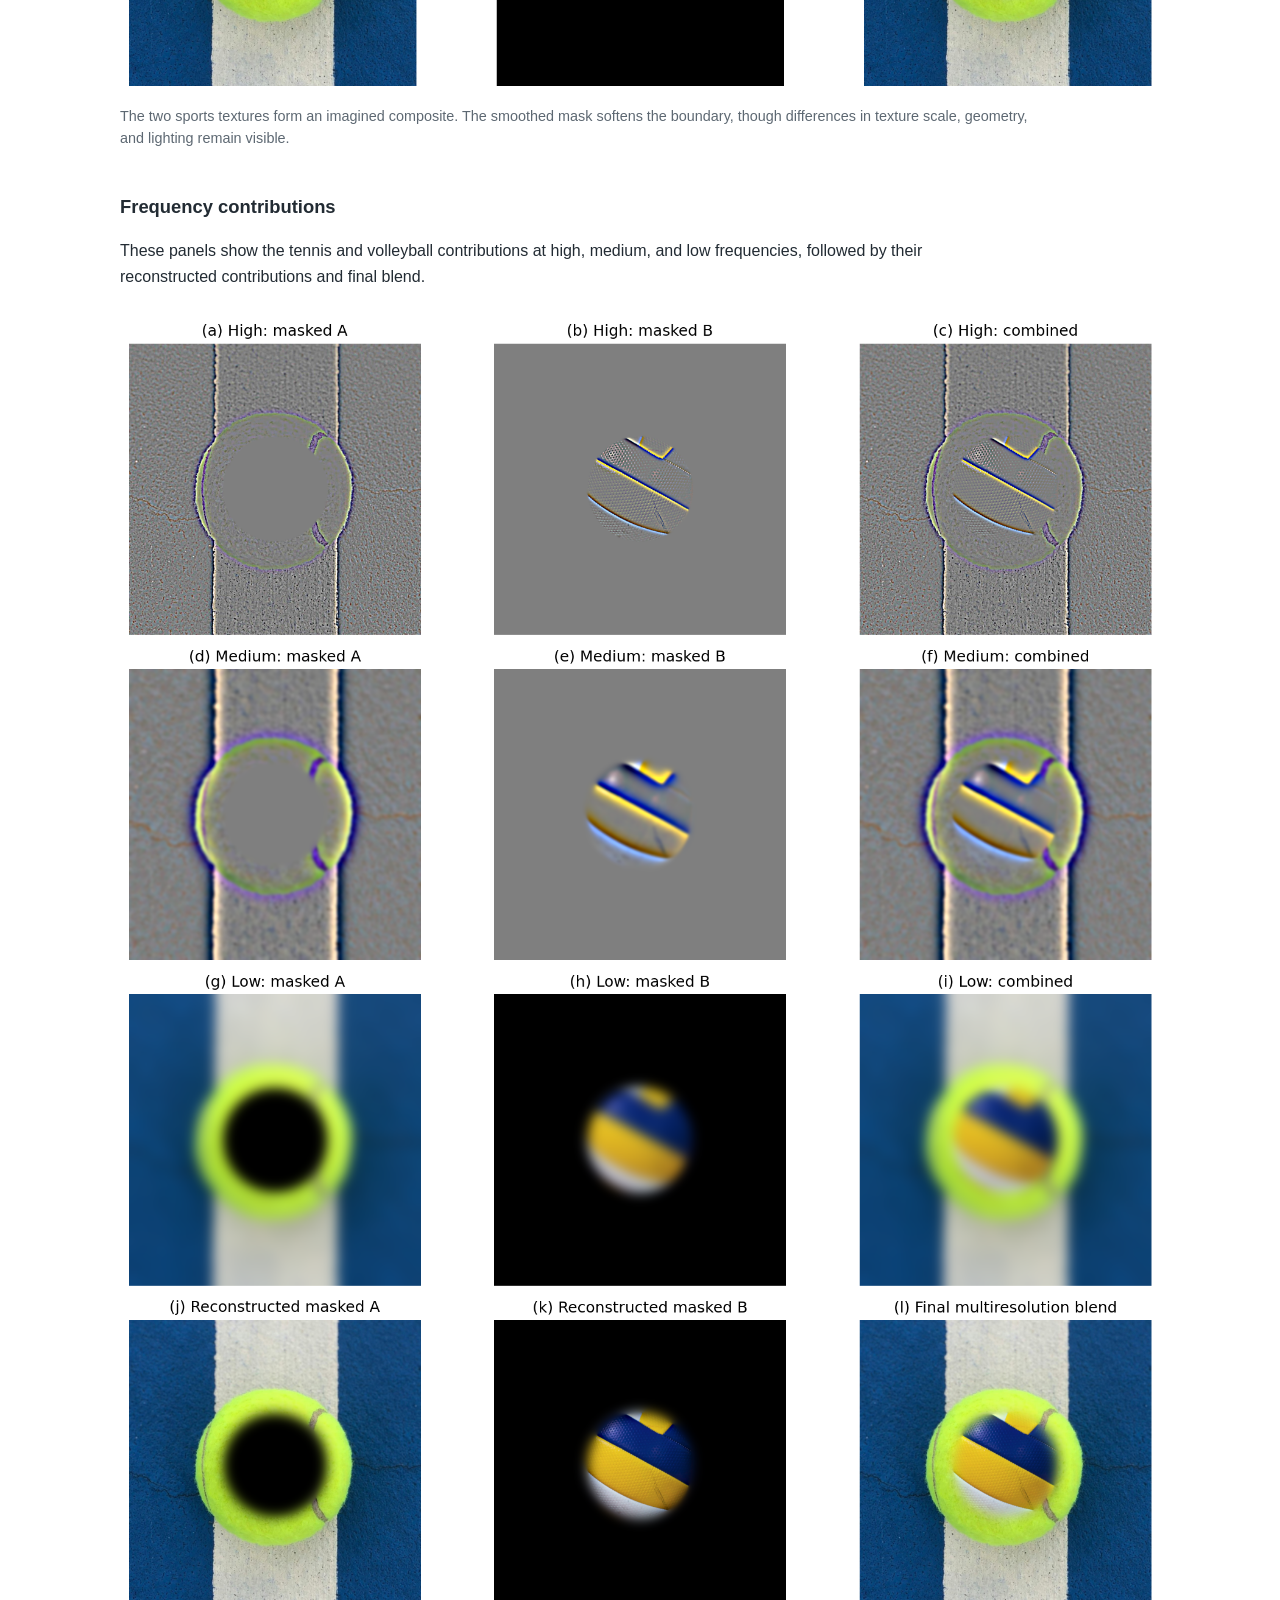
<file: docs/Assignment2/Part2/index.html>
<!doctype html>
<html lang="en">

<head>
    <meta charset="utf-8">
    <meta name="viewport" content="width=device-width, initial-scale=1">
    <meta name="description"
        content="SYDE 671 Assignment 2 Part 2: unsharp masking, hybrid images, Gaussian and Laplacian stacks, and multiresolution blending.">
    <title>Part 2: Frequencies &amp; Blending | SYDE 671 Assignment 2</title>
    <link rel="stylesheet" href="../../style.css">
    <link rel="stylesheet" href="../report.css">
</head>

<body class="assignment-two">
    <header class="site-header">
        <nav class="nav" aria-label="Main navigation">
            <a class="brand" href="../../index.html">SYDE 671 &middot; Portfolio</a>
            <div class="nav-links"><a href="../index.html">Assignment 2</a><a href="../Part1/index.html">Filters &amp;
                    edges</a><a href="./index.html" aria-current="page">Frequencies &amp; blending</a></div>
        </nav>
    </header>
    <main class="container report">
        <p class="breadcrumbs"><a href="../../index.html">Home</a> / <a href="../index.html">Assignment 2</a> / Part 2
        </p>
        <header class="report-header">
            <p class="eyebrow">Part 2 &middot; Fun with frequencies</p>
            <h1>Frequencies &amp; blending</h1>
            <p class="lead">Amplify detail, combine two identities, and blend each spatial frequency over the transition
                width it needs.</p>
        </header>
        <nav class="section-nav" aria-label="Part 2 sections"><a href="#sharpening">2.1 Sharpening</a><a
                href="#hybrids">2.2 Hybrid images</a><a href="#stacks">2.3 Stacks</a><a href="#blending">2.4
                Blending</a><a href="#color-blending">Color experiments</a></nav>

        <section class="report-section" id="sharpening">
            <p class="eyebrow">2.1 &middot; Image sharpening</p>
            <h2>Unsharp masking in one convolution</h2>
            <p>A Gaussian blur retains broad structure while attenuating high frequencies. Subtracting the blur from the
                original isolates detail; adding a scaled version of that detail back strengthens local contrast.
                Combining the operations gives a symmetric unsharp kernel, applied independently to the RGB channels.</p>
            <div class="equation"><var>I</var><sub>sharp</sub> = <var>I</var> + &alpha;(<var>I</var> &minus;
                <var>G</var> &lowast; <var>I</var>) = [(1 + &alpha;)&delta; &minus; &alpha;<var>G</var>] &lowast;
                <var>I</var></div>
            <p>Here, <var>&delta;</var> is the 2D impulse (identity) filter, so convolving it with an image leaves the
                image unchanged; <var>&sigma;</var> = 3 pixels is the standard deviation of the Gaussian blur <var>G</var>.
                <var>&alpha;</var> is the unsharp amount shown in the figures; it controls sharpening strength by
                setting how much high-frequency detail is added back. An amount of 0 leaves the image unchanged; larger amounts make existing detail more
                pronounced and can create halos. I compare <var>&alpha;</var> = 0.5, 1.0, and 1.5 with a Gaussian
                standard deviation of 3 pixels. The explicit kernel is 25 &times; 25, extending four standard
                deviations in each direction. Reflect-101 boundary handling avoids introducing a black exterior into
                these photographs. Because the kernel is symmetric, OpenCV's correlation operation gives the same
                result as convolution.</p>
            <figure class="result">
                <a href="./results/2_1_sharpening/taj_unsharp.png"><img src="./results/2_1_sharpening/taj_unsharp.png"
                        alt="Taj Mahal original, Gaussian blur, high-frequency residual, and sharpening strengths 0.5, 1, and 1.5."
                        fetchpriority="high"></a>
                <figcaption>Taj Mahal: increasing the amount makes architectural detail and boundaries more pronounced.
                    The signed high-frequency residual is contrast-adjusted for display; the sharpening calculation uses
                    the original signed values.</figcaption>
            </figure>
            <figure class="result">
                <a href="./results/2_1_sharpening/sharp_img1_unsharp.png"><img
                        src="./results/2_1_sharpening/sharp_img1_unsharp.png"
                        alt="Additional photograph with blur, high-frequency detail, and three unsharp masking strengths."
                        loading="lazy"></a>
                <figcaption>A second image tests the same filter rather than tuning the implementation only to the Taj
                    Mahal. Larger amounts strengthen existing fine detail but also risk halos and exaggerated texture.
                </figcaption>
            </figure>
            <h3>Can sharpening undo blur?</h3>
            <p>For the evaluation, I start with the additional sharp photograph and blur it with a Gaussian whose
                standard deviation is &sigma; = 3 pixels, then sharpen that blurred version at &alpha; = 1.5. The
                re-sharpened result has stronger edges than the blurred
                image, but it does not recover the original fine detail. Unsharp masking amplifies what remains; it is
                not an inverse of the blur.</p>
            <figure class="result">
                <a href="./results/2_1_sharpening/sharp_img1_blur_then_sharpen.png"><img
                        src="./results/2_1_sharpening/sharp_img1_blur_then_sharpen.png"
                        alt="Sharp custom photograph compared with its blurred and re-sharpened versions."
                        loading="lazy"></a>
                <figcaption>Original versus blur-and-resharpen: improved apparent crispness does not imply that removed
                    spatial information has been reconstructed.</figcaption>
            </figure>
            <details>
                <summary>Additional blur-and-resharpen comparison: Taj Mahal</summary>
                <figure class="result"><a href="./results/2_1_sharpening/taj_blur_then_sharpen.png"><img
                            src="./results/2_1_sharpening/taj_blur_then_sharpen.png"
                            alt="Taj Mahal before blur, after blur, and after re-sharpening." loading="lazy"></a>
                    <figcaption>The same limitation holds for the sample image: edge contrast improves, but lost detail
                        is not fully restored.</figcaption>
                </figure>
            </details>
        </section>

        <section class="report-section" id="hybrids">
            <p class="eyebrow">2.2 &middot; Hybrid images</p>
            <h2>Two identities, separated by frequency</h2>
            <p>A hybrid adds a low-pass version of image A to a high-pass version of image B. Fine detail from B is more
                prominent nearby, whereas the broad appearance of A is intended to dominate at a distance or smaller
                display scale. The balance depends on alignment, filter scale, and source contrast.</p>
            <div class="equation"><var>H</var> = <var>G</var><sub>&sigma;low</sub> &lowast; <var>A</var> + (<var>B</var>
                &minus; <var>G</var><sub>&sigma;high</sub> &lowast; <var>B</var>)</div>
            <h3>Full process demonstration: Derek + Nutmeg</h3>
            <p>Derek supplies the low frequencies and Nutmeg supplies the high frequencies. I align their eye
                landmarks with a similarity transform: translation, uniform scale, and rotation. A softened support
                mask attenuates high-pass content outside the warped image area.</p>
            <figure class="result">
                <a href="./results/2_2_hybrids/derek_nutmeg_01_original_and_aligned.png"><img
                        src="./results/2_2_hybrids/derek_nutmeg_01_original_and_aligned.png"
                        alt="Original Derek and Nutmeg images and Nutmeg aligned to Derek using two eye landmarks."
                        loading="lazy"></a>
                <figcaption>Original and aligned inputs. Matching the eye positions makes the face structures overlap;
                    gray regions lie outside the warped Nutmeg image.</figcaption>
            </figure>
            <h3>Cutoff-frequency selection</h3>
            <p>The selected scales are &sigma;<sub>low</sub> = 8 pixels and &sigma;<sub>high</sub> = 5 pixels at the
                loaded image resolution. These are smooth Gaussian roll-offs, not hard frequency cutoffs. I compare
                low-pass sigmas 4, 8, and 12 while holding the high-pass setting fixed, then high-pass sigmas 2.5, 5,
                and 7.5 while holding the low-pass setting fixed.</p>
            <figure class="result">
                <a href="./results/2_2_hybrids/derek_nutmeg_04_cutoff_choice.png"><img
                        src="./results/2_2_hybrids/derek_nutmeg_04_cutoff_choice.png"
                        alt="Six Derek and Nutmeg hybrid candidates comparing low-pass sigmas 4, 8, 12 and high-pass sigmas 2.5, 5, 7.5."
                        loading="lazy"></a>
                <figcaption>The middle settings balance Derek's broad face structure against Nutmeg's eye, whisker, and
                    fur detail. A larger high-pass sigma admits more of the cat's larger-scale structure.</figcaption>
            </figure>
            <h3>Filtered components</h3>
            <figure class="result">
                <a href="./results/2_2_hybrids/derek_nutmeg_03_filtered_results.png"><img
                        src="./results/2_2_hybrids/derek_nutmeg_03_filtered_results.png"
                        alt="Low-pass Derek image and signed high-pass Nutmeg component." loading="lazy"></a>
                <figcaption>Derek loses fine facial detail, while Nutmeg's high-pass component retains local edges and
                    texture. High-pass values are signed; the gray-centered display is only a visualization.</figcaption>
            </figure>
            <h3>Frequency analysis</h3>
            <p>For each grayscale input, filtered component, and the final hybrid, I display the centered
                log-magnitude Fourier spectrum:</p>
            <div class="equation"><var>S</var>(<var>I</var>) = log(1 + |fftshift(FFT<sub>2</sub>(<var>I</var>))|)</div>
            <p>The low-pass spectrum concentrates energy near the center; the high-pass component suppresses central
                low frequencies relative to outer detail. Each panel is contrast-normalized for readability, so
                brightness should not be compared as an absolute energy measurement.</p>
            <figure class="result">
                <a href="./results/2_2_hybrids/derek_nutmeg_02_fourier_transforms.png"><img
                        src="./results/2_2_hybrids/derek_nutmeg_02_fourier_transforms.png"
                        alt="Log-magnitude Fourier spectra of Derek, aligned Nutmeg, low-pass Derek, high-pass Nutmeg, and the final hybrid."
                        loading="lazy"></a>
                <figcaption>The spectra show the inputs, filtered components, and hybrid. Finite image boundaries,
                    warping, and the support mask also affect their appearance.</figcaption>
            </figure>
            <figure class="result portrait">
                <a href="./results/2_2_hybrids/derek_nutmeg_05_final_hybrid.png"><img
                        src="./results/2_2_hybrids/derek_nutmeg_05_final_hybrid.png"
                        alt="Final Derek and Nutmeg grayscale hybrid using low-pass sigma 8 and high-pass sigma 5."
                        loading="lazy"></a>
                <figcaption>Final grayscale hybrid. Nutmeg's facial detail is prominent at this size; Derek contributes
                    the smoother head and face structure.</figcaption>
            </figure>
            <h3>Two additional custom hybrids</h3>
            <p>The custom pairs use corresponding landmarks and the same low- and high-pass settings. They show the
                original inputs and final hybrid.</p>
            <div class="table-wrap">
                <table>
                    <caption>Frequency roles in the three hybrid examples</caption>
                    <thead>
                        <tr><th scope="col">Pair</th><th scope="col">Broad, low-frequency identity</th>
                            <th scope="col">Fine, high-frequency identity</th></tr>
                    </thead>
                    <tbody>
                        <tr><td>Derek / Nutmeg</td><td>Derek</td><td>Nutmeg</td></tr>
                        <tr><td>Harry / Voldemort</td><td>Voldemort</td><td>Harry</td></tr>
                        <tr><td>Lion / tiger</td><td>Lion</td><td>Tiger</td></tr>
                    </tbody>
                </table>
            </div>
            <figure class="result">
                <a href="./results/2_2_hybrids/harry_voldemort_hybrids.png"><img
                        src="./results/2_2_hybrids/harry_voldemort_hybrids.png"
                        alt="Original Voldemort and Harry portraits with their final grayscale hybrid."
                        loading="lazy"></a>
                <figcaption>Harry / Voldemort: broad face appearance comes from Voldemort; sharper facial features
                    come from Harry. Their different face proportions limit correspondence.</figcaption>
            </figure>
            <figure class="result">
                <a href="./results/2_2_hybrids/lion_tiger_hybrids.png"><img
                        src="./results/2_2_hybrids/lion_tiger_hybrids.png"
                        alt="Original lion and tiger photographs with their final grayscale hybrid." loading="lazy"></a>
                <figcaption>Lion / tiger: tiger stripes add strong high-frequency cues over the lion's broader head
                    structure. High-contrast texture can compete with the intended distant identity.</figcaption>
            </figure>
            <h3>Bells &amp; Whistles</h3>
            <p>I compare grayscale with color in the high-frequency component, the low-frequency component, and both.
                Low-frequency color reinforces Derek's broad skin-tone identity. The high-frequency-only version looks
                nearly grayscale because high-pass filtering removes broad color regions; color remains mainly in fine
                edges and texture. After adding both color components, the low-frequency component is easier to see:
                broad color regions become visible again beneath the colored fine detail. The result is more vivid,
                though competing colors and backgrounds make the composite less coherent.</p>
            <figure class="result">
                <a href="./results/2_2_hybrids/derek_nutmeg_color_variants.png"><img
                        src="./results/2_2_hybrids/derek_nutmeg_color_variants.png"
                        alt="Derek and aligned Nutmeg with grayscale, color-high-only, color-low-only, and both-color hybrid variants."
                        loading="lazy"></a>
                <figcaption>For this pair, low-frequency color adds broad skin tone while keeping Nutmeg's fine detail.
                    Grayscale remains the neutral baseline.</figcaption>
            </figure>
        </section>

        <section class="report-section" id="stacks">
            <p class="eyebrow">2.3 &middot; Gaussian and Laplacian stacks</p>
            <h2>Five scales, one image size</h2>
            <p>A stack keeps every level at the original image size, unlike a pyramid that downsamples. These stacks
                contain the original followed by Gaussian levels with effective standard deviations 2, 4, 8, and 16
                pixels. No built-in pyramid functions are used.</p>
            <p>Each Laplacian band is the difference between adjacent Gaussian levels. The last band is the coarsest
                Gaussian residual. Together, the bands represent the original image.</p>
            <div class="equation"><var>L</var><sub>i</sub> = <var>G</var><sub>i</sub> &minus; <var>G</var><sub>i+1</sub>
                for <var>i</var> = 0&hellip;3; &nbsp; <var>L</var><sub>4</sub> = <var>G</var><sub>4</sub>; &nbsp;
                <var>I</var> = &sum;<sub>i=0</sub><sup>4</sup> <var>L</var><sub>i</sub></div>
            <figure class="result">
                <a href="./results/2_3_stacks/apple_gaussian_stack.png"><img
                        src="./results/2_3_stacks/apple_gaussian_stack.png"
                        alt="Five same-sized apple Gaussian-stack levels from the original through effective sigma 16."
                        loading="lazy"></a>
                <figcaption>Apple Gaussian stack: texture disappears first, while broader fruit shape and illumination
                    remain at coarser levels.</figcaption>
            </figure>
            <figure class="result">
                <a href="./results/2_3_stacks/apple_laplacian_stack.png"><img
                        src="./results/2_3_stacks/apple_laplacian_stack.png"
                        alt="Apple Laplacian bands L0 through L3 and the coarsest residual L4." loading="lazy"></a>
                <figcaption>Apple Laplacian stack: signed detail bands are displayed around middle gray; the last level
                    is the low-frequency residual.</figcaption>
            </figure>
            <figure class="result">
                <a href="./results/2_3_stacks/orange_gaussian_stack.png"><img
                        src="./results/2_3_stacks/orange_gaussian_stack.png"
                        alt="Five same-sized orange Gaussian-stack levels from the original through effective sigma 16."
                        loading="lazy"></a>
                <figcaption>Orange Gaussian stack: peel texture fades progressively while the broad fruit shape
                    remains.</figcaption>
            </figure>
            <figure class="result">
                <a href="./results/2_3_stacks/orange_laplacian_stack.png"><img
                        src="./results/2_3_stacks/orange_laplacian_stack.png"
                        alt="Orange Laplacian bands L0 through L3 and the coarsest residual L4." loading="lazy"></a>
                <figcaption>Orange Laplacian stack: fine texture, broader transitions, and the residual occupy different
                    spatial scales.</figcaption>
            </figure>
            <h3>Multiscale Oraple reconstruction</h3>
            <p>The three columns show masked apple contributions, masked orange contributions, and their sum. The high
                row groups L0 + L1, the medium row groups L2 + L3, and the low row shows L4. The bottom row reconstructs
                each source's weighted contribution and the final Oraple.</p>
            <figure class="result">
                <a href="./results/2_3_stacks/oraple_figure_3_42.png"><img
                        src="./results/2_3_stacks/oraple_figure_3_42.png"
                        alt="Twelve-panel Oraple figure: high, medium, and low masked contributions in three columns, then reconstructed apple, orange, and final blend."
                        loading="lazy"></a>
                <figcaption>The rows show masked high-, medium-, and low-frequency contributions, followed by the
                    reconstructed apple, orange, and final Oraple. High and medium rows share a display scale within
                    each row.</figcaption>
            </figure>
        </section>

        <section class="report-section" id="blending">
            <p class="eyebrow">2.4 &middot; Multiresolution blending</p>
            <h2>A different seam width for each frequency</h2>
            <p>A hard cut changes abruptly at every frequency. A single broad feather can mix fine texture across too
                wide a region. Instead, I build a Gaussian stack of the mask and use its matching level to weight each
                Laplacian band.</p>
            <div class="equation"><var>C</var><sub>i</sub> = <var>M</var><sub>i</sub><var>L</var><sub>A,i</sub> +
                (1 &minus; <var>M</var><sub>i</sub>)<var>L</var><sub>B,i</sub>; &nbsp;
                <var>C</var> = &sum;<sub>i=0</sub><sup>4</sup> <var>C</var><sub>i</sub></div>
            <p>Mask value 1 selects A and 0 selects B. Blurring the mask makes its transition wider at coarser levels:
                fine texture changes near the seam, while broad color and illumination blend over a wider area.</p>
            <h3>Sample Oraples: vertical and horizontal seams</h3>
            <p>The sample masks are step functions selecting the left or top half of the apple. They show the two
                straight-seam orientations.</p>
            <figure class="result">
                <a href="./results/2_4_blending/oraple_vertical_overview.png"><img
                        src="./results/2_4_blending/oraple_vertical_overview.png"
                        alt="Apple and orange with a vertical step mask, masked inputs, and the vertical-seam Oraple."
                        loading="lazy"></a>
                <figcaption>Vertical Oraple: apple on the left, orange on the right, with a smoothed transition.</figcaption>
            </figure>
            <figure class="result">
                <a href="./results/2_4_blending/oraple_horizontal_overview.png"><img
                        src="./results/2_4_blending/oraple_horizontal_overview.png"
                        alt="Apple and orange blended with a horizontal step mask and masked contributions."
                        loading="lazy"></a>
                <figcaption>Horizontal Oraple: apple above and orange below.</figcaption>
            </figure>
            <h3>Custom blend 1: a volleyball inside a tennis ball</h3>
            <p>The tennis image is the background, and a small circular mask reveals volleyball texture. The circle is
                centered at 50% of the image width and height, with radius 18% of the shorter side.</p>
            <figure class="result">
                <a href="./results/2_4_blending/tennis_volleyball_overview.png"><img
                        src="./results/2_4_blending/tennis_volleyball_overview.png"
                        alt="Tennis-ball background and volleyball revealed through a centered circular mask, with both masked inputs."
                        loading="lazy"></a>
                <figcaption>The two sports textures form an imagined composite. The smoothed mask softens the boundary,
                    though differences in texture scale, geometry, and lighting remain visible.</figcaption>
            </figure>
            <h3>Frequency contributions</h3>
            <p>These panels show the tennis and volleyball contributions at high, medium, and low frequencies, followed
                by their reconstructed contributions and final blend.</p>
            <figure class="result">
                <a href="./results/2_4_blending/tennis_volleyball_laplacian_process.png"><img
                        src="./results/2_4_blending/tennis_volleyball_laplacian_process.png"
                        alt="Twelve panels showing high, medium, low and reconstructed tennis and volleyball contributions to the circular blend."
                        loading="lazy"></a>
                <figcaption>Signed high and medium bands are enhanced for visibility; gray indicates approximately zero
                    detail.</figcaption>
            </figure>
            <h3>Custom blend 2: a galaxy beneath a swimming pool</h3>
            <p>An irregular galaxy-silhouette mask places the galaxy inside the pool image. The same mask is used in
                the color experiments below, so the comparison isolates the pool palette.</p>
            <figure class="result">
                <a href="./results/2_4_blending/galaxy_pool_overview.png"><img
                        src="./results/2_4_blending/galaxy_pool_overview.png"
                        alt="Galaxy and swimming pool with an irregular galaxy-silhouette mask, masked inputs, and final blend."
                        loading="lazy"></a>
                <figcaption>The irregular mask creates an imagined portal. The broad brightness difference leaves a
                    visible dark transition.</figcaption>
            </figure>
            <figure class="result">
                <a href="./results/2_4_blending/galaxy_pool_laplacian_process.png"><img
                        src="./results/2_4_blending/galaxy_pool_laplacian_process.png"
                        alt="Frequency decomposition of the irregularly masked galaxy and pool contributions and their reconstructed blend."
                        loading="lazy"></a>
                <figcaption>The process view separates star and water texture from broad structure; all five Laplacian
                    levels contribute to the reconstruction.</figcaption>
            </figure>
            <details>
                <summary>Supplementary custom straight-seam example</summary>
                <p>This vertical step-mask version uses the same tennis and volleyball inputs as a comparison to the
                    circular custom blend.</p>
                <figure class="result">
                    <a href="./results/2_4_blending/tennis_volleyball_vertical_overview.png"><img
                            src="./results/2_4_blending/tennis_volleyball_vertical_overview.png"
                            alt="Supplementary vertical seam between tennis and volleyball images."
                            loading="lazy"></a>
                    <figcaption>Tennis on the left, volleyball on the right.</figcaption>
                </figure>
            </details>
        </section>

        <section class="report-section" id="color-blending">
            <p class="eyebrow">Bells &amp; Whistles</p>
            <h2>Color and palette choices</h2>
            <p>For tennis and volleyball, I compare the same blend in color and grayscale. Grayscale makes surface
                texture and panel boundaries easier to inspect; color makes the materials more recognizable.</p>
            <figure class="result">
                <a href="./results/2_4_blending/tennis_volleyball_color_vs_grayscale.png"><img
                        src="./results/2_4_blending/tennis_volleyball_color_vs_grayscale.png"
                        alt="The same circular tennis and volleyball blend in color and grayscale."
                        loading="lazy"></a>
                <figcaption>Color helps identify the tennis and volleyball surfaces, while grayscale emphasizes their
                    texture differences.</figcaption>
            </figure>
            <p>For galaxy and pool, I compare the original pool palette with a gradient-mapped palette chosen to echo
                the galaxy. Both use the same mask and blending settings. I prefer the mapped palette for this surreal
                scene because its dark blue and pale pink tones make the composite feel more cohesive; the original
                palette keeps the water more natural.</p>
            <figure class="result">
                <a href="./results/2_4_blending/galaxy_pool_pool_comparison.png"><img
                        src="./results/2_4_blending/galaxy_pool_pool_comparison.png"
                        alt="Galaxy blends using the original pool and a gradient-mapped pool, with the same mask and settings."
                        loading="lazy"></a>
                <figcaption>Only the pool palette changes between these two blends.</figcaption>
            </figure>
            <figure class="result">
                <a href="./results/2_4_blending/galaxy_pool_gradient_map_overview.png"><img
                        src="./results/2_4_blending/galaxy_pool_gradient_map_overview.png"
                        alt="Gradient-mapped pool and galaxy blended with the irregular galaxy-silhouette mask."
                        loading="lazy"></a>
                <figcaption>The mapped pool appears outside the galaxy silhouette.</figcaption>
            </figure>
        </section>
        <p class="source-link"><a
                href="https://github.com/n-zhao12/SYDE671-assignments/tree/main/Assignment2/Part2">Part 2 source
                files</a> &middot; <a href="../index.html#takeaway">Main takeaway</a> &middot; <a
                href="../index.html#references">References and credits</a></p>
    </main>
    <footer class="site-footer">
            <div class="container"><a href="../Part1/index.html">&larr; Part 1: filters &amp; edges</a><a
                    href="../index.html">Assignment 2 overview &rarr;</a></div>
    </footer>
</body>

</html>
</file>
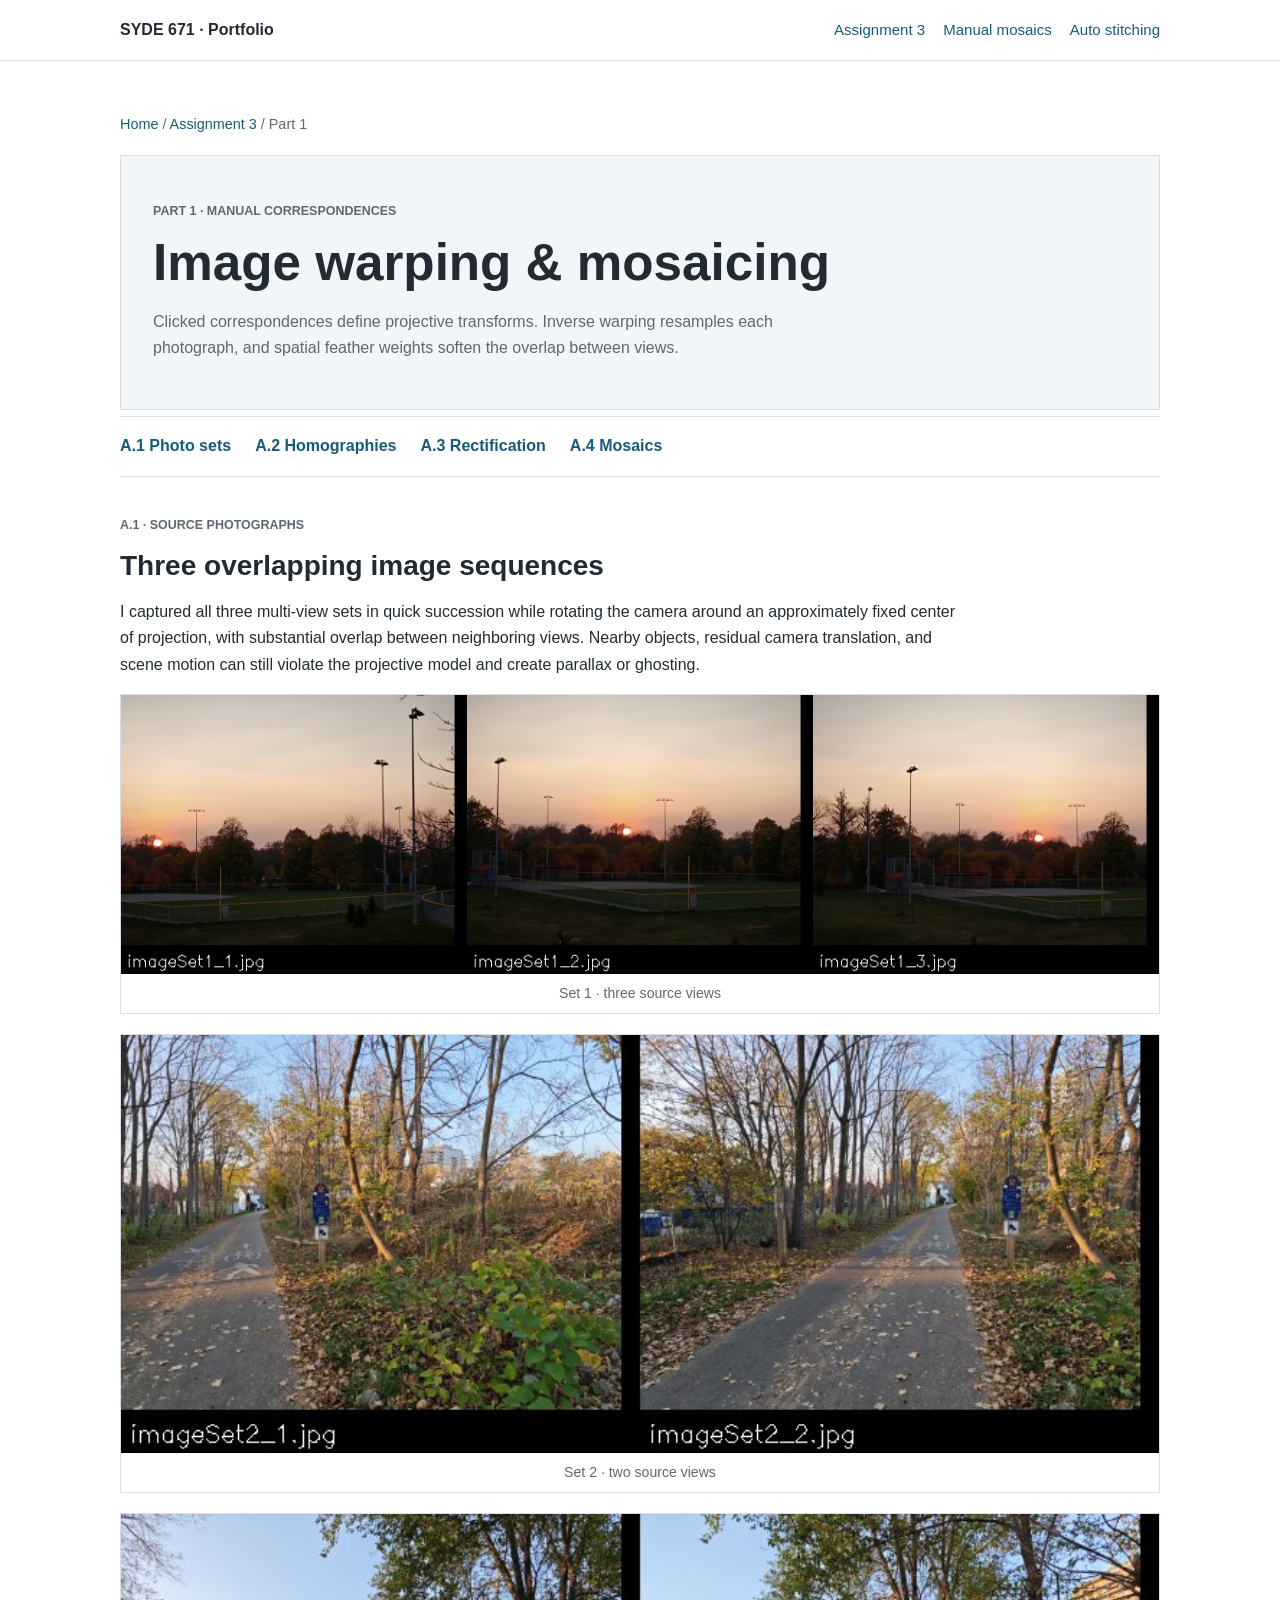
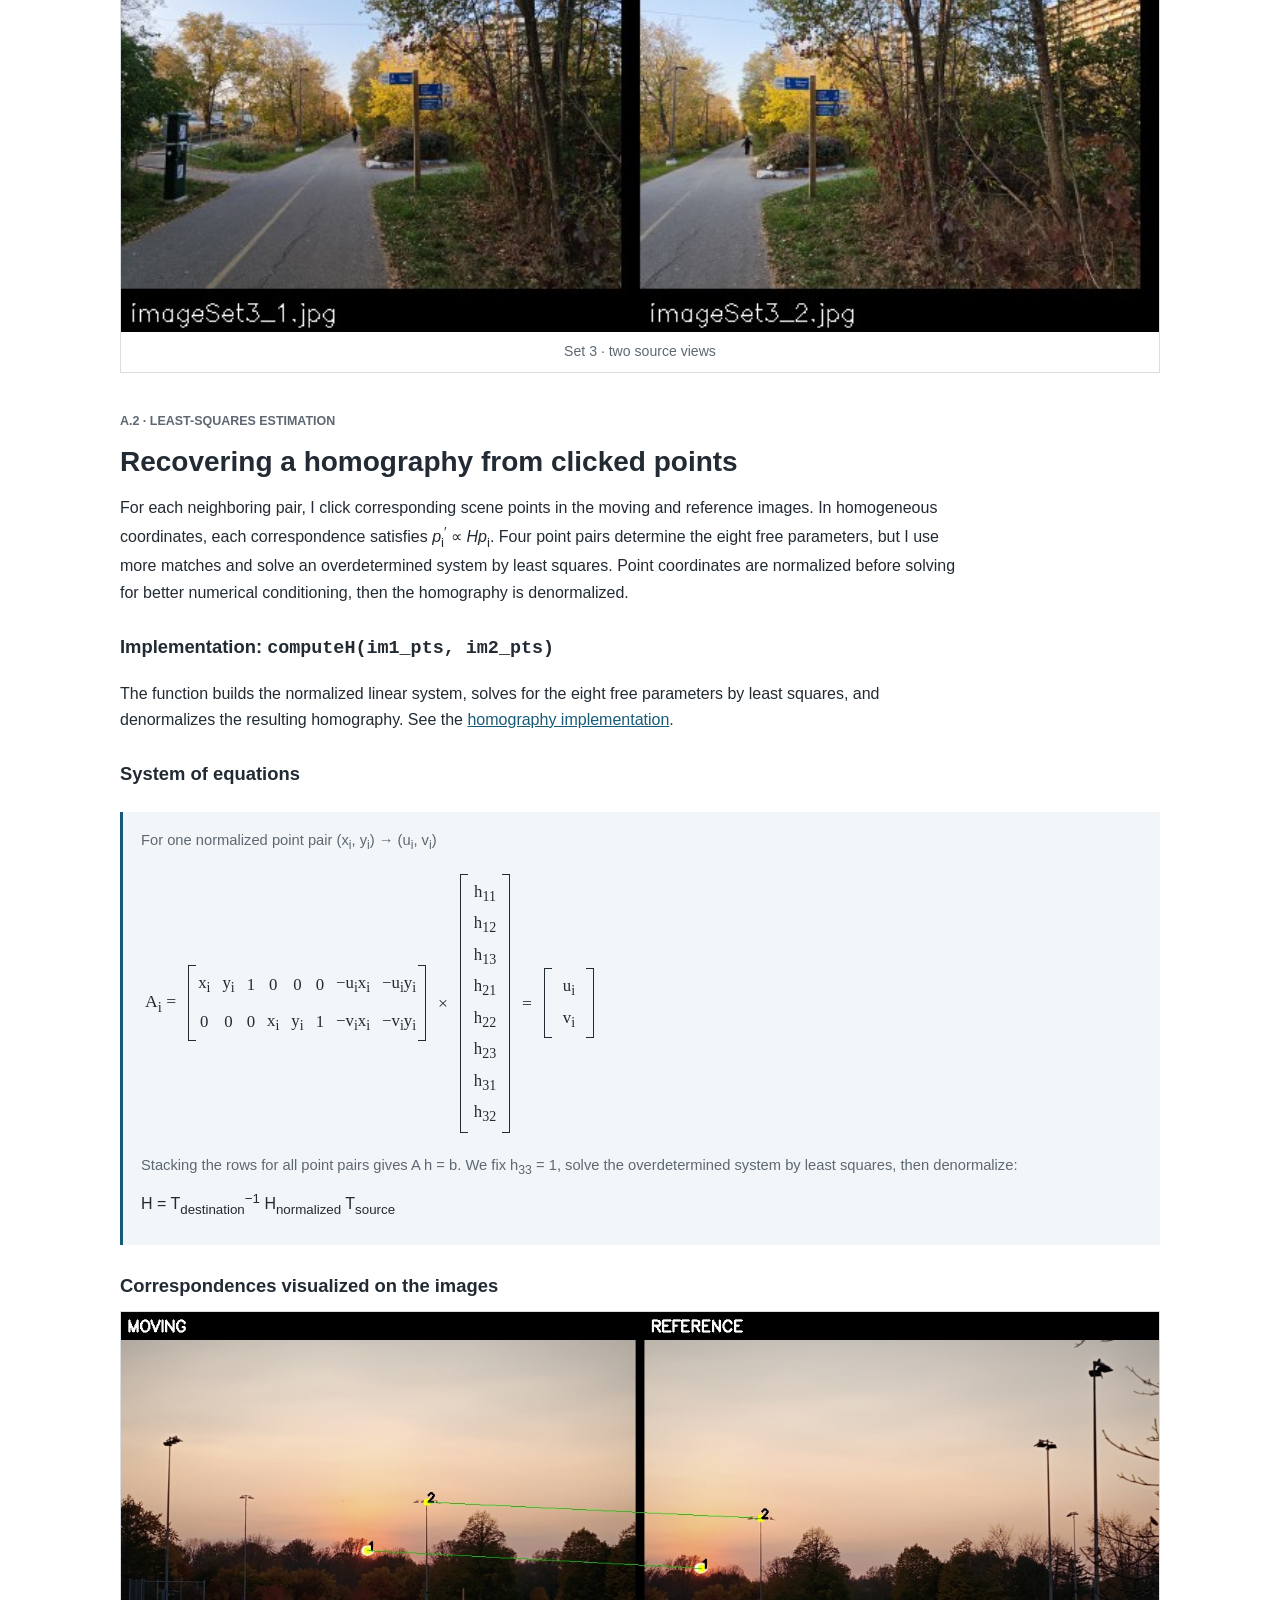
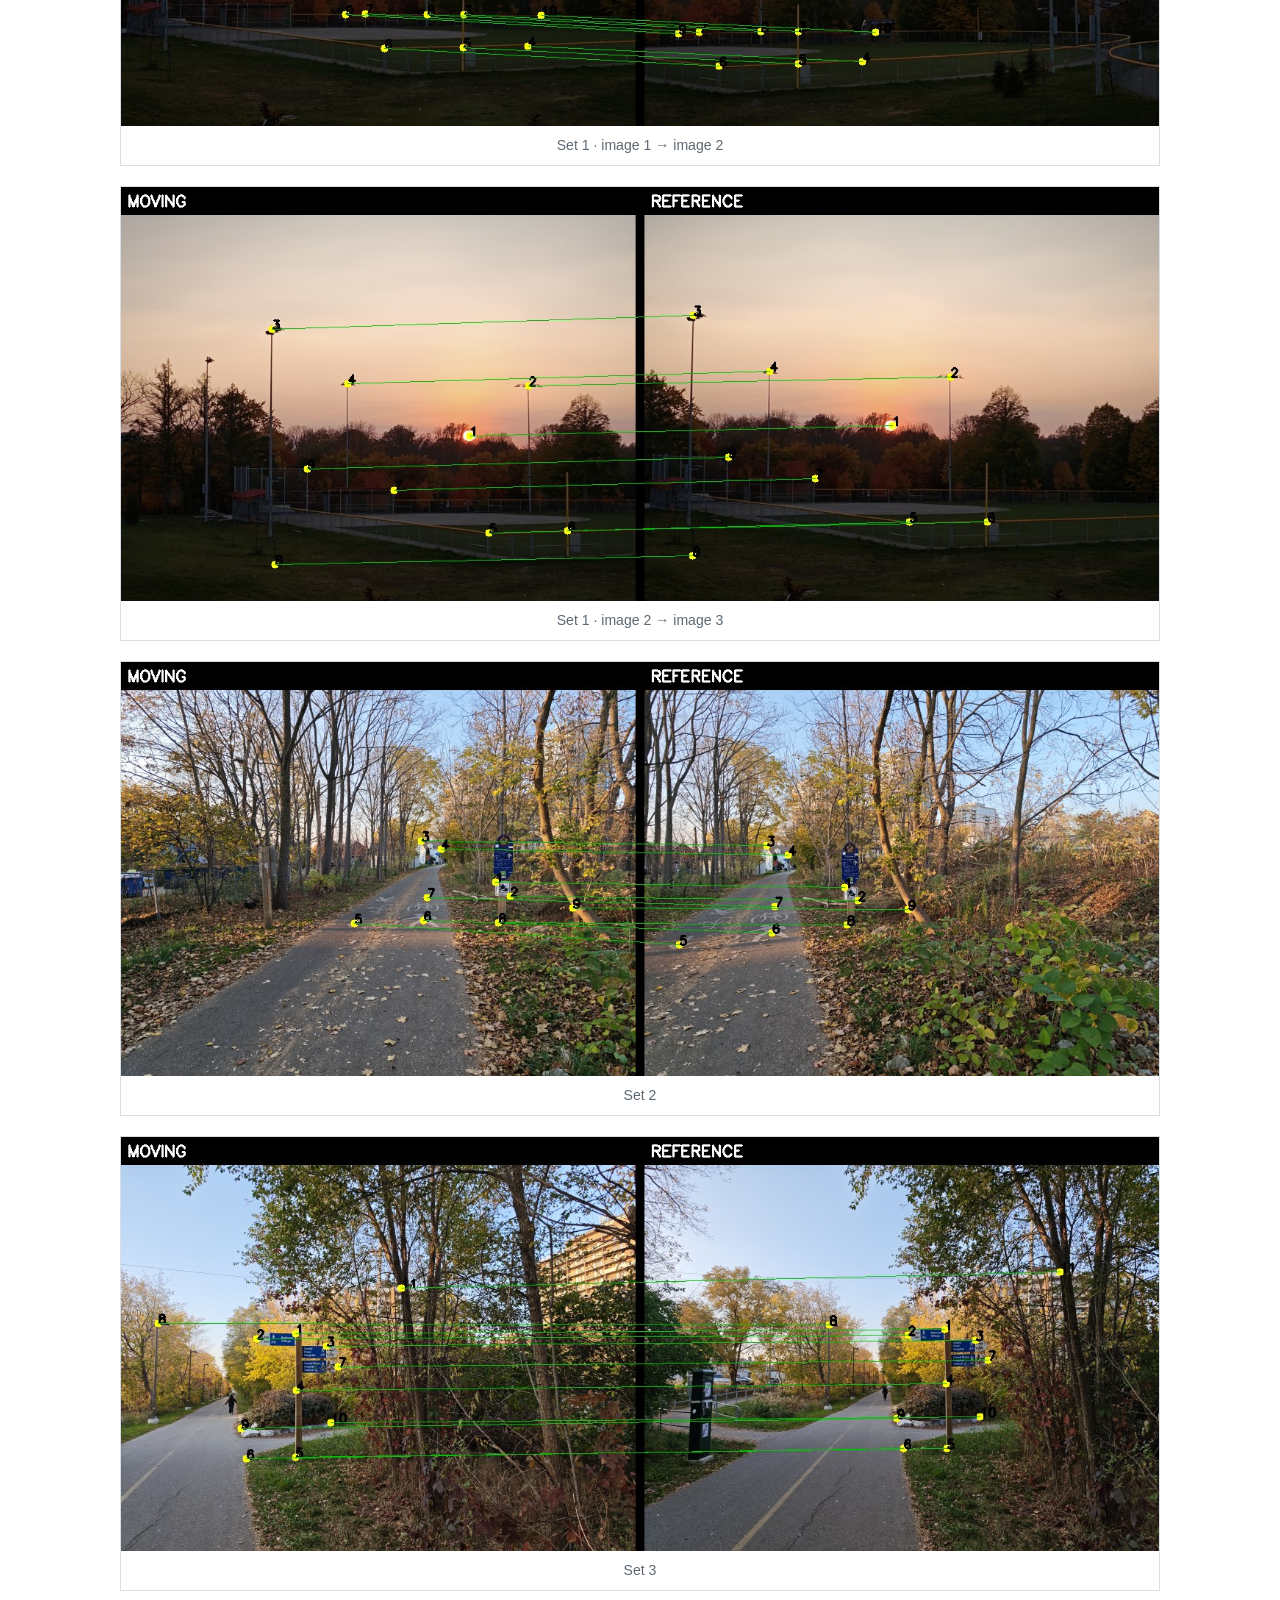
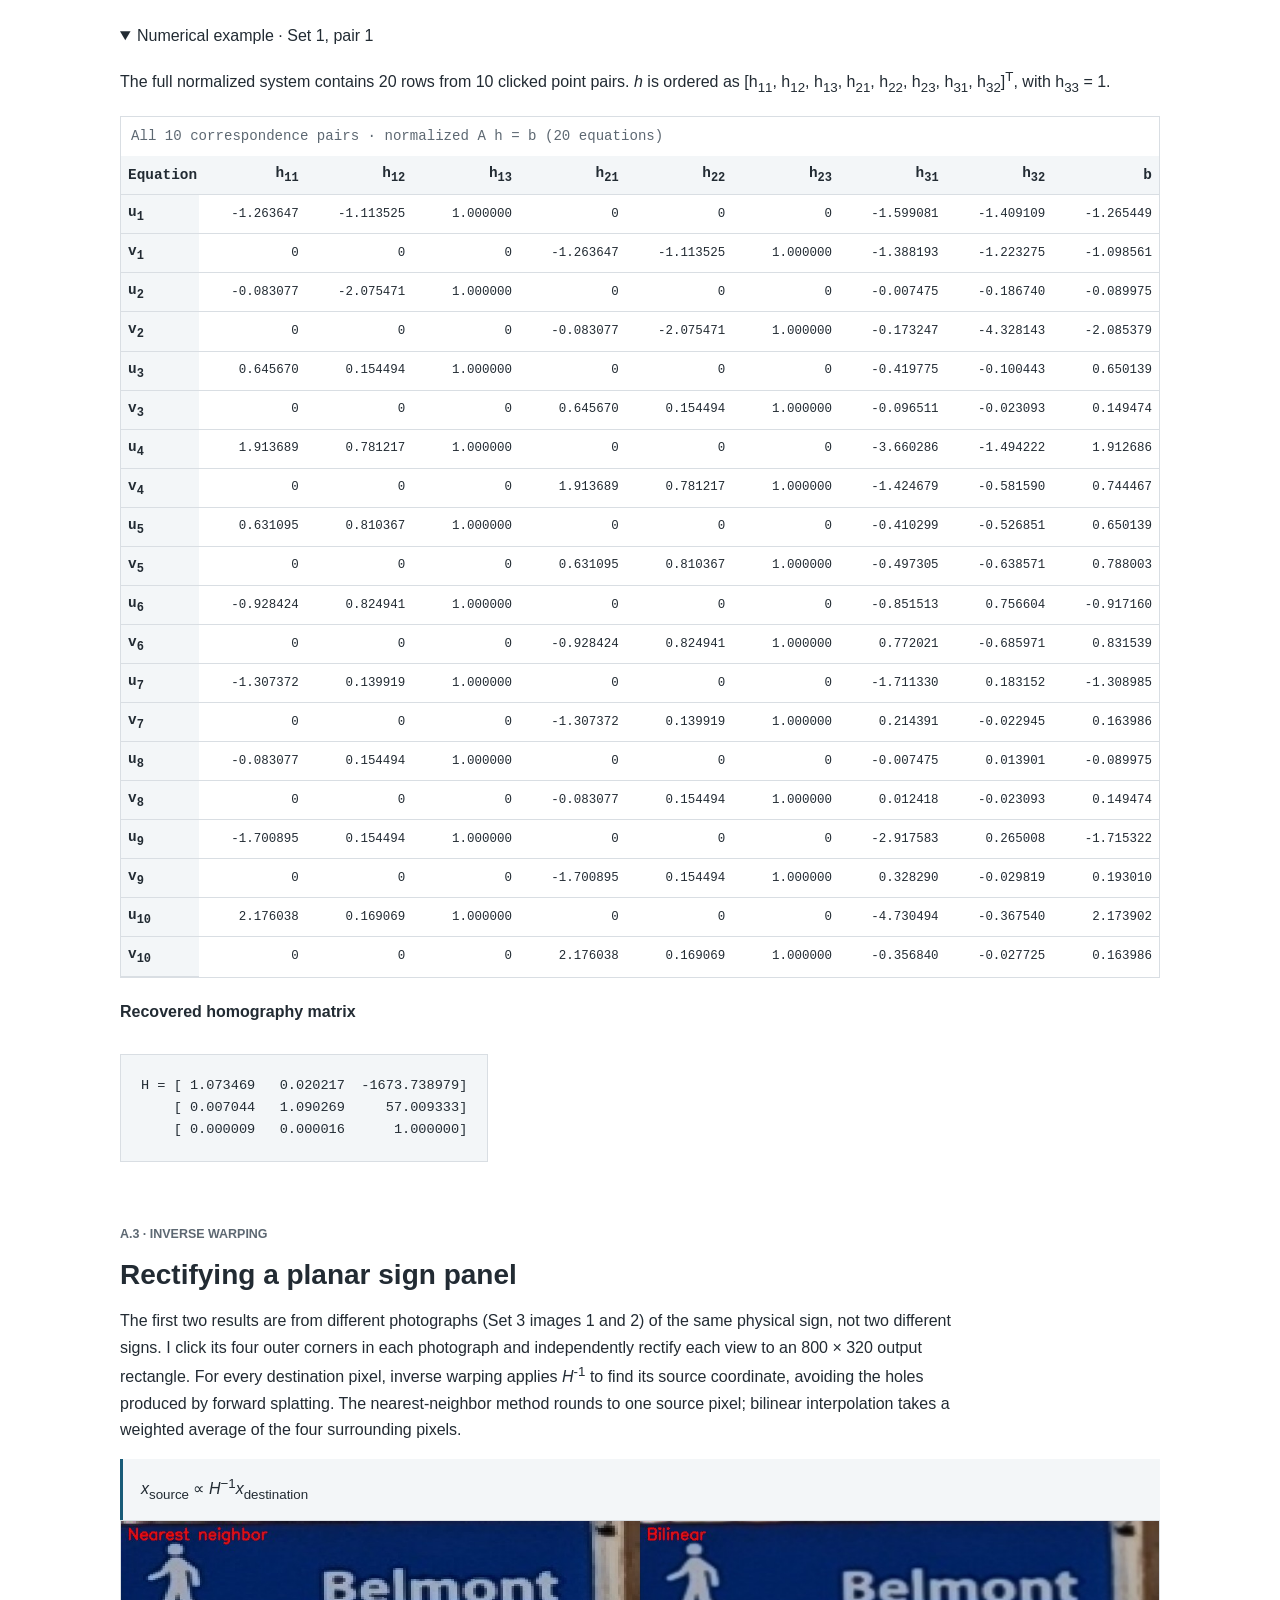
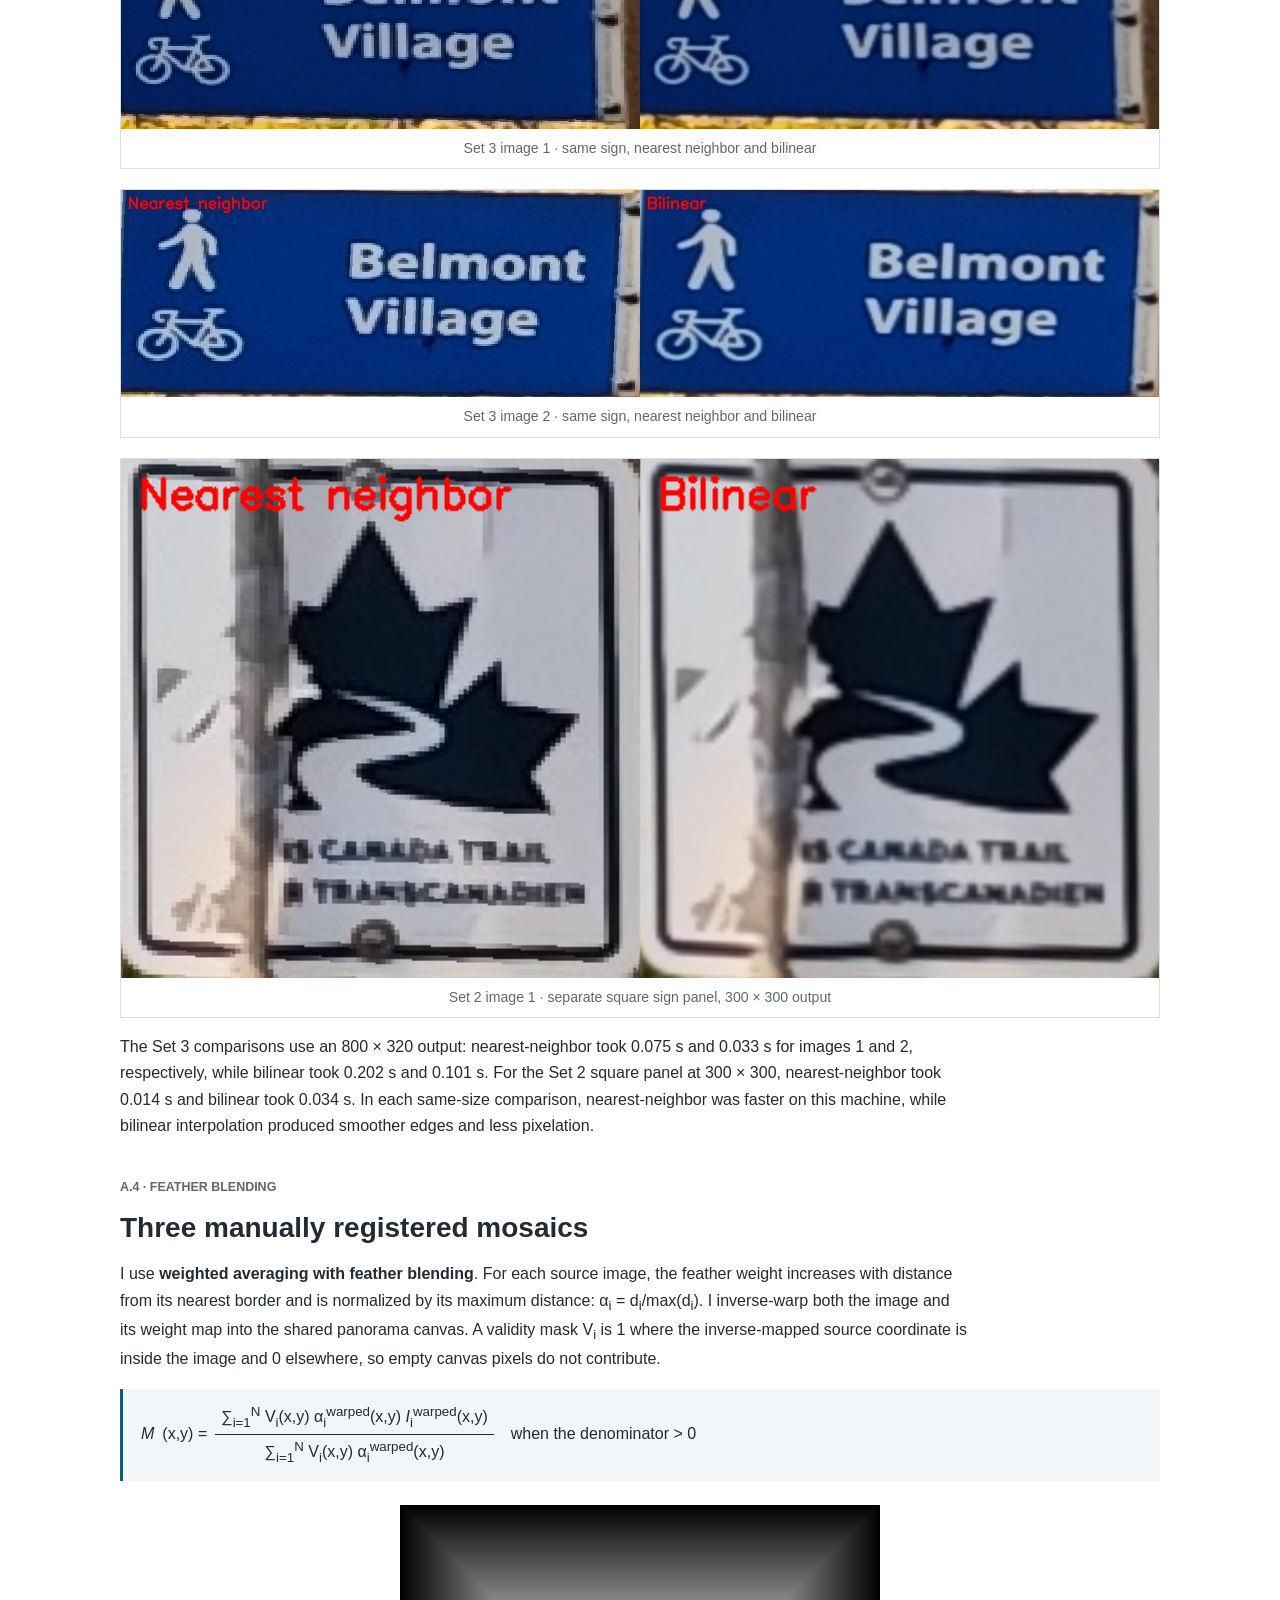
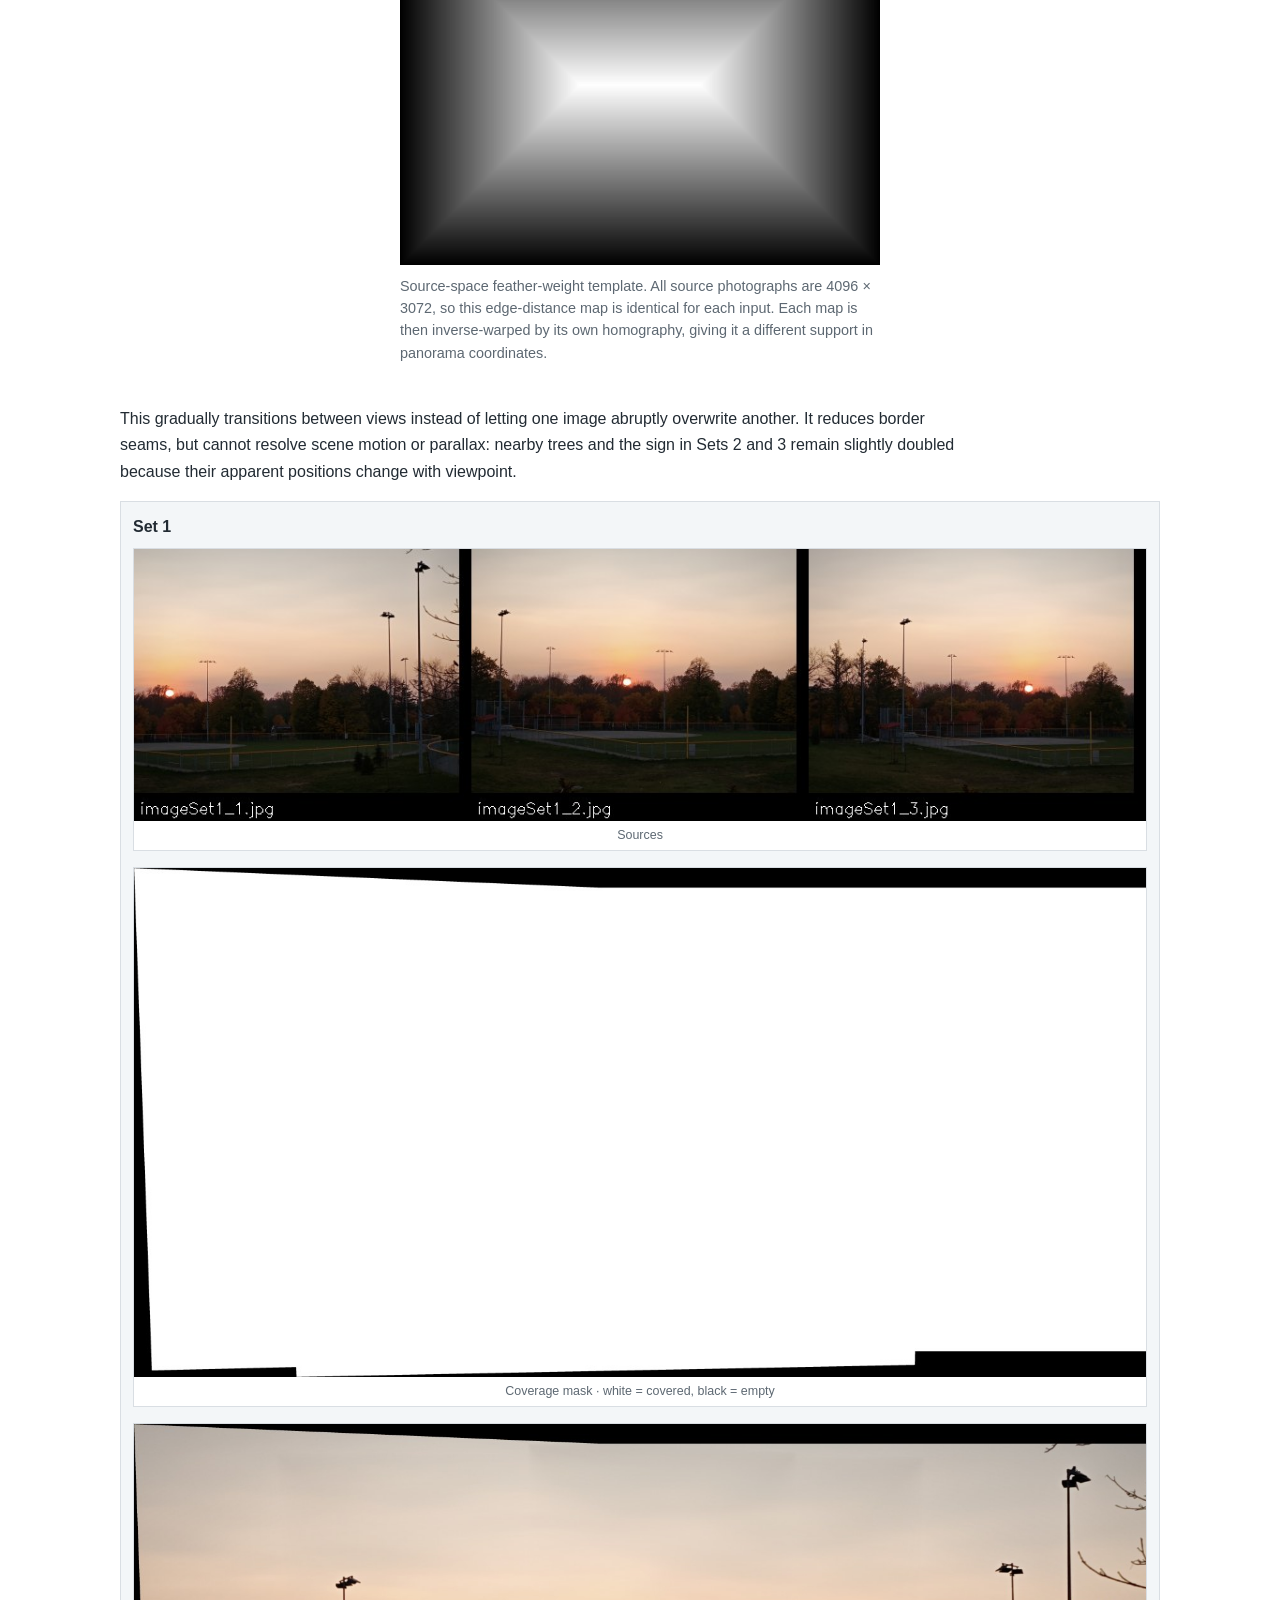
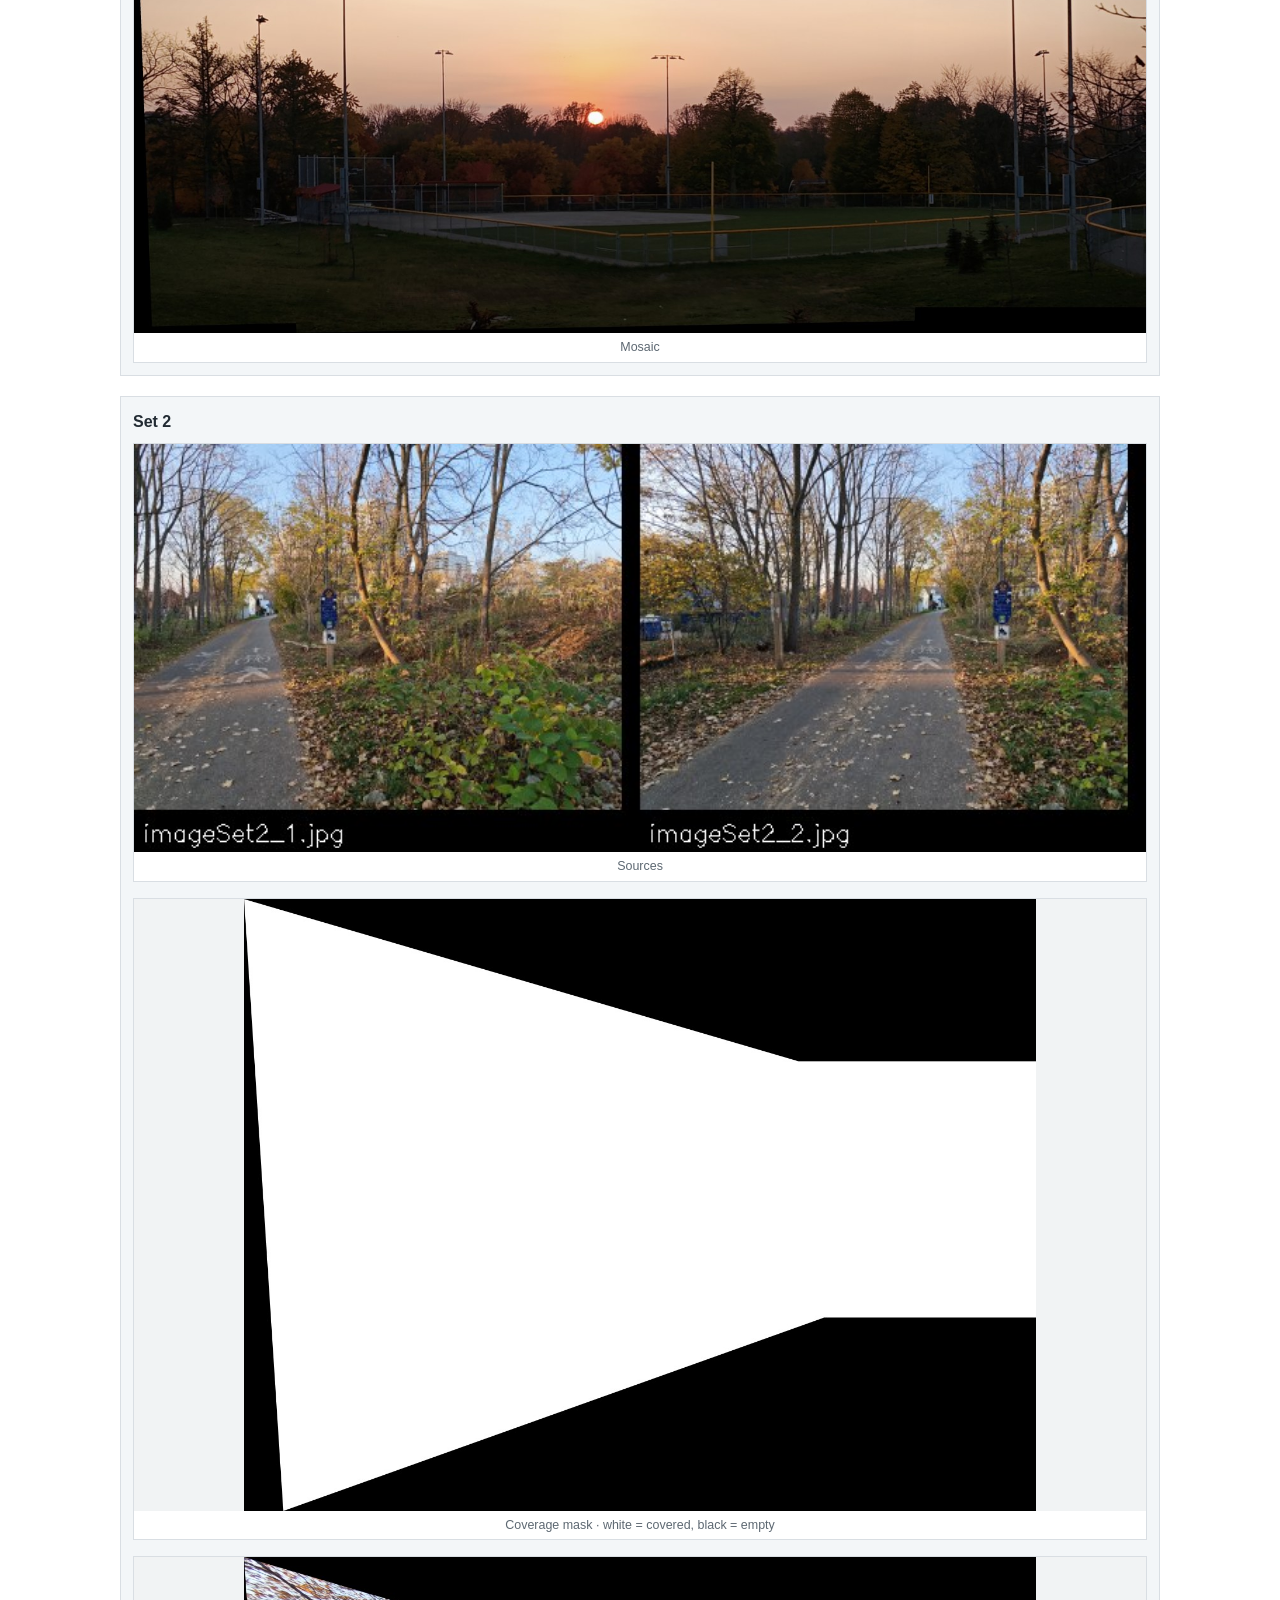
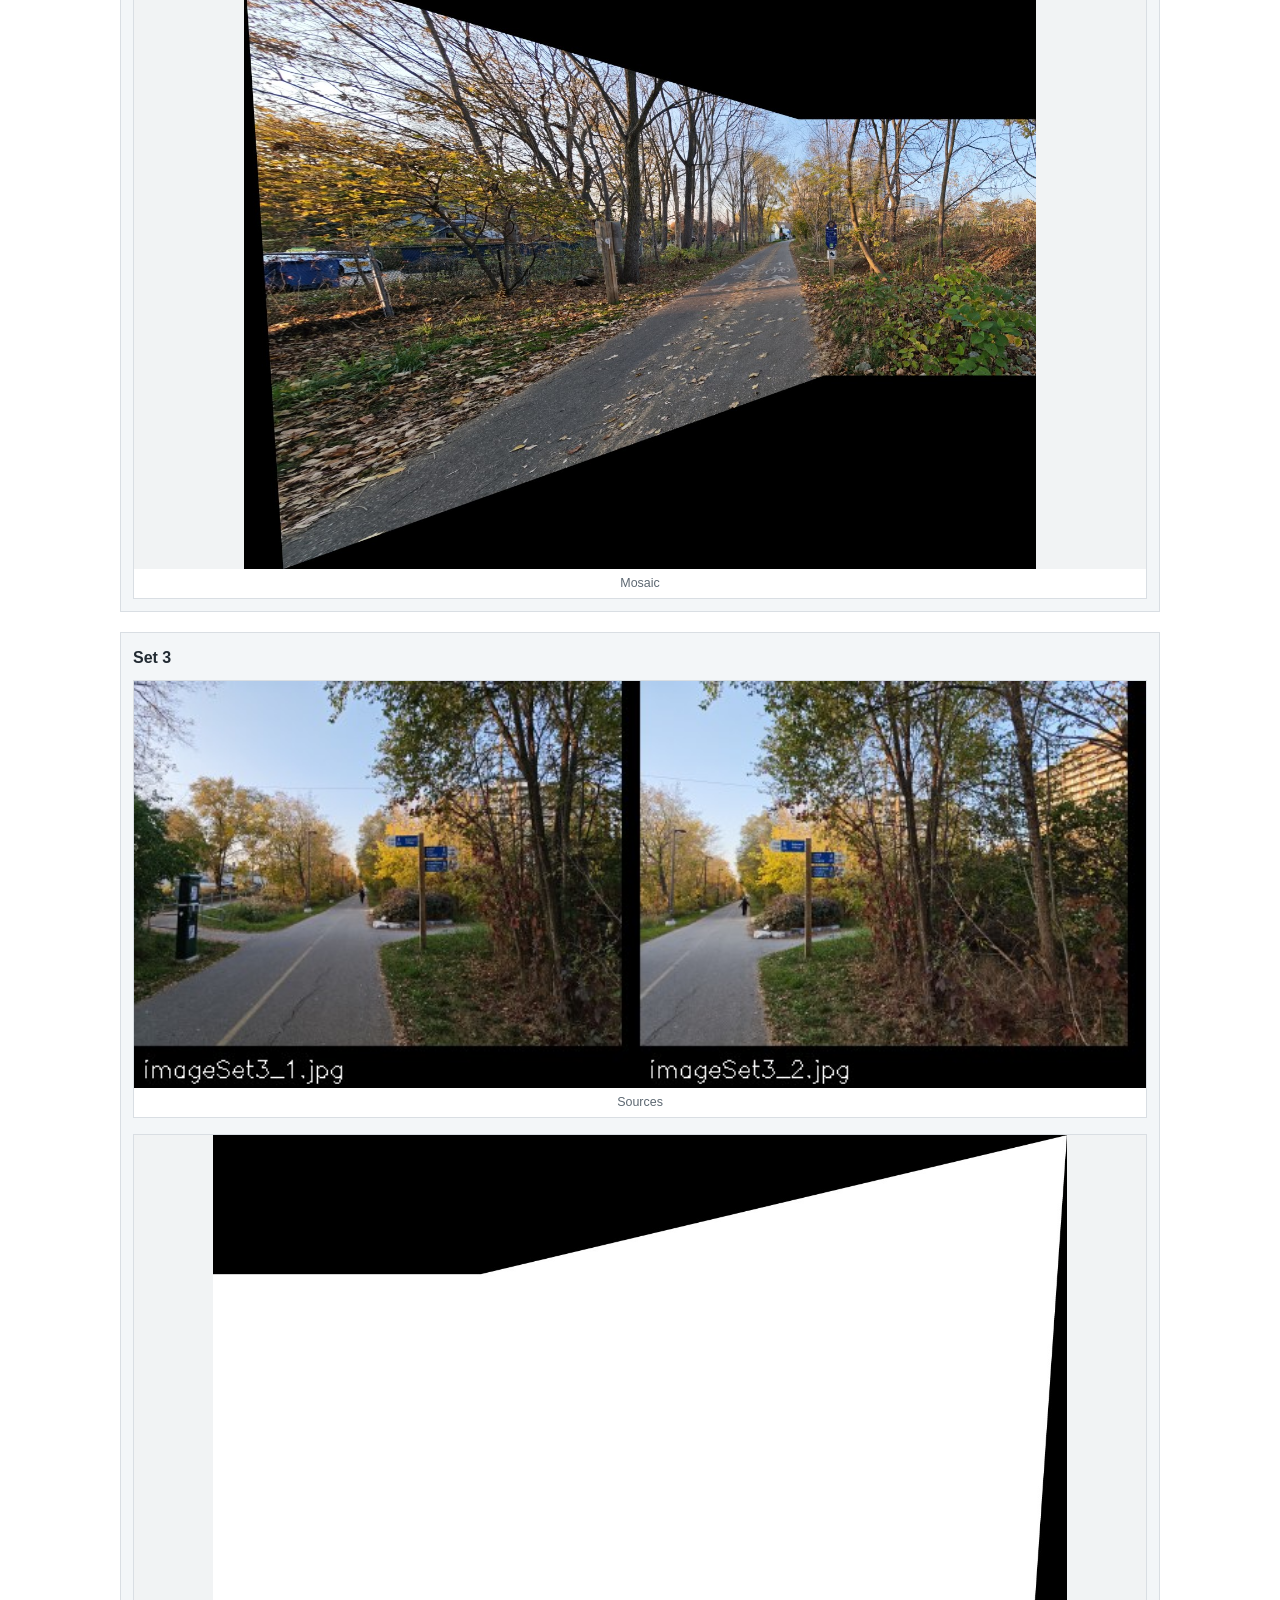
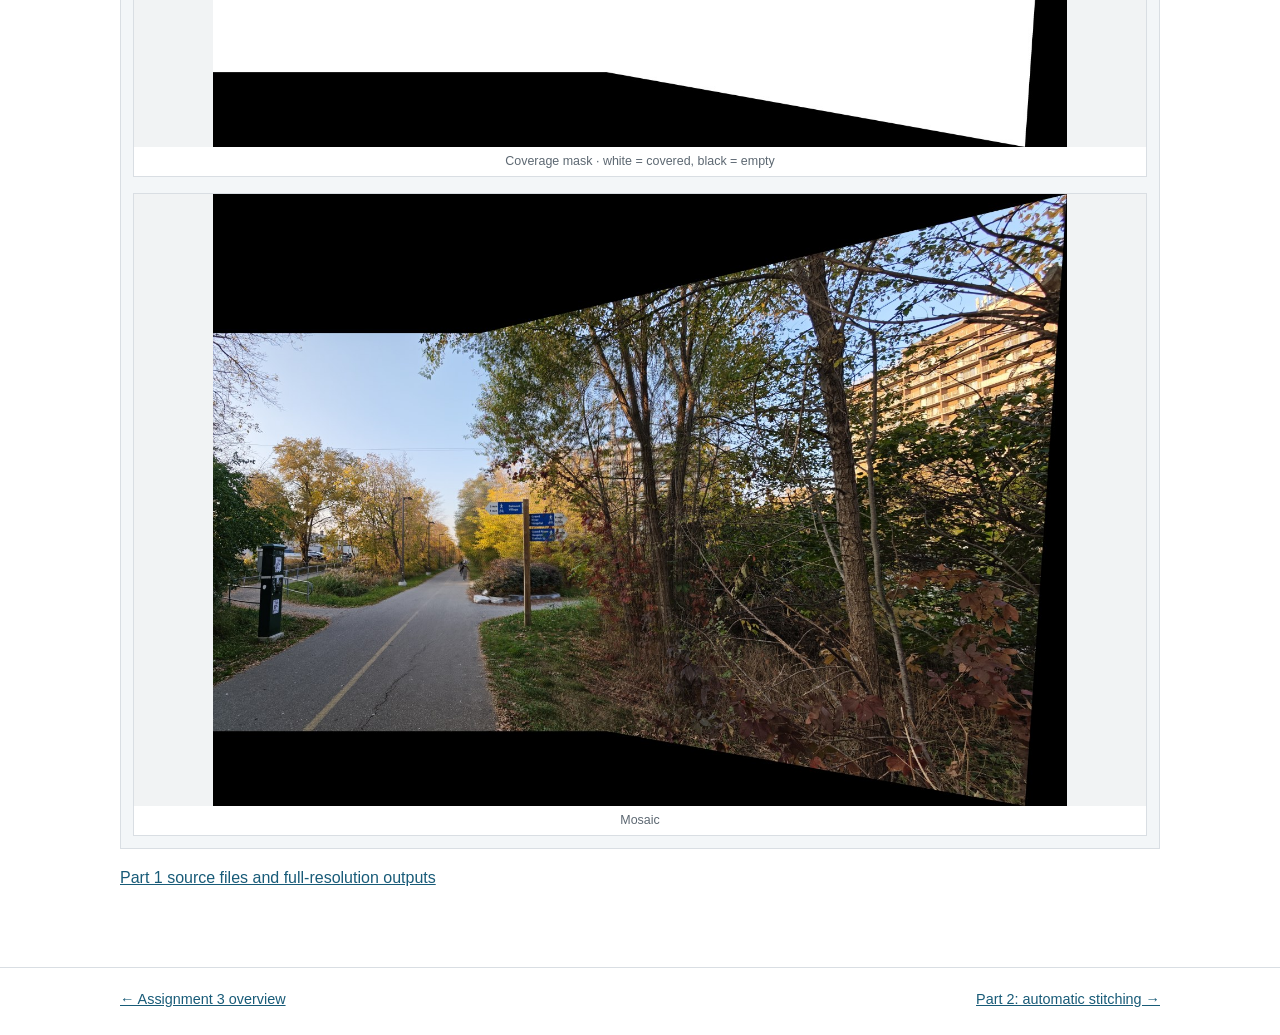
<file: docs/Assignment3/Part1/index.html>
<!doctype html>
<html lang="en">

<head>
    <meta charset="utf-8">
    <meta name="viewport" content="width=device-width, initial-scale=1">
    <meta name="description"
        content="Assignment 3 Part 1: manual homography estimation, inverse image warping, rectification, and feather-blended mosaics.">
    <title>Part 1: Manual Mosaics | SYDE 671 Assignment 3</title>
    <link rel="stylesheet" href="../../style.css">
    <link rel="stylesheet" href="../report.css">
</head>

<body class="assignment-three">
    <header class="site-header">
        <nav class="nav" aria-label="Main navigation">
            <a class="brand" href="../../index.html">SYDE 671 &middot; Portfolio</a>
            <div class="nav-links"><a href="../index.html">Assignment 3</a><a href="./index.html"
                    aria-current="page">Manual mosaics</a><a href="../Part2/index.html">Auto stitching</a></div>
        </nav>
    </header>
    <main class="container report">
        <p class="breadcrumbs"><a href="../../index.html">Home</a> / <a href="../index.html">Assignment 3</a> /
            Part 1</p>
        <header class="report-header">
            <p class="eyebrow">Part 1 &middot; Manual correspondences</p>
            <h1>Image warping &amp; mosaicing</h1>
            <p class="lead">Clicked correspondences define projective transforms. Inverse warping resamples each
                photograph, and spatial feather weights soften the overlap between views.</p>
        </header>
        <nav class="section-nav" aria-label="Part 1 sections"><a href="#capture">A.1 Photo sets</a><a
                href="#homographies">A.2 Homographies</a><a href="#rectification">A.3 Rectification</a><a
                href="#mosaics">A.4 Mosaics</a></nav>

        <section class="report-section" id="capture">
            <p class="eyebrow">A.1 &middot; Source photographs</p>
            <h2>Three overlapping image sequences</h2>
            <p>I captured all three multi-view sets in quick succession while rotating the camera around an
                approximately fixed center of projection, with substantial overlap between neighboring views. Nearby
                objects, residual camera translation, and scene motion can still violate the projective model and
                create parallax or ghosting.</p>
            <div class="gallery">
                <figure><a href="../results/part1_set1_sources.jpg"><img src="../results/part1_set1_sources.jpg"
                            alt="Three source photos from Set 1" fetchpriority="high"></a>
                    <figcaption>Set 1 &middot; three source views</figcaption>
                </figure>
                <figure><a href="../results/part1_set2_sources.jpg"><img src="../results/part1_set2_sources.jpg"
                            alt="Two source photos from Set 2" loading="lazy"></a>
                    <figcaption>Set 2 &middot; two source views</figcaption>
                </figure>
                <figure><a href="../results/part1_set3_sources.jpg"><img src="../results/part1_set3_sources.jpg"
                            alt="Two source photos from Set 3" loading="lazy"></a>
                    <figcaption>Set 3 &middot; two source views</figcaption>
                </figure>
            </div>
        </section>

        <section class="report-section" id="homographies">
            <p class="eyebrow">A.2 &middot; Least-squares estimation</p>
            <h2>Recovering a homography from clicked points</h2>
            <p>For each neighboring pair, I click corresponding scene points in the moving and reference images. In
                homogeneous coordinates, each correspondence satisfies
                <var>p</var><sub>i</sub><sup>&prime;</sup> &prop; <var>H</var><var>p</var><sub>i</sub>. Four point
                pairs determine the eight free parameters, but I use more matches and solve an overdetermined system by
                least squares. Point coordinates are normalized before solving for better numerical conditioning, then
                the homography is denormalized.
            </p>
            <h3>Implementation: <code>computeH(im1_pts, im2_pts)</code></h3>
            <p>The function builds the normalized linear system, solves for the eight free parameters by least squares,
                and denormalizes the resulting homography. See the
                <a href="https://github.com/n-zhao12/SYDE671-assignments/blob/main/Assignment3/Part1/homography.py">homography
                    implementation</a>.
            </p>
            <h3>System of equations</h3>
            <div class="matrix-system" role="math"
                aria-label="For each normalized point pair, the two rows of the 2 by 8 coefficient matrix multiply the eight homography parameters to equal u and v">
                <p class="matrix-system-title">For one normalized point pair (x<sub>i</sub>, y<sub>i</sub>) &rarr;
                    (u<sub>i</sub>, v<sub>i</sub>)</p>
                <div class="matrix-equation">
                    <span class="matrix-name">A<sub>i</sub> =</span>
                    <div class="matrix-bracket" aria-hidden="true">
                        <div class="matrix-rows">
                            <span>x<sub>i</sub></span><span>y<sub>i</sub></span><span>1</span><span>0</span><span>0</span><span>0</span><span>&minus;u<sub>i</sub>x<sub>i</sub></span><span>&minus;u<sub>i</sub>y<sub>i</sub></span>
                            <span>0</span><span>0</span><span>0</span><span>x<sub>i</sub></span><span>y<sub>i</sub></span><span>1</span><span>&minus;v<sub>i</sub>x<sub>i</sub></span><span>&minus;v<sub>i</sub>y<sub>i</sub></span>
                        </div>
                    </div>
                    <span class="matrix-operator">&times;</span>
                    <div class="matrix-bracket vector-bracket" aria-hidden="true">
                        <div class="vector-rows">
                            <span>h<sub>11</sub></span><span>h<sub>12</sub></span><span>h<sub>13</sub></span><span>h<sub>21</sub></span><span>h<sub>22</sub></span><span>h<sub>23</sub></span><span>h<sub>31</sub></span><span>h<sub>32</sub></span>
                        </div>
                    </div>
                    <span class="matrix-operator">=</span>
                    <div class="matrix-bracket vector-bracket" aria-hidden="true">
                        <div class="vector-rows"><span>u<sub>i</sub></span><span>v<sub>i</sub></span></div>
                    </div>
                </div>
                <p class="matrix-system-caption">Stacking the rows for all point pairs gives A h = b. We fix
                    h<sub>33</sub> = 1,
                    solve the overdetermined system by least squares, then denormalize:</p>
                <div class="equation matrix-denormalization">
                    H = T<sub>destination</sub><sup>&minus;1</sup> H<sub>normalized</sub> T<sub>source</sub>
                </div>
            </div>
            <h3>Correspondences visualized on the images</h3>
            <div class="gallery">
                <figure><a href="../results/part1_set1_matches.jpg"><img src="../results/part1_set1_matches.jpg"
                            alt="Manually clicked correspondences from Set 1 image 1 to image 2" loading="lazy"></a>
                    <figcaption>Set 1 &middot; image 1 &rarr; image 2</figcaption>
                </figure>
                <figure><a href="../results/part1_set1_pair02_matches.jpg"><img
                            src="../results/part1_set1_pair02_matches.jpg"
                            alt="Manually clicked correspondences from Set 1 image 2 to image 3" loading="lazy"></a>
                    <figcaption>Set 1 &middot; image 2 &rarr; image 3</figcaption>
                </figure>
                <figure><a href="../results/part1_set2_matches.jpg"><img src="../results/part1_set2_matches.jpg"
                            alt="Clicked correspondence pairs between Set 2 images" loading="lazy"></a>
                    <figcaption>Set 2</figcaption>
                </figure>
                <figure><a href="../results/part1_set3_matches.jpg"><img src="../results/part1_set3_matches.jpg"
                            alt="Clicked correspondence pairs between Set 3 images" loading="lazy"></a>
                    <figcaption>Set 3</figcaption>
                </figure>
            </div>
            <details class="numeric-example" open>
                <summary>Numerical example &middot; Set 1, pair 1</summary>
                <p>The full normalized system contains 20 rows from 10 clicked point pairs. <var>h</var> is ordered
                    as [h<sub>11</sub>, h<sub>12</sub>, h<sub>13</sub>,
                    h<sub>21</sub>, h<sub>22</sub>, h<sub>23</sub>, h<sub>31</sub>, h<sub>32</sub>]<sup>T</sup>,
                    with h<sub>33</sub> = 1.</p>
                <div class="numeric-system-scroll">
                    <table class="numeric-system-table">
                        <caption>All 10 correspondence pairs &middot; normalized A h = b (20 equations)</caption>
                        <thead>
                            <tr>
                                <th scope="col">Equation</th>
                                <th scope="col">h<sub>11</sub></th>
                                <th scope="col">h<sub>12</sub></th>
                                <th scope="col">h<sub>13</sub></th>
                                <th scope="col">h<sub>21</sub></th>
                                <th scope="col">h<sub>22</sub></th>
                                <th scope="col">h<sub>23</sub></th>
                                <th scope="col">h<sub>31</sub></th>
                                <th scope="col">h<sub>32</sub></th>
                                <th scope="col">b</th>
                            </tr>
                        </thead>
                        <tbody>
                            <tr>
                                <th scope="row">u<sub>1</sub></th>
                                <td>-1.263647</td>
                                <td>-1.113525</td>
                                <td>1.000000</td>
                                <td>0</td>
                                <td>0</td>
                                <td>0</td>
                                <td>-1.599081</td>
                                <td>-1.409109</td>
                                <td>-1.265449</td>
                            </tr>
                            <tr>
                                <th scope="row">v<sub>1</sub></th>
                                <td>0</td>
                                <td>0</td>
                                <td>0</td>
                                <td>-1.263647</td>
                                <td>-1.113525</td>
                                <td>1.000000</td>
                                <td>-1.388193</td>
                                <td>-1.223275</td>
                                <td>-1.098561</td>
                            </tr>
                            <tr>
                                <th scope="row">u<sub>2</sub></th>
                                <td>-0.083077</td>
                                <td>-2.075471</td>
                                <td>1.000000</td>
                                <td>0</td>
                                <td>0</td>
                                <td>0</td>
                                <td>-0.007475</td>
                                <td>-0.186740</td>
                                <td>-0.089975</td>
                            </tr>
                            <tr>
                                <th scope="row">v<sub>2</sub></th>
                                <td>0</td>
                                <td>0</td>
                                <td>0</td>
                                <td>-0.083077</td>
                                <td>-2.075471</td>
                                <td>1.000000</td>
                                <td>-0.173247</td>
                                <td>-4.328143</td>
                                <td>-2.085379</td>
                            </tr>
                            <tr>
                                <th scope="row">u<sub>3</sub></th>
                                <td>0.645670</td>
                                <td>0.154494</td>
                                <td>1.000000</td>
                                <td>0</td>
                                <td>0</td>
                                <td>0</td>
                                <td>-0.419775</td>
                                <td>-0.100443</td>
                                <td>0.650139</td>
                            </tr>
                            <tr>
                                <th scope="row">v<sub>3</sub></th>
                                <td>0</td>
                                <td>0</td>
                                <td>0</td>
                                <td>0.645670</td>
                                <td>0.154494</td>
                                <td>1.000000</td>
                                <td>-0.096511</td>
                                <td>-0.023093</td>
                                <td>0.149474</td>
                            </tr>
                            <tr>
                                <th scope="row">u<sub>4</sub></th>
                                <td>1.913689</td>
                                <td>0.781217</td>
                                <td>1.000000</td>
                                <td>0</td>
                                <td>0</td>
                                <td>0</td>
                                <td>-3.660286</td>
                                <td>-1.494222</td>
                                <td>1.912686</td>
                            </tr>
                            <tr>
                                <th scope="row">v<sub>4</sub></th>
                                <td>0</td>
                                <td>0</td>
                                <td>0</td>
                                <td>1.913689</td>
                                <td>0.781217</td>
                                <td>1.000000</td>
                                <td>-1.424679</td>
                                <td>-0.581590</td>
                                <td>0.744467</td>
                            </tr>
                            <tr>
                                <th scope="row">u<sub>5</sub></th>
                                <td>0.631095</td>
                                <td>0.810367</td>
                                <td>1.000000</td>
                                <td>0</td>
                                <td>0</td>
                                <td>0</td>
                                <td>-0.410299</td>
                                <td>-0.526851</td>
                                <td>0.650139</td>
                            </tr>
                            <tr>
                                <th scope="row">v<sub>5</sub></th>
                                <td>0</td>
                                <td>0</td>
                                <td>0</td>
                                <td>0.631095</td>
                                <td>0.810367</td>
                                <td>1.000000</td>
                                <td>-0.497305</td>
                                <td>-0.638571</td>
                                <td>0.788003</td>
                            </tr>
                            <tr>
                                <th scope="row">u<sub>6</sub></th>
                                <td>-0.928424</td>
                                <td>0.824941</td>
                                <td>1.000000</td>
                                <td>0</td>
                                <td>0</td>
                                <td>0</td>
                                <td>-0.851513</td>
                                <td>0.756604</td>
                                <td>-0.917160</td>
                            </tr>
                            <tr>
                                <th scope="row">v<sub>6</sub></th>
                                <td>0</td>
                                <td>0</td>
                                <td>0</td>
                                <td>-0.928424</td>
                                <td>0.824941</td>
                                <td>1.000000</td>
                                <td>0.772021</td>
                                <td>-0.685971</td>
                                <td>0.831539</td>
                            </tr>
                            <tr>
                                <th scope="row">u<sub>7</sub></th>
                                <td>-1.307372</td>
                                <td>0.139919</td>
                                <td>1.000000</td>
                                <td>0</td>
                                <td>0</td>
                                <td>0</td>
                                <td>-1.711330</td>
                                <td>0.183152</td>
                                <td>-1.308985</td>
                            </tr>
                            <tr>
                                <th scope="row">v<sub>7</sub></th>
                                <td>0</td>
                                <td>0</td>
                                <td>0</td>
                                <td>-1.307372</td>
                                <td>0.139919</td>
                                <td>1.000000</td>
                                <td>0.214391</td>
                                <td>-0.022945</td>
                                <td>0.163986</td>
                            </tr>
                            <tr>
                                <th scope="row">u<sub>8</sub></th>
                                <td>-0.083077</td>
                                <td>0.154494</td>
                                <td>1.000000</td>
                                <td>0</td>
                                <td>0</td>
                                <td>0</td>
                                <td>-0.007475</td>
                                <td>0.013901</td>
                                <td>-0.089975</td>
                            </tr>
                            <tr>
                                <th scope="row">v<sub>8</sub></th>
                                <td>0</td>
                                <td>0</td>
                                <td>0</td>
                                <td>-0.083077</td>
                                <td>0.154494</td>
                                <td>1.000000</td>
                                <td>0.012418</td>
                                <td>-0.023093</td>
                                <td>0.149474</td>
                            </tr>
                            <tr>
                                <th scope="row">u<sub>9</sub></th>
                                <td>-1.700895</td>
                                <td>0.154494</td>
                                <td>1.000000</td>
                                <td>0</td>
                                <td>0</td>
                                <td>0</td>
                                <td>-2.917583</td>
                                <td>0.265008</td>
                                <td>-1.715322</td>
                            </tr>
                            <tr>
                                <th scope="row">v<sub>9</sub></th>
                                <td>0</td>
                                <td>0</td>
                                <td>0</td>
                                <td>-1.700895</td>
                                <td>0.154494</td>
                                <td>1.000000</td>
                                <td>0.328290</td>
                                <td>-0.029819</td>
                                <td>0.193010</td>
                            </tr>
                            <tr>
                                <th scope="row">u<sub>10</sub></th>
                                <td>2.176038</td>
                                <td>0.169069</td>
                                <td>1.000000</td>
                                <td>0</td>
                                <td>0</td>
                                <td>0</td>
                                <td>-4.730494</td>
                                <td>-0.367540</td>
                                <td>2.173902</td>
                            </tr>
                            <tr>
                                <th scope="row">v<sub>10</sub></th>
                                <td>0</td>
                                <td>0</td>
                                <td>0</td>
                                <td>2.176038</td>
                                <td>0.169069</td>
                                <td>1.000000</td>
                                <td>-0.356840</td>
                                <td>-0.027725</td>
                                <td>0.163986</td>
                            </tr>
                        </tbody>
                    </table>
                </div>
                <h4>Recovered homography matrix</h4>
                <pre class="homography-matrix"><code>H = [ 1.073469   0.020217  -1673.738979]
    [ 0.007044   1.090269     57.009333]
    [ 0.000009   0.000016      1.000000]</code></pre>
            </details>
        </section>

        <section class="report-section" id="rectification">
            <p class="eyebrow">A.3 &middot; Inverse warping</p>
            <h2>Rectifying a planar sign panel</h2>
            <p>The first two results are from different photographs (Set 3 images 1 and 2) of the same physical sign,
                not two different signs. I click its four outer corners in each photograph and independently rectify
                each view to an 800 &times; 320 output rectangle. For every destination pixel, inverse warping applies
                <var>H</var><sup>-1</sup> to find its source coordinate, avoiding the holes produced by forward
                splatting. The nearest-neighbor method rounds to one source pixel; bilinear interpolation takes a
                weighted average of the four surrounding pixels.
            </p>
            <div class="equation" role="math"
                aria-label="Source coordinate is proportional to the inverse homography applied to the destination coordinate">
                <var>x</var><sub>source</sub> &prop; <var>H</var><sup>&minus;1</sup><var>x</var><sub>destination</sub>
            </div>
            <div class="gallery">
                <figure><a href="../results/part1_rect_set3_1.jpg"><img src="../results/part1_rect_set3_1.jpg"
                            alt="Nearest-neighbor and bilinear rectification comparison for Set 3 image 1 of the sign"
                            loading="lazy"></a>
                    <figcaption>Set 3 image 1 &middot; same sign, nearest neighbor and bilinear</figcaption>
                </figure>
                <figure><a href="../results/part1_rect_set3_2.jpg"><img src="../results/part1_rect_set3_2.jpg"
                            alt="Nearest-neighbor and bilinear rectification comparison for Set 3 image 2 of the same sign"
                            loading="lazy"></a>
                    <figcaption>Set 3 image 2 &middot; same sign, nearest neighbor and bilinear</figcaption>
                </figure>
                <figure><a href="../results/part1_rect_set2_1.png"><img src="../results/part1_rect_set2_1.png"
                            alt="Nearest-neighbor and bilinear rectification of a separate square sign panel from Set 2 image 1"
                            loading="lazy"></a>
                    <figcaption>Set 2 image 1 &middot; separate square sign panel, 300 &times; 300 output</figcaption>
                </figure>
            </div>
            <p>The Set 3 comparisons use an 800 &times; 320 output: nearest-neighbor took 0.075 s and 0.033 s for images
                1 and 2, respectively, while bilinear took 0.202 s and 0.101 s. For the Set 2 square panel at 300
                &times;
                300, nearest-neighbor took 0.014 s and bilinear took 0.034 s. In each same-size comparison,
                nearest-neighbor was faster on this machine, while bilinear interpolation produced smoother edges and
                less pixelation.
            </p>
        </section>

        <section class="report-section" id="mosaics">
            <p class="eyebrow">A.4 &middot; Feather blending</p>
            <h2>Three manually registered mosaics</h2>
            <p>I use <strong>weighted averaging with feather blending</strong>. For each source image, the feather
                weight increases with distance from its nearest border and is normalized by its maximum distance:
                &alpha;<sub>i</sub> = d<sub>i</sub>/max(d<sub>i</sub>). I inverse-warp both the image and its weight
                map into the shared panorama canvas. A validity mask V<sub>i</sub> is 1 where the inverse-mapped source
                coordinate is inside the image and 0 elsewhere, so empty canvas pixels do not contribute.</p>
            <div class="equation equation-average" role="math"
                aria-label="Mosaic pixel equals the sum over images of validity mask times warped feather weight times warped image value, divided by the sum of validity mask times warped feather weight, where the denominator is positive">
                <var>M</var>(x,y) =
                <span class="fraction">
                    <span>&sum;<sub>i=1</sub><sup>N</sup> V<sub>i</sub>(x,y) &alpha;<sub>i</sub><sup>warped</sup>(x,y)
                        <var>I</var><sub>i</sub><sup>warped</sup>(x,y)</span>
                    <span>&sum;<sub>i=1</sub><sup>N</sup> V<sub>i</sub>(x,y)
                        &alpha;<sub>i</sub><sup>warped</sup>(x,y)</span>
                </span>
                &nbsp; when the denominator &gt; 0
            </div>
            <figure class="result overview-result feather-template">
                <a href="../results/part1_feather_weight_template.jpg"><img
                        src="../results/part1_feather_weight_template.jpg"
                        alt="Source-space feather weight template: dark edges have low weight and the bright center has high weight"
                        loading="lazy"></a>
                <figcaption>Source-space feather-weight template. All source photographs are 4096 &times; 3072, so
                    this edge-distance map is identical for each input. Each map is then inverse-warped by its own
                    homography, giving it a different support in panorama coordinates.</figcaption>
            </figure>
            <p>This gradually transitions between views instead of letting one image abruptly overwrite another. It
                reduces border seams, but cannot resolve scene motion or parallax: nearby trees and the sign in Sets 2
                and 3 remain slightly doubled because their apparent positions change with viewpoint.</p>
            <div class="comparison-grid">
                <article class="comparison-item">
                    <h5>Set 1</h5>
                    <div class="comparison-pair comparison-pair-vertical">
                        <figure><a href="../results/part1_set1_sources.jpg"><img src="../results/part1_set1_sources.jpg"
                                    alt="Set 1 source images" loading="lazy"></a>
                            <figcaption>Sources</figcaption>
                        </figure>
                        <figure><a href="../results/part1_set1_coverage_mask.jpg"><img
                                    src="../results/part1_set1_coverage_mask.jpg"
                                    alt="Set 1 panorama coverage mask; white pixels are covered by warped inputs and black pixels are empty canvas"
                                    loading="lazy"></a>
                            <figcaption>Coverage mask &middot; white = covered, black = empty</figcaption>
                        </figure>
                        <figure><a href="../results/part1_set1_mosaic.jpg"><img src="../results/part1_set1_mosaic.jpg"
                                    alt="Set 1 feather-blended manual mosaic" loading="lazy"></a>
                            <figcaption>Mosaic</figcaption>
                        </figure>
                    </div>
                </article>
                <article class="comparison-item">
                    <h5>Set 2</h5>
                    <div class="comparison-pair comparison-pair-vertical">
                        <figure><a href="../results/part1_set2_sources.jpg"><img src="../results/part1_set2_sources.jpg"
                                    alt="Set 2 source images" loading="lazy"></a>
                            <figcaption>Sources</figcaption>
                        </figure>
                        <figure><a href="../results/part1_set2_coverage_mask.jpg"><img
                                    src="../results/part1_set2_coverage_mask.jpg"
                                    alt="Set 2 panorama coverage mask; white pixels are covered by warped inputs and black pixels are empty canvas"
                                    loading="lazy"></a>
                            <figcaption>Coverage mask &middot; white = covered, black = empty</figcaption>
                        </figure>
                        <figure><a href="../results/part1_set2_mosaic.jpg"><img src="../results/part1_set2_mosaic.jpg"
                                    alt="Set 2 feather-blended manual mosaic" loading="lazy"></a>
                            <figcaption>Mosaic</figcaption>
                        </figure>
                    </div>
                </article>
                <article class="comparison-item">
                    <h5>Set 3</h5>
                    <div class="comparison-pair comparison-pair-vertical">
                        <figure><a href="../results/part1_set3_sources.jpg"><img src="../results/part1_set3_sources.jpg"
                                    alt="Set 3 source images" loading="lazy"></a>
                            <figcaption>Sources</figcaption>
                        </figure>
                        <figure><a href="../results/part1_set3_coverage_mask.jpg"><img
                                    src="../results/part1_set3_coverage_mask.jpg"
                                    alt="Set 3 panorama coverage mask; white pixels are covered by warped inputs and black pixels are empty canvas"
                                    loading="lazy"></a>
                            <figcaption>Coverage mask &middot; white = covered, black = empty</figcaption>
                        </figure>
                        <figure><a href="../results/part1_set3_mosaic.jpg"><img src="../results/part1_set3_mosaic.jpg"
                                    alt="Set 3 feather-blended manual mosaic" loading="lazy"></a>
                            <figcaption>Mosaic</figcaption>
                        </figure>
                    </div>
                </article>
            </div>
        </section>

        <p class="source-link"><a
                href="https://github.com/n-zhao12/SYDE671-assignments/tree/main/Assignment3/Part1">Part 1 source
                files and full-resolution outputs</a></p>
    </main>
    <footer class="site-footer">
        <div class="container"><a href="../index.html">&larr; Assignment 3 overview</a><a
                href="../Part2/index.html">Part 2: automatic stitching &rarr;</a></div>
    </footer>
    <script src="../image-links.js" defer></script>
</body>

</html>
</file>
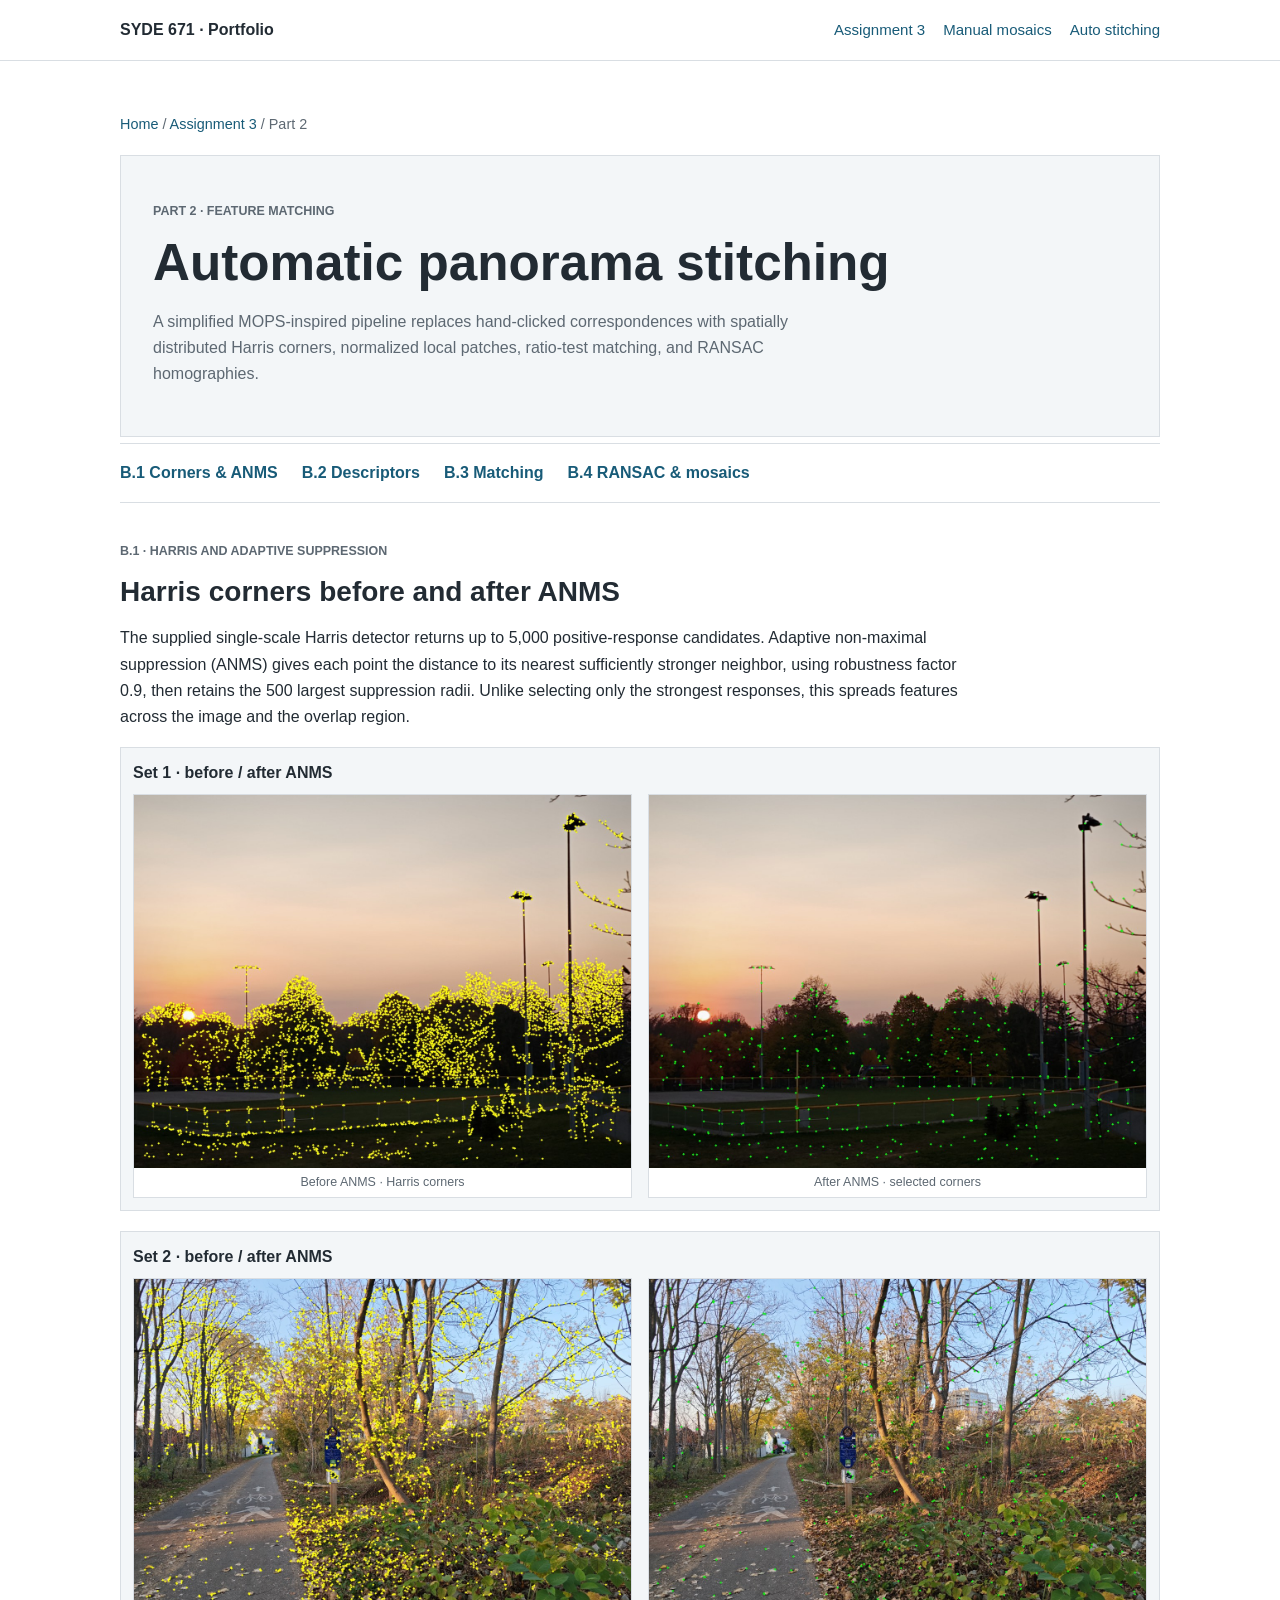
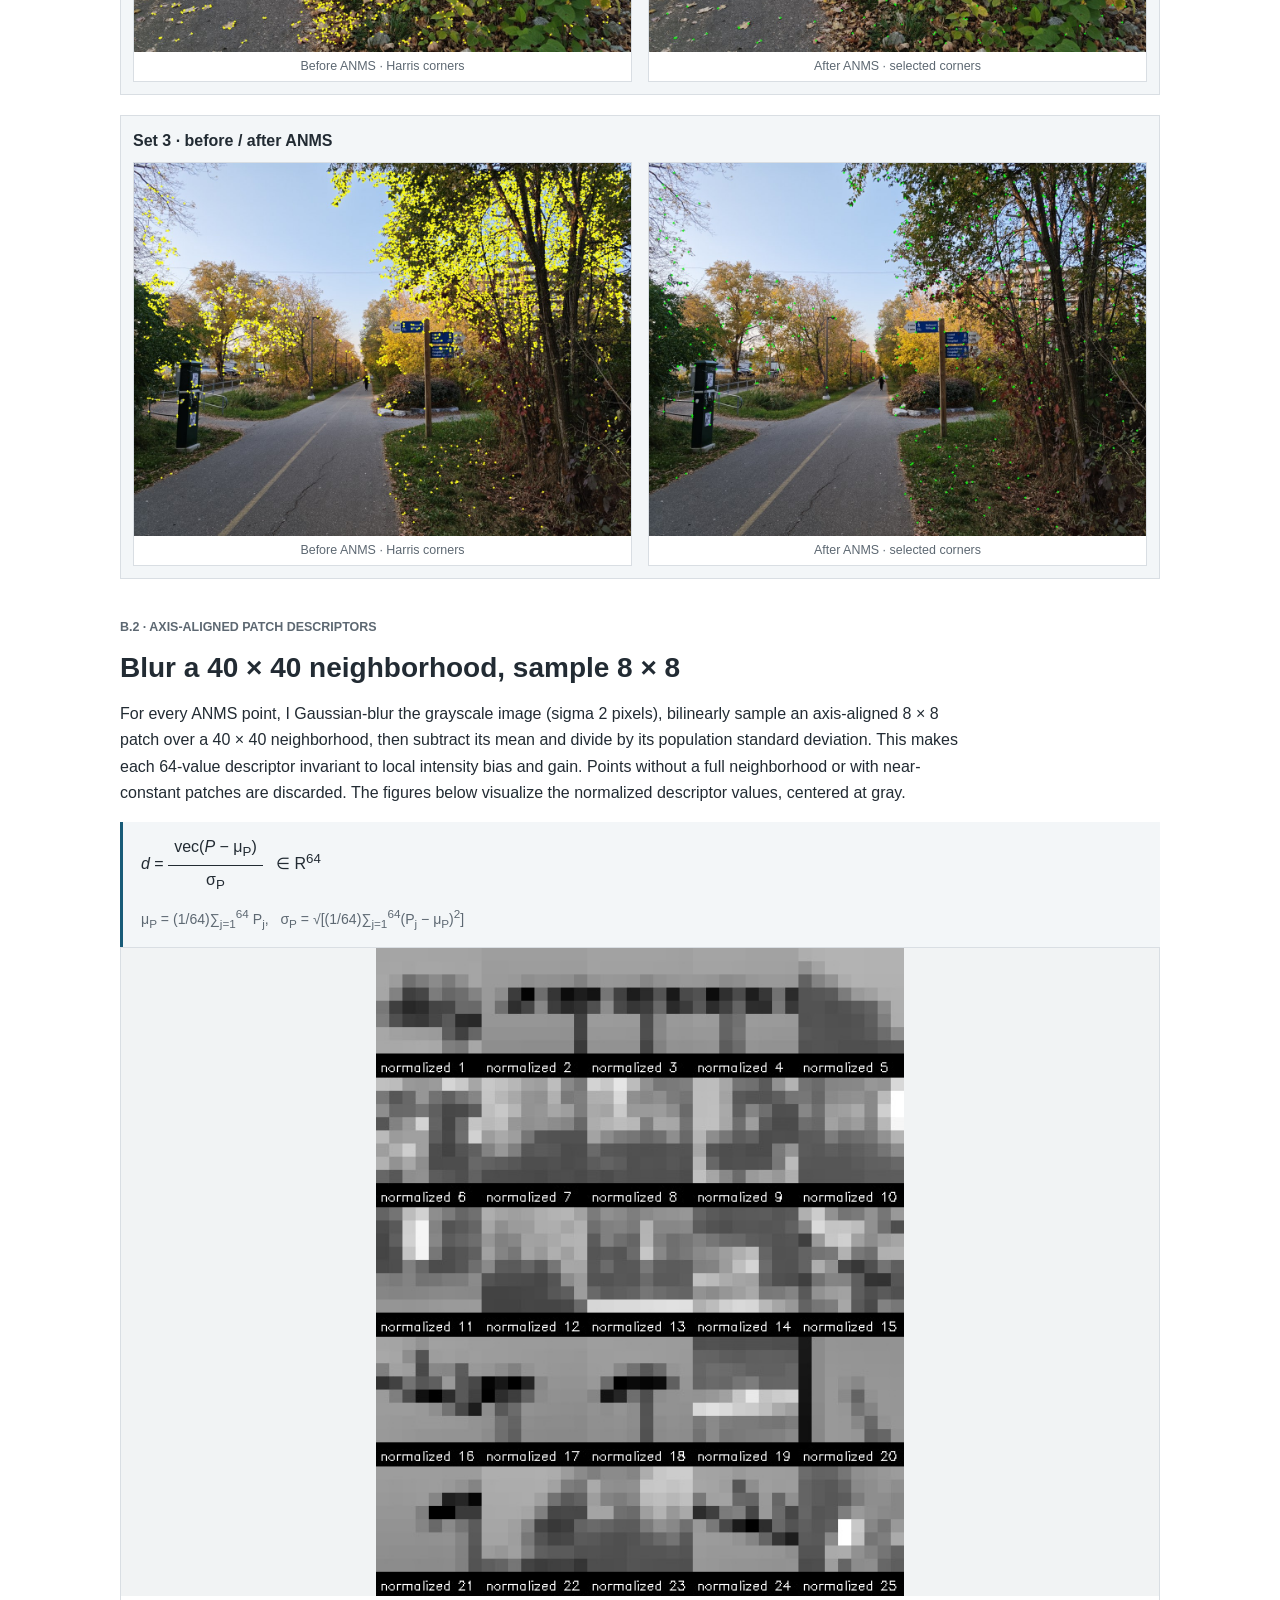
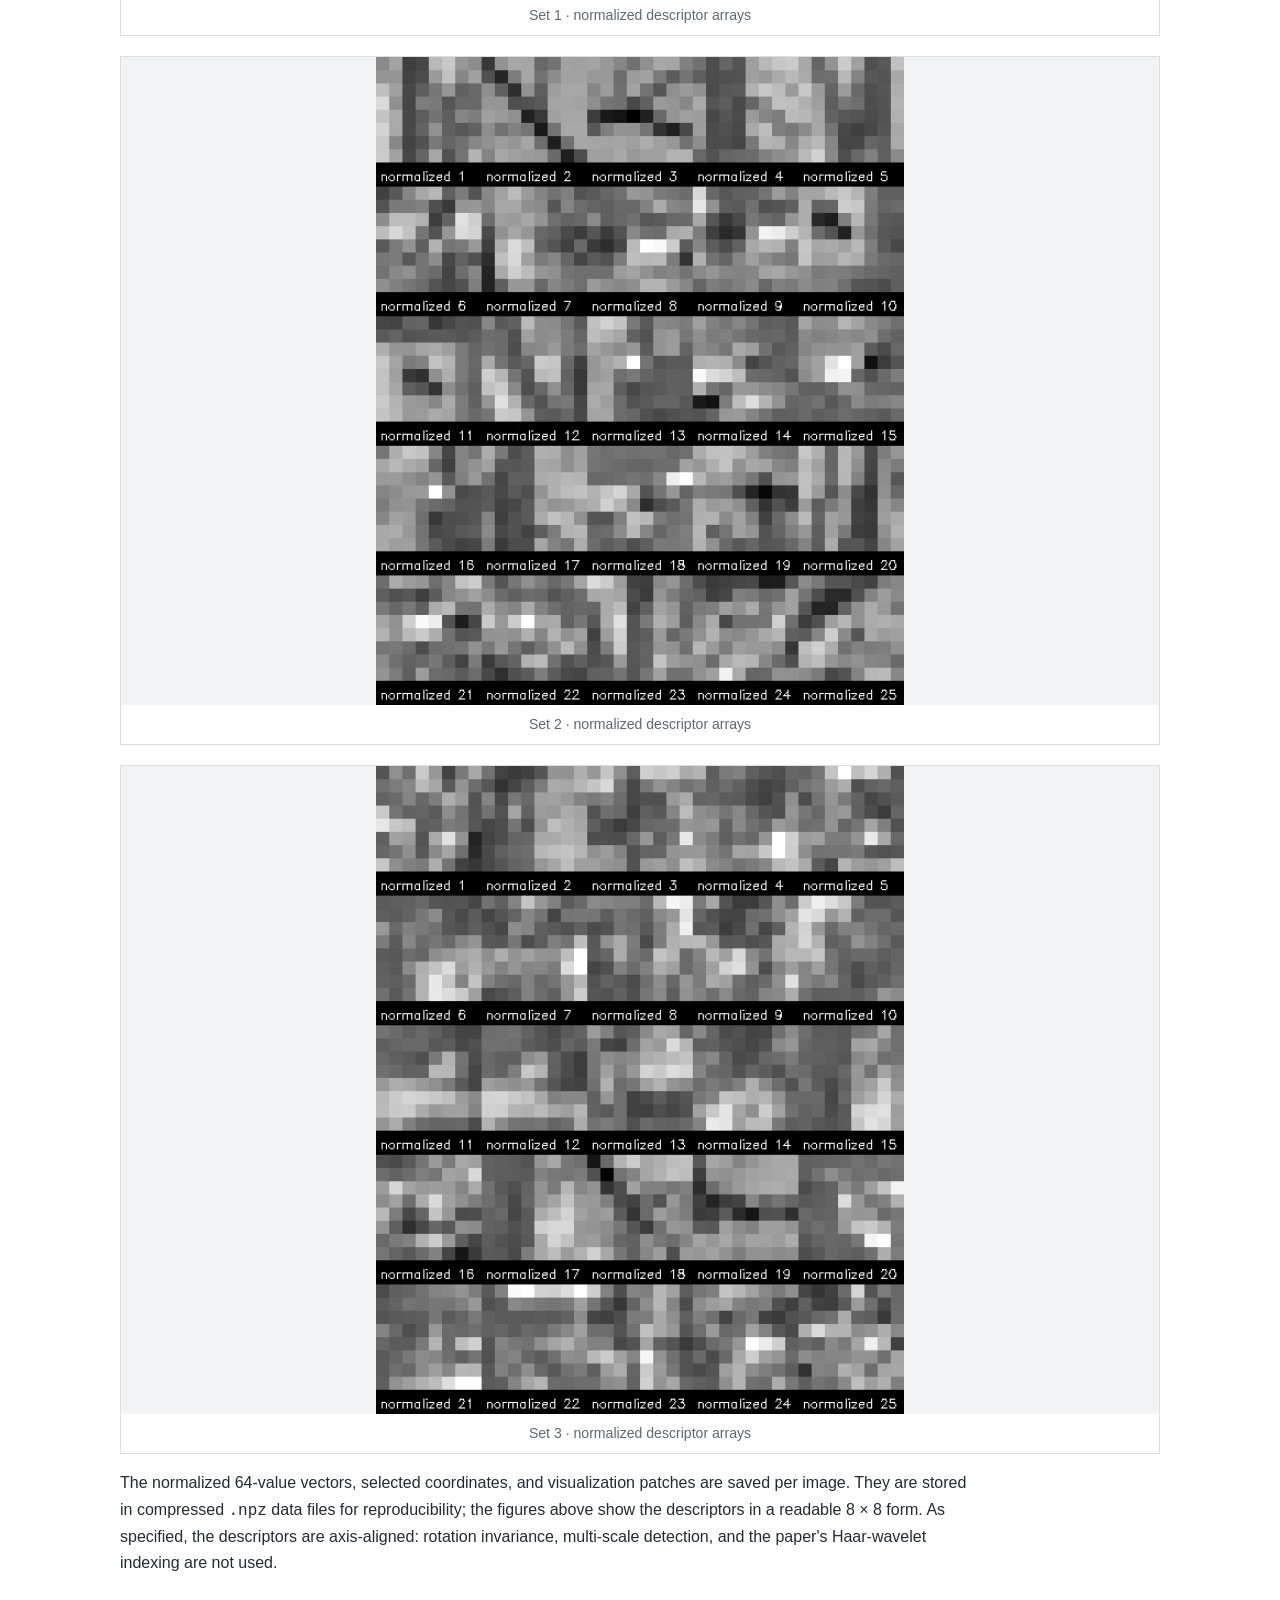
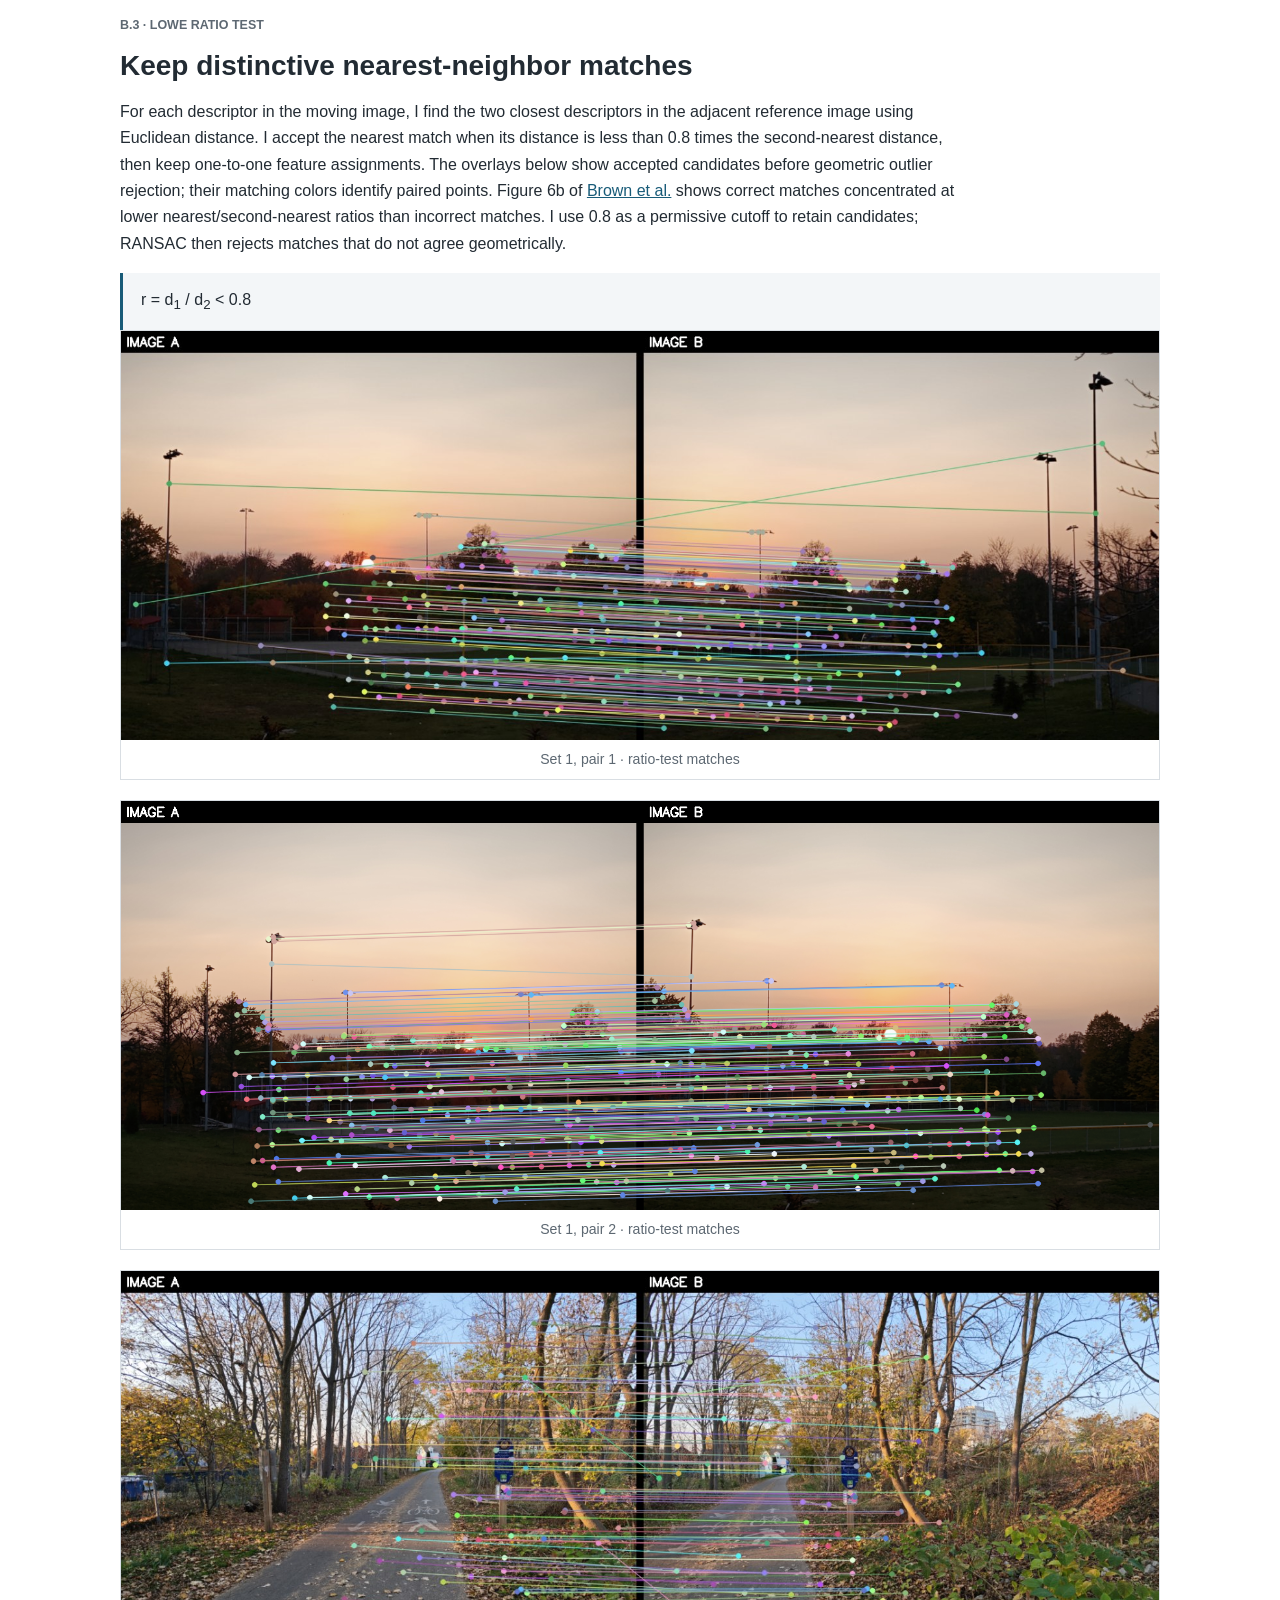
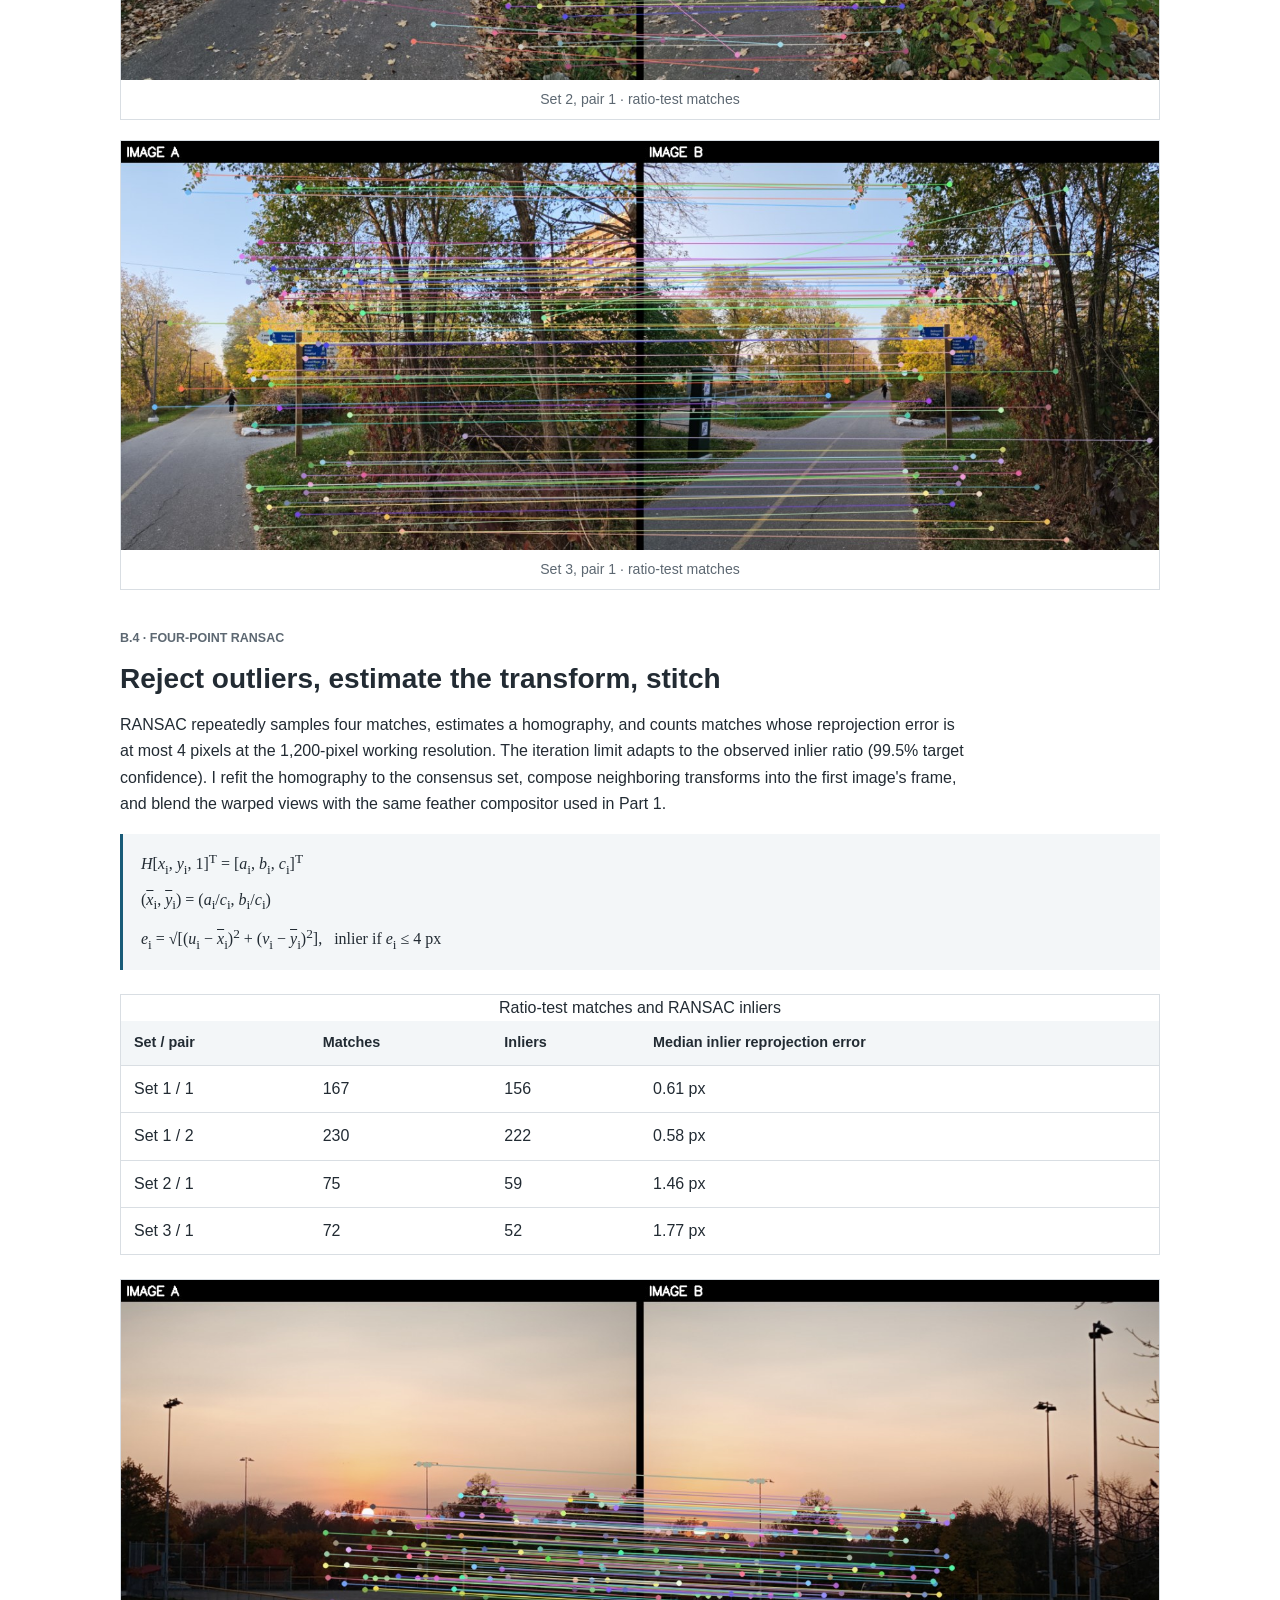
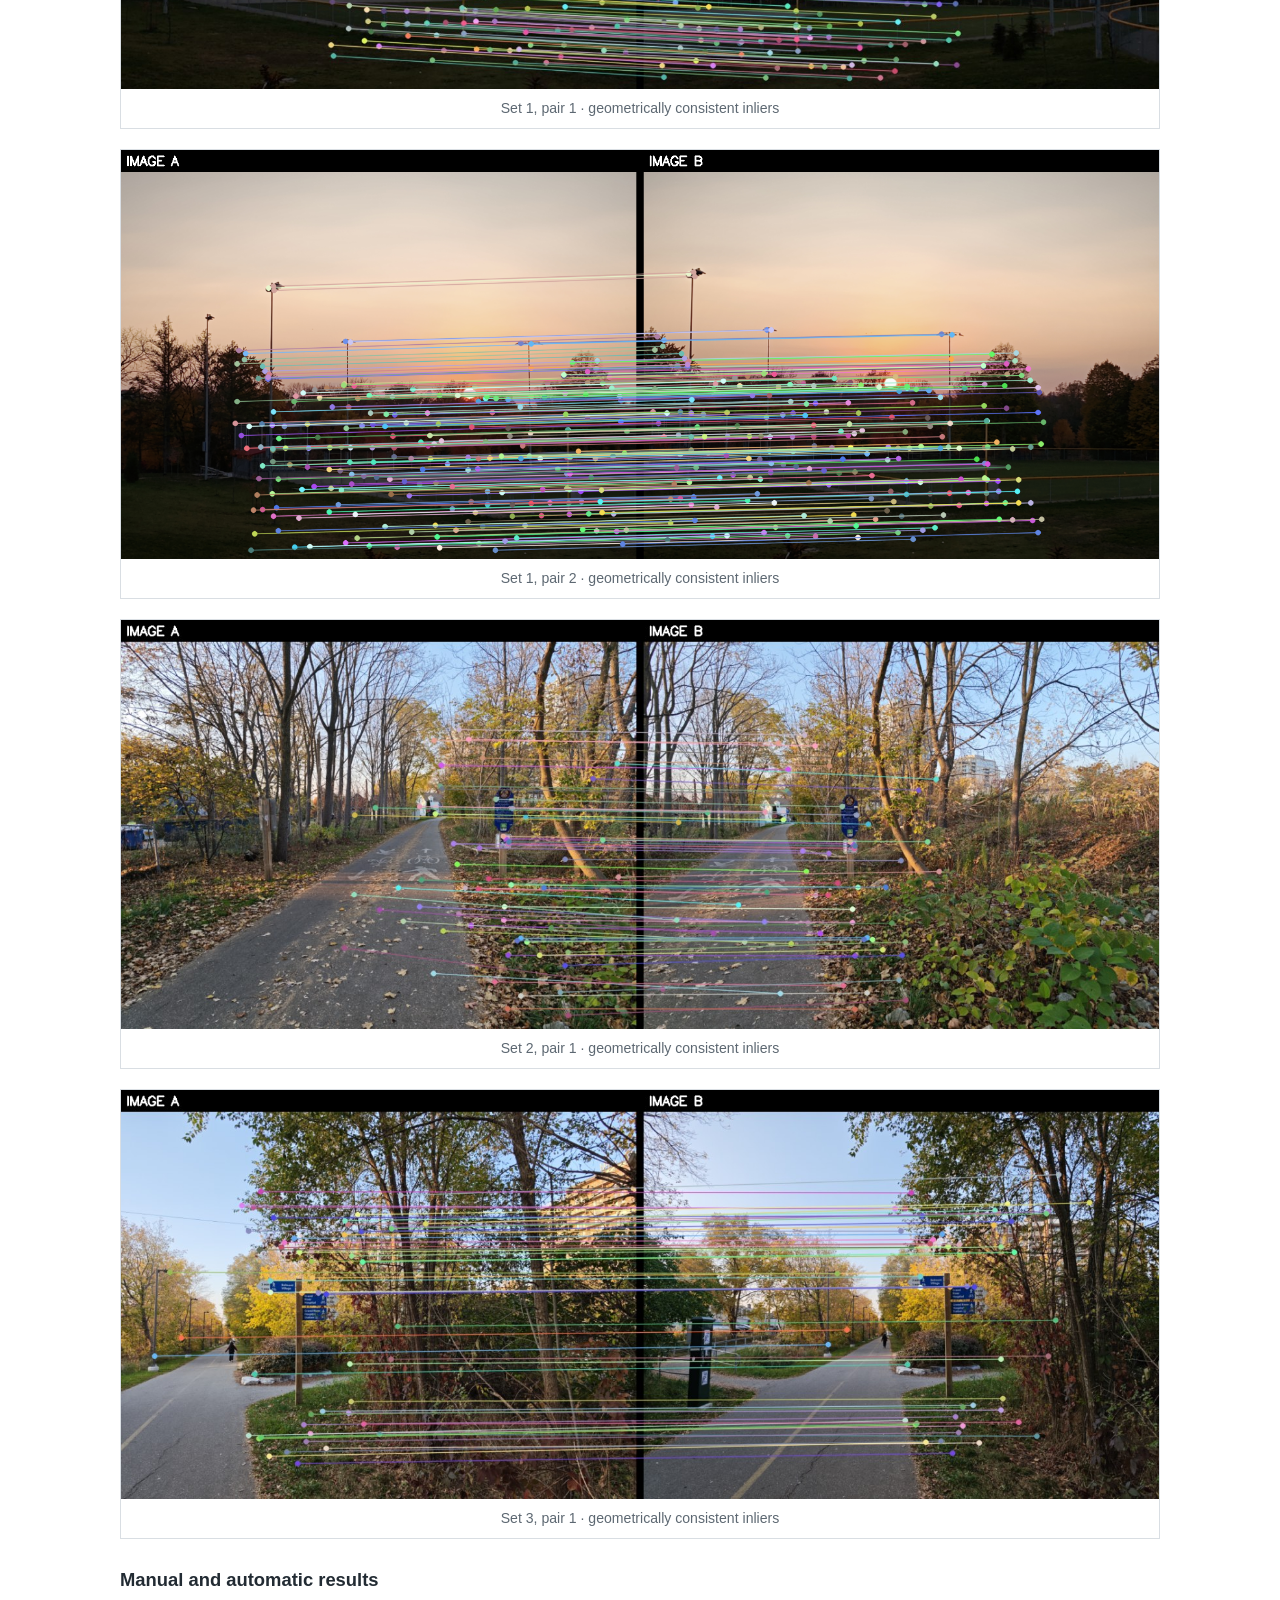
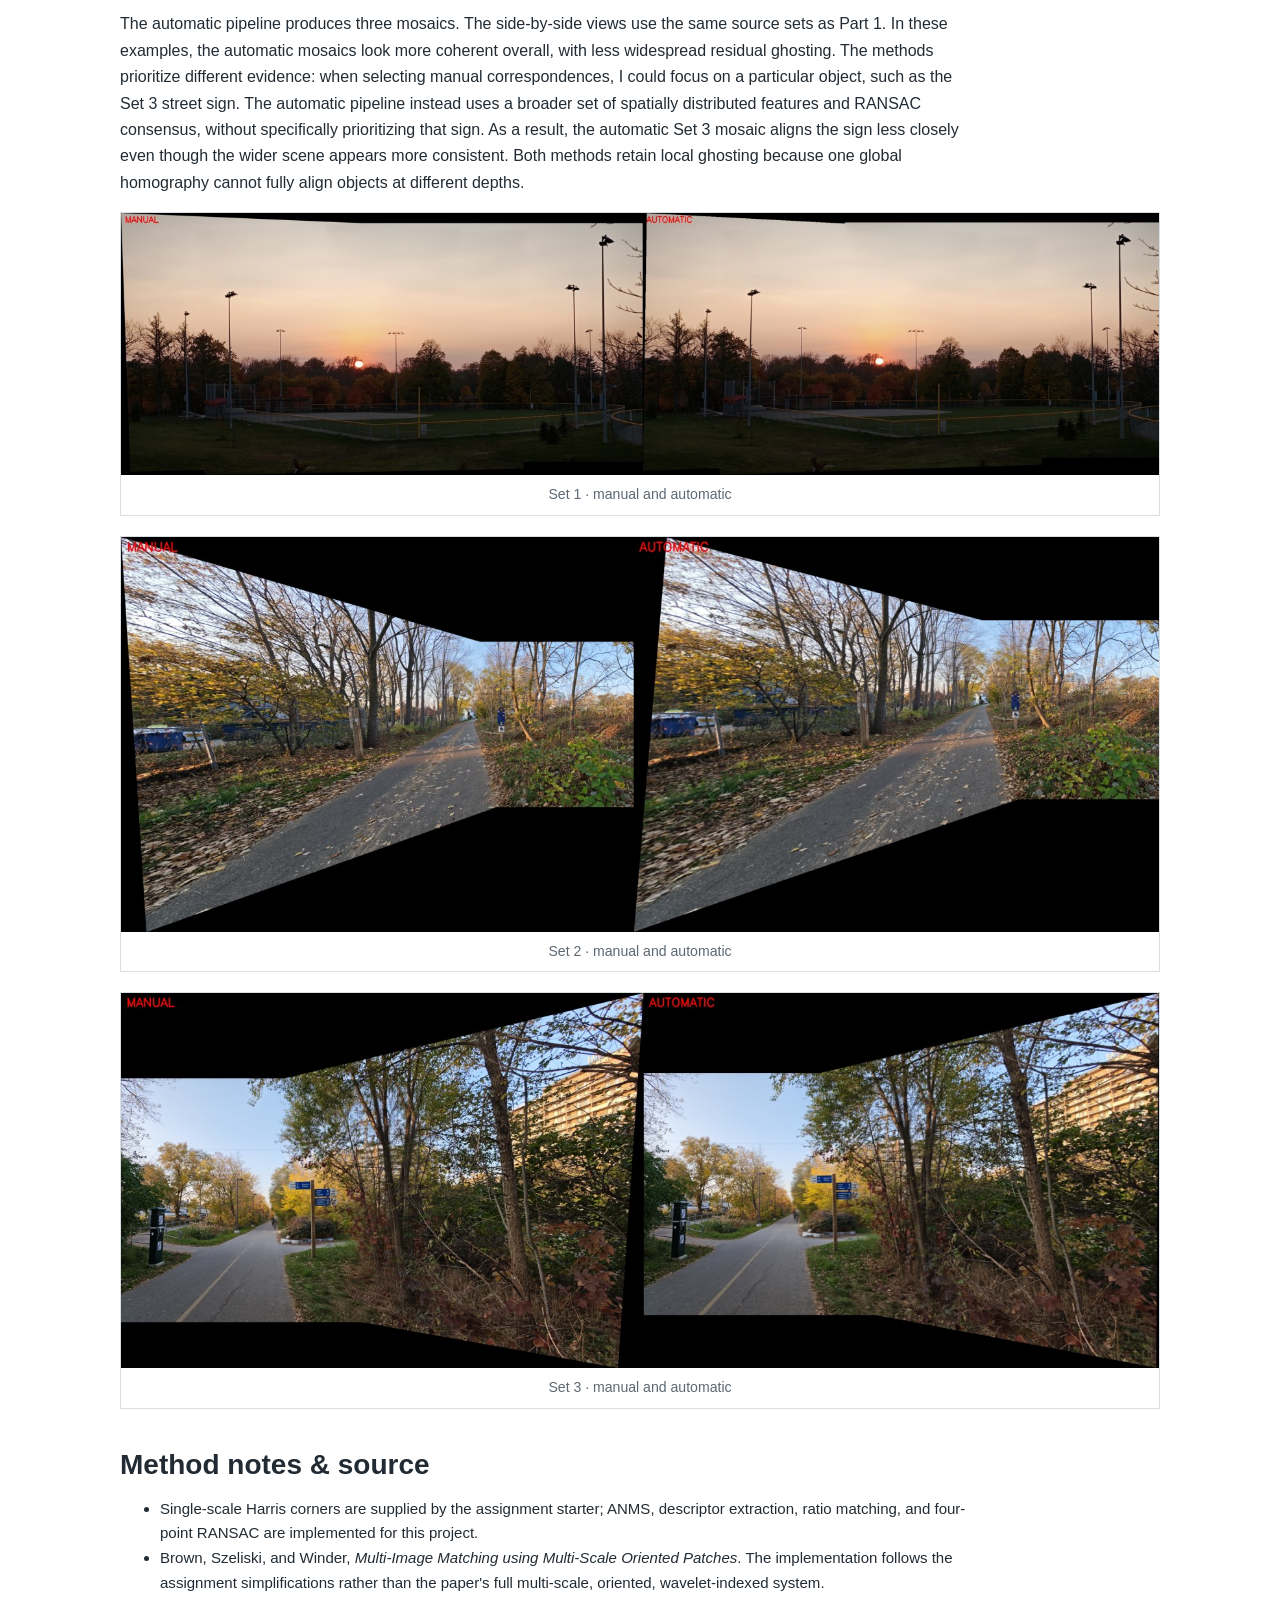
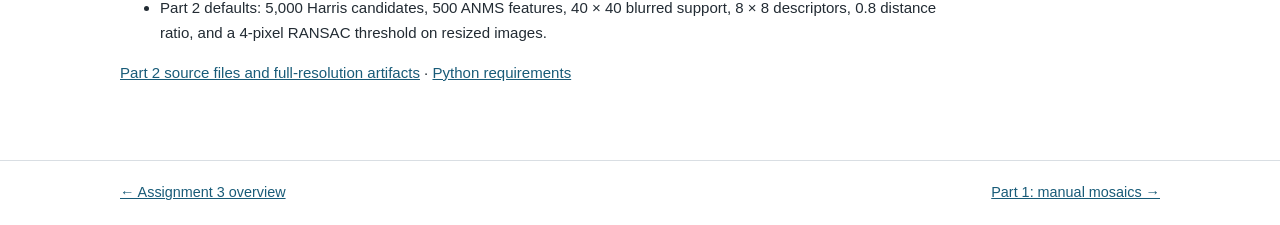
<file: docs/Assignment3/Part2/index.html>
<!doctype html>
<html lang="en">

<head>
    <meta charset="utf-8">
    <meta name="viewport" content="width=device-width, initial-scale=1">
    <meta name="description"
        content="Assignment 3 Part 2: Harris corners, ANMS, normalized patch descriptors, Lowe-ratio matching, and RANSAC panorama stitching.">
    <title>Part 2: Automatic Stitching | SYDE 671 Assignment 3</title>
    <link rel="stylesheet" href="../../style.css">
    <link rel="stylesheet" href="../report.css">
</head>

<body class="assignment-three">
    <header class="site-header">
        <nav class="nav" aria-label="Main navigation">
            <a class="brand" href="../../index.html">SYDE 671 &middot; Portfolio</a>
            <div class="nav-links"><a href="../index.html">Assignment 3</a><a href="../Part1/index.html">Manual
                    mosaics</a><a href="./index.html" aria-current="page">Auto stitching</a></div>
        </nav>
    </header>
    <main class="container report">
        <p class="breadcrumbs"><a href="../../index.html">Home</a> / <a href="../index.html">Assignment 3</a> /
            Part 2</p>
        <header class="report-header">
            <p class="eyebrow">Part 2 &middot; Feature matching</p>
            <h1>Automatic panorama stitching</h1>
            <p class="lead">A simplified MOPS-inspired pipeline replaces hand-clicked correspondences with spatially
                distributed Harris corners, normalized local patches, ratio-test matching, and RANSAC homographies.</p>
        </header>
        <nav class="section-nav" aria-label="Part 2 sections"><a href="#corners">B.1 Corners &amp; ANMS</a><a
                href="#descriptors">B.2 Descriptors</a><a href="#matching">B.3 Matching</a><a href="#ransac">B.4 RANSAC
                &amp; mosaics</a></nav>

        <section class="report-section" id="corners">
            <p class="eyebrow">B.1 &middot; Harris and adaptive suppression</p>
            <h2>Harris corners before and after ANMS</h2>
            <p>The supplied single-scale Harris detector returns up to 5,000 positive-response candidates. Adaptive
                non-maximal suppression (ANMS) gives each point the distance to its nearest sufficiently stronger
                neighbor, using robustness factor 0.9, then retains the 500 largest suppression radii. Unlike selecting
                only the strongest responses, this spreads features across the image and the overlap region.</p>
            <div class="comparison-grid">
                <article class="comparison-item">
                    <h5>Set 1 &middot; before / after ANMS</h5>
                    <div class="comparison-pair">
                        <figure><a href="../results/part2_set1_harris.jpg"><img src="../results/part2_set1_harris.jpg"
                                    alt="Harris corners before ANMS for Set 1" loading="lazy"></a>
                            <figcaption>Before ANMS &middot; Harris corners</figcaption>
                        </figure>
                        <figure><a href="../results/part2_set1_anms.jpg"><img src="../results/part2_set1_anms.jpg"
                                    alt="Harris corners selected by ANMS for Set 1" loading="lazy"></a>
                            <figcaption>After ANMS &middot; selected corners</figcaption>
                        </figure>
                    </div>
                </article>
                <article class="comparison-item">
                    <h5>Set 2 &middot; before / after ANMS</h5>
                    <div class="comparison-pair">
                        <figure><a href="../results/part2_set2_harris.jpg"><img src="../results/part2_set2_harris.jpg"
                                    alt="Harris corners before ANMS for Set 2" loading="lazy"></a>
                            <figcaption>Before ANMS &middot; Harris corners</figcaption>
                        </figure>
                        <figure><a href="../results/part2_set2_anms.jpg"><img src="../results/part2_set2_anms.jpg"
                                    alt="Harris corners selected by ANMS for Set 2" loading="lazy"></a>
                            <figcaption>After ANMS &middot; selected corners</figcaption>
                        </figure>
                    </div>
                </article>
                <article class="comparison-item">
                    <h5>Set 3 &middot; before / after ANMS</h5>
                    <div class="comparison-pair">
                        <figure><a href="../results/part2_set3_harris.jpg"><img src="../results/part2_set3_harris.jpg"
                                    alt="Harris corners before ANMS for Set 3" loading="lazy"></a>
                            <figcaption>Before ANMS &middot; Harris corners</figcaption>
                        </figure>
                        <figure><a href="../results/part2_set3_anms.jpg"><img src="../results/part2_set3_anms.jpg"
                                    alt="Harris corners selected by ANMS for Set 3" loading="lazy"></a>
                            <figcaption>After ANMS &middot; selected corners</figcaption>
                        </figure>
                    </div>
                </article>
            </div>
        </section>

        <section class="report-section" id="descriptors">
            <p class="eyebrow">B.2 &middot; Axis-aligned patch descriptors</p>
            <h2>Blur a 40 &times; 40 neighborhood, sample 8 &times; 8</h2>
            <p>For every ANMS point, I Gaussian-blur the grayscale image (sigma 2 pixels), bilinearly sample an
                axis-aligned 8 &times; 8 patch over a 40 &times; 40 neighborhood, then subtract its mean and divide by
                its population standard deviation. This makes each 64-value descriptor invariant to local intensity
                bias and gain. Points without a full neighborhood or with near-constant patches are discarded. The
                figures below visualize the normalized descriptor values, centered at gray.</p>
            <div class="equation equation-descriptor" role="math"
                aria-label="Descriptor vector is the vectorized 8 by 8 patch after subtracting its mean and dividing by its population standard deviation">
                <div><var>d</var> =
                    <span class="fraction">
                        <span>vec(<var>P</var> &minus; &mu;<sub>P</sub>)</span>
                        <span>&sigma;<sub>P</sub></span>
                    </span>
                    &nbsp; &isin; R<sup>64</sup>
                </div>
                <small>&mu;<sub>P</sub> = (1/64)&sum;<sub>j=1</sub><sup>64</sup> P<sub>j</sub>, &nbsp;
                    &sigma;<sub>P</sub> = &radic;[(1/64)&sum;<sub>j=1</sub><sup>64</sup>(P<sub>j</sub> &minus;
                    &mu;<sub>P</sub>)<sup>2</sup>]</small>
            </div>
            <div class="gallery">
                <figure><a href="../results/part2_set1_descriptors.jpg"><img src="../results/part2_set1_descriptors.jpg"
                            alt="Sample normalized 8 by 8 descriptor arrays for Set 1, with values centered at gray"
                            loading="lazy"></a>
                    <figcaption>Set 1 &middot; normalized descriptor arrays</figcaption>
                </figure>
                <figure><a href="../results/part2_set2_descriptors.jpg"><img src="../results/part2_set2_descriptors.jpg"
                            alt="Sample normalized 8 by 8 descriptor arrays for Set 2, with values centered at gray"
                            loading="lazy"></a>
                    <figcaption>Set 2 &middot; normalized descriptor arrays</figcaption>
                </figure>
                <figure><a href="../results/part2_set3_descriptors.jpg"><img src="../results/part2_set3_descriptors.jpg"
                            alt="Sample normalized 8 by 8 descriptor arrays for Set 3, with values centered at gray"
                            loading="lazy"></a>
                    <figcaption>Set 3 &middot; normalized descriptor arrays</figcaption>
                </figure>
            </div>
            <p>The normalized 64-value vectors, selected coordinates, and visualization patches are saved per image.
                They are stored in compressed <code>.npz</code> data files for reproducibility; the figures above show
                the descriptors in a readable 8 &times; 8 form. As specified, the descriptors are axis-aligned:
                rotation invariance, multi-scale detection, and the paper's Haar-wavelet indexing are not used.</p>
        </section>

        <section class="report-section" id="matching">
            <p class="eyebrow">B.3 &middot; Lowe ratio test</p>
            <h2>Keep distinctive nearest-neighbor matches</h2>
            <p>For each descriptor in the moving image, I find the two closest descriptors in the adjacent reference
                image using Euclidean distance. I accept the nearest match when its distance is less than 0.8 times the
                second-nearest distance, then keep one-to-one feature assignments. The overlays below show accepted
                candidates before geometric outlier rejection; their matching colors identify paired points. Figure 6b
                of <a href="https://cal-cs180.github.io/fa25/hw/proj3/Papers/MOPS.pdf">Brown et al.</a> shows correct
                matches concentrated at lower nearest/second-nearest ratios than incorrect matches. I use 0.8 as a
                permissive cutoff to retain candidates; RANSAC then rejects matches that do not agree geometrically.</p>
            <div class="equation" role="math"
                aria-label="Accept a match when the nearest descriptor distance divided by the second-nearest descriptor distance is below 0.8">
                r = d<sub>1</sub> / d<sub>2</sub> &lt; 0.8
            </div>
            <div class="gallery">
                <figure><a href="../results/part2_set1_matches.jpg"><img src="../results/part2_set1_matches.jpg"
                            alt="Lowe-ratio feature matches between the first two Set 1 images" loading="lazy"></a>
                    <figcaption>Set 1, pair 1 &middot; ratio-test matches</figcaption>
                </figure>
                <figure><a href="../results/part2_set1_pair02_matches.png"><img
                            src="../results/part2_set1_pair02_matches.png"
                            alt="Lowe-ratio feature matches between Set 1 images 2 and 3" loading="lazy"></a>
                    <figcaption>Set 1, pair 2 &middot; ratio-test matches</figcaption>
                </figure>
                <figure><a href="../results/part2_set2_matches.jpg"><img src="../results/part2_set2_matches.jpg"
                            alt="Lowe-ratio feature matches between the Set 2 images" loading="lazy"></a>
                    <figcaption>Set 2, pair 1 &middot; ratio-test matches</figcaption>
                </figure>
                <figure><a href="../results/part2_set3_matches.jpg"><img src="../results/part2_set3_matches.jpg"
                            alt="Lowe-ratio feature matches between the Set 3 images" loading="lazy"></a>
                    <figcaption>Set 3, pair 1 &middot; ratio-test matches</figcaption>
                </figure>
            </div>
        </section>

        <section class="report-section" id="ransac">
            <p class="eyebrow">B.4 &middot; Four-point RANSAC</p>
            <h2>Reject outliers, estimate the transform, stitch</h2>
            <p>RANSAC repeatedly samples four matches, estimates a homography, and counts matches whose reprojection
                error is at most 4 pixels at the 1,200-pixel working resolution. The iteration limit adapts to the
                observed inlier ratio (99.5% target confidence). I refit the homography to the consensus set, compose
                neighboring transforms into the first image's frame, and blend the warped views with the same feather
                compositor used in Part 1.</p>
            <div class="equation equation-derivation" role="math"
                aria-label="Multiply the homogeneous source point by H to get a, b, c. Divide a and b by c to get the predicted destination coordinate. Reprojection error is the Euclidean distance to u, v; an inlier has error at most four pixels.">
                <div><var>H</var>[<var>x</var><sub>i</sub>, <var>y</var><sub>i</sub>, 1]<sup>T</sup> =
                    [<var>a</var><sub>i</sub>, <var>b</var><sub>i</sub>, <var>c</var><sub>i</sub>]<sup>T</sup></div>
                <div>(<span class="math-hat"><var>x</var></span><sub>i</sub>, <span
                        class="math-hat"><var>y</var></span><sub>i</sub>) =
                    (<var>a</var><sub>i</sub>/<var>c</var><sub>i</sub>,
                    <var>b</var><sub>i</sub>/<var>c</var><sub>i</sub>)
                </div>
                <div><var>e</var><sub>i</sub> = &radic;[(<var>u</var><sub>i</sub> &minus; <span
                        class="math-hat"><var>x</var></span><sub>i</sub>)<sup>2</sup> +
                    (<var>v</var><sub>i</sub> &minus; <span
                        class="math-hat"><var>y</var></span><sub>i</sub>)<sup>2</sup>], &nbsp;
                    inlier if <var>e</var><sub>i</sub> &le; 4 px</div>
            </div>
            <div class="table-wrap">
                <table>
                    <caption>Ratio-test matches and RANSAC inliers</caption>
                    <thead>
                        <tr>
                            <th scope="col">Set / pair</th>
                            <th scope="col">Matches</th>
                            <th scope="col">Inliers</th>
                            <th scope="col">Median inlier reprojection error</th>
                        </tr>
                    </thead>
                    <tbody>
                        <tr>
                            <td>Set 1 / 1</td>
                            <td>167</td>
                            <td>156</td>
                            <td>0.61 px</td>
                        </tr>
                        <tr>
                            <td>Set 1 / 2</td>
                            <td>230</td>
                            <td>222</td>
                            <td>0.58 px</td>
                        </tr>
                        <tr>
                            <td>Set 2 / 1</td>
                            <td>75</td>
                            <td>59</td>
                            <td>1.46 px</td>
                        </tr>
                        <tr>
                            <td>Set 3 / 1</td>
                            <td>72</td>
                            <td>52</td>
                            <td>1.77 px</td>
                        </tr>
                    </tbody>
                </table>
            </div>
            <div class="gallery">
                <figure><a href="../results/part2_set1_inliers.jpg"><img src="../results/part2_set1_inliers.jpg"
                            alt="RANSAC inlier matches between the first two Set 1 images" loading="lazy"></a>
                    <figcaption>Set 1, pair 1 &middot; geometrically consistent inliers</figcaption>
                </figure>
                <figure><a href="../results/part2_set1_pair02_inliers.png"><img
                            src="../results/part2_set1_pair02_inliers.png"
                            alt="RANSAC inlier matches between Set 1 images 2 and 3" loading="lazy"></a>
                    <figcaption>Set 1, pair 2 &middot; geometrically consistent inliers</figcaption>
                </figure>
                <figure><a href="../results/part2_set2_inliers.jpg"><img src="../results/part2_set2_inliers.jpg"
                            alt="RANSAC inlier matches between the Set 2 images" loading="lazy"></a>
                    <figcaption>Set 2, pair 1 &middot; geometrically consistent inliers</figcaption>
                </figure>
                <figure><a href="../results/part2_set3_inliers.jpg"><img src="../results/part2_set3_inliers.jpg"
                            alt="RANSAC inlier matches between the Set 3 images" loading="lazy"></a>
                    <figcaption>Set 3, pair 1 &middot; geometrically consistent inliers</figcaption>
                </figure>
            </div>
            <h3>Manual and automatic results</h3>
            <p>The automatic pipeline produces three mosaics. The side-by-side views use the same source sets as Part 1.
                In these examples, the automatic mosaics look more coherent overall, with less widespread residual
                ghosting. The methods prioritize different evidence: when selecting manual correspondences, I could
                focus on a particular object, such as the Set 3 street sign. The automatic pipeline instead uses a
                broader set of spatially distributed features and RANSAC consensus, without specifically prioritizing
                that sign. As a result, the automatic Set 3 mosaic aligns the sign less closely even though the wider
                scene appears more consistent. Both methods retain local ghosting because one global homography cannot
                fully align objects at different depths.</p>
            <div class="gallery">
                <figure><a href="../results/part2_set1_comparison.jpg"><img src="../results/part2_set1_comparison.jpg"
                            alt="Manual and automatic Set 1 mosaics side by side" loading="lazy"></a>
                    <figcaption>Set 1 &middot; manual and automatic</figcaption>
                </figure>
                <figure><a href="../results/part2_set2_comparison.jpg"><img src="../results/part2_set2_comparison.jpg"
                            alt="Manual and automatic Set 2 mosaics side by side" loading="lazy"></a>
                    <figcaption>Set 2 &middot; manual and automatic</figcaption>
                </figure>
                <figure><a href="../results/part2_set3_comparison.jpg"><img src="../results/part2_set3_comparison.jpg"
                            alt="Manual and automatic Set 3 mosaics side by side" loading="lazy"></a>
                    <figcaption>Set 3 &middot; manual and automatic</figcaption>
                </figure>
            </div>
        </section>

        <section class="report-section references" id="references">
            <h2>Method notes &amp; source</h2>
            <ul>
                <li>Single-scale Harris corners are supplied by the assignment starter; ANMS, descriptor extraction,
                    ratio matching, and four-point RANSAC are implemented for this project.</li>
                <li>Brown, Szeliski, and Winder, <cite>Multi-Image Matching using Multi-Scale Oriented Patches</cite>.
                    The implementation follows the assignment simplifications rather than the paper's full multi-scale,
                    oriented, wavelet-indexed system.</li>
                <li>Part 2 defaults: 5,000 Harris candidates, 500 ANMS features, 40 &times; 40 blurred support,
                    8 &times; 8 descriptors, 0.8 distance ratio, and a 4-pixel RANSAC threshold on resized images.</li>
            </ul>
            <p><a href="https://github.com/n-zhao12/SYDE671-assignments/tree/main/Assignment3/Part2">Part 2 source
                    files and full-resolution artifacts</a> &middot;
                <a href="https://github.com/n-zhao12/SYDE671-assignments/blob/main/Assignment3/requirements.txt">Python
                    requirements</a>
            </p>
        </section>
    </main>
    <footer class="site-footer">
        <div class="container"><a href="../index.html">&larr; Assignment 3 overview</a><a
                href="../Part1/index.html">Part 1: manual mosaics &rarr;</a></div>
    </footer>
    <script src="../image-links.js" defer></script>
</body>

</html>
</file>
<file: docs/style.css>
:root {
    --ink: #222b33;
    --muted: #5d6872;
    --paper: #ffffff;
    --card: #ffffff;
    --line: #d9dee3;
    --accent: #185b78;
    --soft: #f3f6f8;
}

* {
    box-sizing: border-box;
}

html {
    scroll-behavior: smooth;
}

body {
    margin: 0;
    background: var(--paper);
    color: var(--ink);
    font: 16px/1.65 Arial, Helvetica, sans-serif;
}

a {
    color: var(--accent);
}

a:hover {
    color: #103e53;
}

.site-header {
    border-bottom: 1px solid var(--line);
}

.nav,
.container {
    width: min(1040px, calc(100% - 40px));
    margin: 0 auto;
}

.nav {
    min-height: 60px;
    display: flex;
    align-items: center;
    justify-content: space-between;
    gap: 20px;
}

.brand {
    color: var(--ink);
    font-weight: 700;
    text-decoration: none;
}

.nav-links {
    display: flex;
    flex-wrap: wrap;
    gap: 18px;
}

.nav-links a {
    font-size: .94rem;
    text-decoration: none;
}

.container {
    padding: 38px 0 60px;
}

.hero {
    padding: 32px;
    border: 1px solid var(--line);
    background: var(--soft);
}

.eyebrow,
.number {
    color: var(--muted);
    font-size: .78rem;
    font-weight: 700;
    letter-spacing: .07em;
    text-transform: uppercase;
}

.hero h1 {
    max-width: 780px;
    margin: 0;
    font-size: clamp(2rem, 5vw, 3.2rem);
    line-height: 1.15;
}

.hero p {
    max-width: 700px;
    color: var(--muted);
}

.hero-actions {
    display: flex;
    flex-wrap: wrap;
    gap: 10px;
    margin-top: 20px;
}

.button {
    display: inline-block;
    padding: 8px 13px;
    border: 1px solid var(--accent);
    border-radius: 3px;
    color: #fff;
    background: var(--accent);
    font-weight: 700;
    text-decoration: none;
}

.button:hover {
    color: #fff;
    background: #103e53;
}

.button.secondary {
    color: var(--accent);
    background: transparent;
}

.button.secondary:hover {
    color: #103e53;
    background: #e8eef1;
}

.section {
    margin-top: 38px;
}

.section-heading {
    max-width: 760px;
    margin-bottom: 18px;
}

.section-heading h2 {
    margin: 0 0 6px;
    font-size: 1.75rem;
    line-height: 1.25;
}

.section-heading p,
.muted {
    color: var(--muted);
}

.grid {
    display: grid;
    grid-template-columns: repeat(auto-fit, minmax(min(100%, 260px), 1fr));
    gap: 14px;
}

.card {
    padding: 20px;
    border: 1px solid var(--line);
    background: var(--card);
}

.card h2,
.card h3 {
    margin: 0 0 8px;
}

.card p:last-child {
    margin-bottom: 0;
}

.card-link {
    display: block;
    color: inherit;
    text-decoration: none;
}

.card-link:hover {
    border-color: #8998a3;
    background: #fafcfd;
}

.card-link h2,
.card-link h3 {
    color: var(--accent);
}

.number {
    color: var(--muted);
}

.tag {
    color: var(--accent);
    font-weight: 700;
}

.callout {
    padding: 15px 18px;
    border-left: 3px solid var(--accent);
    background: var(--soft);
}

.callout p {
    margin: 0;
}

.table-wrap {
    overflow-x: auto;
    border: 1px solid var(--line);
}

table {
    width: 100%;
    min-width: 520px;
    border-collapse: collapse;
}

th,
td {
    padding: 10px 13px;
    border-bottom: 1px solid var(--line);
    text-align: left;
}

th {
    background: var(--soft);
    font-size: .9rem;
}

tr:last-child td {
    border-bottom: 0;
}

.gallery {
    display: grid;
    grid-template-columns: repeat(auto-fill, minmax(min(100%, 230px), 1fr));
    gap: 12px;
}

.gallery figure {
    margin: 0;
    overflow: hidden;
    border: 1px solid var(--line);
    background: #fff;
}

.gallery img {
    display: block;
    width: 100%;
    aspect-ratio: 4 / 3;
    object-fit: contain;
    background: #f1f3f4;
}

.gallery figcaption {
    padding: 8px 10px;
    color: var(--muted);
    font-size: .88rem;
    text-align: center;
}

.comparison-grid {
    display: grid;
    grid-template-columns: repeat(auto-fit, minmax(min(100%, 290px), 1fr));
    gap: 14px;
}

.comparison-item {
    min-width: 0;
    padding: 12px;
    border: 1px solid var(--line);
    background: var(--soft);
}

.comparison-item h5 {
    margin: 0 0 8px;
    font-size: 1rem;
}

.comparison-pair {
    display: grid;
    grid-template-columns: repeat(2, minmax(0, 1fr));
    gap: 8px;
}

.comparison-pair figure {
    min-width: 0;
    margin: 0;
    border: 1px solid var(--line);
    background: #fff;
}

.comparison-pair img {
    display: block;
    width: 100%;
    aspect-ratio: 4 / 3;
    object-fit: contain;
    background: #f1f3f4;
}

.comparison-pair figcaption {
    padding: 6px;
    color: var(--muted);
    font-size: .78rem;
    line-height: 1.35;
    text-align: center;
}

.comparison-pair a:focus-visible {
    outline: 3px solid var(--accent);
    outline-offset: 2px;
}

.detail-zoom {
    margin-top: 10px;
    font-size: .86rem;
}

.detail-zoom summary {
    color: var(--accent);
    cursor: pointer;
    font-weight: 700;
}

.zoom-pair {
    display: grid;
    grid-template-columns: repeat(2, minmax(0, 1fr));
    gap: 8px;
    margin-top: 8px;
}

.zoom-pair figure {
    min-width: 0;
    margin: 0;
    overflow: hidden;
    border: 1px solid var(--line);
    background: #fff;
}

.zoom-frame {
    aspect-ratio: 4 / 3;
    overflow: hidden;
    background: #f1f3f4;
}

.zoom-frame img {
    display: block;
    width: 300%;
    height: 300%;
    max-width: none;
    object-fit: cover;
    transform: translate(-33.333%, -33.333%);
}

.zoom-pair figcaption {
    padding: 6px;
    color: var(--muted);
    font-size: .78rem;
    line-height: 1.35;
    text-align: center;
}

.placeholder {
    min-height: 140px;
    display: grid;
    place-items: center;
    padding: 18px;
    border: 1px dashed #aeb8bf;
    color: var(--muted);
    background: #fafbfc;
    text-align: center;
}

.breadcrumbs {
    margin-bottom: 18px;
    color: var(--muted);
    font-size: .9rem;
}

.breadcrumbs a {
    text-decoration: none;
}

.site-footer {
    padding: 20px 0;
    border-top: 1px solid var(--line);
    color: var(--muted);
    font-size: .9rem;
}

.site-footer .container {
    padding-top: 0;
    padding-bottom: 0;
}

@media (max-width: 600px) {
    .nav {
        align-items: flex-start;
        flex-direction: column;
        justify-content: center;
        padding: 12px 0;
    }

    .nav-links {
        gap: 12px;
    }

    .container {
        width: calc(100% - 28px);
        padding-top: 26px;
    }

    .hero {
        padding: 22px;
    }
}
</file>
<file: docs/Assignment2/report.css>
.assignment-two {
    letter-spacing: 0;
}

.assignment-two h1,
.assignment-two h2 {
    font-family: inherit;
    font-weight: 700;
    letter-spacing: 0;
}

.assignment-two h1 {
    max-width: 780px;
    margin: 0;
    font-size: 3.2rem;
    line-height: 1.15;
    overflow-wrap: anywhere;
}

.assignment-two h2 {
    margin: 0 0 6px;
    font-size: 1.75rem;
    line-height: 1.25;
}

.assignment-two h3 {
    margin: 26px 0 10px;
    font-size: 1.15rem;
}

.assignment-two .eyebrow {
    letter-spacing: 0;
    color: var(--muted);
}

.report-header {
    padding: 32px;
    border: 1px solid var(--line);
    background: var(--soft);
}

.report-header .lead {
    max-width: 700px;
    color: var(--muted);
    font-size: 1rem;
}

.section-nav {
    display: flex;
    flex-wrap: wrap;
    gap: 10px 24px;
    padding: 16px 0;
    margin: 6px 0 32px;
    border-block: 1px solid var(--line);
}

.section-nav a,
.assignment-two .text-link {
    font-weight: 700;
    text-decoration: none;
}

.report-section {
    margin-top: 38px;
    scroll-margin-top: 24px;
}

.report-section>p,
.report-section>ul {
    max-width: 850px;
}

.result {
    min-width: 0;
    margin: 24px 0 32px;
}

.result img {
    display: block;
    width: 100%;
    height: auto;
    background: #fff;
}

.result figcaption {
    padding: 10px 0;
    max-width: 920px;
    color: var(--muted);
    font-size: .9rem;
    line-height: 1.55;
}

.result.portrait {
    max-width: 650px;
    margin-inline: auto;
}

.overview-result {
    max-width: 850px;
}

.part-links {
    display: grid;
    grid-template-columns: repeat(2, minmax(0, 1fr));
    gap: 14px;
    margin-top: 38px;
}

.part-links>a {
    padding: 20px;
    border: 1px solid var(--line);
    background: var(--card);
    color: inherit;
    text-decoration: none;
}

.part-links>a:hover {
    border-color: #8998a3;
    background: #fafcfd;
}

.part-links h2 {
    color: var(--accent);
    font-size: 1.5rem;
    margin: 8px 0;
}

.part-links p {
    color: var(--muted);
}

.equation {
    padding: 14px 18px;
    border-left: 3px solid var(--accent);
    background: var(--soft);
    overflow-x: auto;
    font-family: inherit;
    font-size: 1rem;
}

.assignment-two pre {
    max-width: 100%;
    overflow-x: auto;
    padding: 20px;
    border: 1px solid var(--line);
    background: var(--soft);
    font-size: .85rem;
    line-height: 1.6;
    tab-size: 4;
}

.assignment-two code {
    font-family: Consolas, "Liberation Mono", monospace;
    overflow-wrap: anywhere;
}

.assignment-two pre code {
    overflow-wrap: normal;
}

.assignment-two details {
    margin: 20px 0;
    border-block: 1px solid var(--line);
    padding: 14px 0;
}

.assignment-two summary {
    cursor: pointer;
    color: var(--accent);
    font-weight: 700;
}

.assignment-two .table-wrap {
    margin: 24px 0;
}

.assignment-two a:focus-visible,
.assignment-two summary:focus-visible {
    outline: 3px solid var(--accent);
    outline-offset: 4px;
}

.assignment-two .site-footer .container {
    display: flex;
    flex-wrap: wrap;
    justify-content: space-between;
    gap: 16px;
}

.references {
    font-size: .94rem;
}

@media (max-width: 600px) {
    .report-header {
        padding: 22px;
    }

    .assignment-two h1 {
        font-size: 2rem;
    }

    .assignment-two h2 {
        font-size: 1.75rem;
    }

    .part-links {
        grid-template-columns: minmax(0, 1fr);
        gap: 8px;
    }

    .section-nav {
        gap: 10px 18px;
    }
}

@media print {

    .assignment-two .site-header,
    .assignment-two .section-nav,
    .assignment-two .site-footer {
        display: none;
    }

    .assignment-two .report {
        width: 100%;
    }

    .assignment-two figure {
        break-inside: avoid;
    }
}
</file>
<file: docs/Assignment3/report.css>
.assignment-three {
    letter-spacing: 0;
}

.assignment-three h1,
.assignment-three h2 {
    font-family: inherit;
    font-weight: 700;
    letter-spacing: 0;
}

.assignment-three h1 {
    max-width: 780px;
    margin: 0;
    font-size: 3.2rem;
    line-height: 1.15;
    overflow-wrap: anywhere;
}

.assignment-three h2 {
    margin: 0 0 6px;
    font-size: 1.75rem;
    line-height: 1.25;
}

.assignment-three h3 {
    margin: 26px 0 10px;
    font-size: 1.15rem;
}

.assignment-three .eyebrow {
    letter-spacing: 0;
    color: var(--muted);
}

.report-header {
    padding: 32px;
    border: 1px solid var(--line);
    background: var(--soft);
}

.report-header .lead {
    max-width: 700px;
    color: var(--muted);
    font-size: 1rem;
}

.section-nav {
    display: flex;
    flex-wrap: wrap;
    gap: 10px 24px;
    padding: 16px 0;
    margin: 6px 0 32px;
    border-block: 1px solid var(--line);
}

.section-nav a,
.assignment-three .text-link {
    font-weight: 700;
    text-decoration: none;
}

.report-section {
    margin-top: 38px;
    scroll-margin-top: 24px;
}

.report-section>p,
.report-section>ul {
    max-width: 850px;
}

.result {
    min-width: 0;
    margin: 24px 0 32px;
}

.result img {
    display: block;
    width: 100%;
    height: auto;
    background: #fff;
}

.result figcaption {
    padding: 10px 0;
    max-width: 920px;
    color: var(--muted);
    font-size: .9rem;
    line-height: 1.55;
}

.result.portrait {
    max-width: 650px;
    margin-inline: auto;
}

.feather-template {
    max-width: 480px;
    margin-inline: auto;
}

.assignment-three .gallery {
    grid-template-columns: minmax(0, 1fr);
    gap: 20px;
}

.assignment-three .gallery img {
    aspect-ratio: auto;
    max-height: min(72vh, 720px);
    object-fit: contain;
}

.assignment-three .gallery figure a,
.assignment-three .comparison-pair figure a {
    cursor: zoom-in;
}

.assignment-three .comparison-grid {
    grid-template-columns: minmax(0, 1fr);
    gap: 20px;
}

.assignment-three .comparison-pair {
    align-items: start;
    gap: 16px;
}

.assignment-three .comparison-pair-vertical {
    grid-template-columns: minmax(0, 1fr);
}

.assignment-three .comparison-pair img {
    aspect-ratio: auto;
    max-height: min(68vh, 640px);
    object-fit: contain;
}

.part-links {
    display: grid;
    grid-template-columns: repeat(2, minmax(0, 1fr));
    gap: 14px;
    margin-top: 38px;
}

.part-links>a {
    padding: 20px;
    border: 1px solid var(--line);
    background: var(--card);
    color: inherit;
    text-decoration: none;
}

.part-links>a:hover {
    border-color: #8998a3;
    background: #fafcfd;
}

.part-links h2 {
    color: var(--accent);
    font-size: 1.5rem;
    margin: 8px 0;
}

.part-links p {
    color: var(--muted);
}

.equation {
    padding: 14px 18px;
    border-left: 3px solid var(--accent);
    background: var(--soft);
    overflow-x: auto;
    font-family: inherit;
    font-size: 1rem;
}

.matrix-system {
    max-width: 100%;
    margin: 22px 0 26px;
    padding: 16px 18px;
    border-left: 3px solid var(--accent);
    background: var(--soft);
}

.matrix-system-title,
.matrix-system-caption {
    margin: 0 0 12px;
    color: var(--muted);
    font-size: .92rem;
}

.matrix-equation {
    display: flex;
    align-items: center;
    gap: 12px;
    width: max-content;
    max-width: 100%;
    overflow-x: auto;
    padding: 3px 4px 10px;
    color: var(--ink);
    font-family: "Cambria Math", Cambria, Georgia, serif;
    font-size: 1.05rem;
}

.matrix-name,
.matrix-operator {
    flex: 0 0 auto;
    font-size: 1.1rem;
}

.matrix-bracket {
    position: relative;
    flex: 0 0 auto;
    padding: 8px 10px;
}

.matrix-bracket::before,
.matrix-bracket::after {
    position: absolute;
    top: 4px;
    bottom: 4px;
    width: 7px;
    content: "";
}

.matrix-bracket::before {
    left: 0;
    border: 1.5px solid var(--ink);
    border-right: 0;
}

.matrix-bracket::after {
    right: 0;
    border: 1.5px solid var(--ink);
    border-left: 0;
}

.matrix-rows {
    display: grid;
    grid-template-columns: repeat(8, max-content);
    gap: 7px 12px;
    align-items: center;
    text-align: center;
    white-space: nowrap;
}

.matrix-3x3 .matrix-rows {
    grid-template-columns: repeat(3, max-content);
    gap: 7px 14px;
}

.vector-rows {
    display: grid;
    grid-auto-rows: minmax(19px, auto);
    gap: 1px;
    justify-items: center;
    align-items: center;
    min-width: 30px;
    white-space: nowrap;
}

.matrix-system-caption {
    margin: 6px 0 8px;
}

.numeric-example {
    margin-top: 32px;
}

.matrix-denormalization {
    display: inline-block;
    margin: 0;
    padding: 0;
    border-left: 0;
    background: transparent;
}

.equation-average {
    display: flex;
    flex-wrap: wrap;
    align-items: center;
    gap: 8px;
}

.equation-descriptor {
    display: grid;
    justify-items: start;
    gap: 10px;
}

.equation-descriptor small {
    color: var(--muted);
    font-size: .88rem;
}

.equation-derivation {
    display: grid;
    gap: 7px;
    color: var(--ink);
    font-family: "Cambria Math", Cambria, Georgia, serif;
}

.equation-derivation>div {
    white-space: nowrap;
}

.math-hat {
    text-decoration: overline;
    text-decoration-thickness: 1px;
}

.numeric-system-scroll {
    max-width: 100%;
    margin: 18px 0;
    overflow-x: auto;
    border: 1px solid var(--line);
}

.numeric-system-table {
    min-width: 920px;
    table-layout: fixed;
    font-family: Consolas, "Liberation Mono", monospace;
    font-size: .78rem;
    line-height: 1.35;
}

.numeric-system-table th,
.numeric-system-table td {
    padding: 8px 7px;
    text-align: right;
    white-space: nowrap;
    font-variant-numeric: tabular-nums;
}

.numeric-system-table th:first-child {
    width: 78px;
    text-align: left;
}

.numeric-system-table caption {
    padding: 10px;
    color: var(--muted);
    font-family: inherit;
    font-size: .88rem;
    text-align: left;
}

.homography-matrix {
    display: inline-block;
    min-width: 0;
    margin: 8px 0 16px;
    font-size: .9rem;
}

.fraction {
    display: inline-grid;
    grid-template-rows: auto auto;
    align-items: center;
    vertical-align: middle;
    text-align: center;
    line-height: 1.35;
}

.fraction>span:first-child {
    padding: 0 6px 3px;
    border-bottom: 1px solid currentColor;
}

.fraction>span:last-child {
    padding: 3px 6px 0;
}

.assignment-three pre {
    max-width: 100%;
    overflow-x: auto;
    padding: 20px;
    border: 1px solid var(--line);
    background: var(--soft);
    font-size: .85rem;
    line-height: 1.6;
    tab-size: 4;
}

.assignment-three code {
    font-family: Consolas, "Liberation Mono", monospace;
    overflow-wrap: anywhere;
}

.assignment-three pre code {
    overflow-wrap: normal;
}

.assignment-three .table-wrap {
    margin: 24px 0;
}

.assignment-three a:focus-visible,
.assignment-three summary:focus-visible {
    outline: 3px solid var(--accent);
    outline-offset: 4px;
}

.assignment-three .site-footer .container {
    display: flex;
    flex-wrap: wrap;
    justify-content: space-between;
    gap: 16px;
}

.references {
    font-size: .94rem;
}

@media (max-width: 600px) {
    .report-header {
        padding: 22px;
    }

    .assignment-three h1 {
        font-size: 2rem;
    }

    .assignment-three h2 {
        font-size: 1.75rem;
    }

    .part-links {
        grid-template-columns: minmax(0, 1fr);
        gap: 8px;
    }

    .section-nav {
        gap: 10px 18px;
    }

    .assignment-three .comparison-pair {
        grid-template-columns: minmax(0, 1fr);
    }

    .matrix-system {
        padding: 14px 12px;
    }

    .matrix-equation {
        max-width: calc(100vw - 72px);
        gap: 9px;
    }

}

@media print {

    .assignment-three .site-header,
    .assignment-three .section-nav,
    .assignment-three .site-footer {
        display: none;
    }

    .assignment-three .report {
        width: 100%;
    }

    .assignment-three figure {
        break-inside: avoid;
    }
}
</file>
